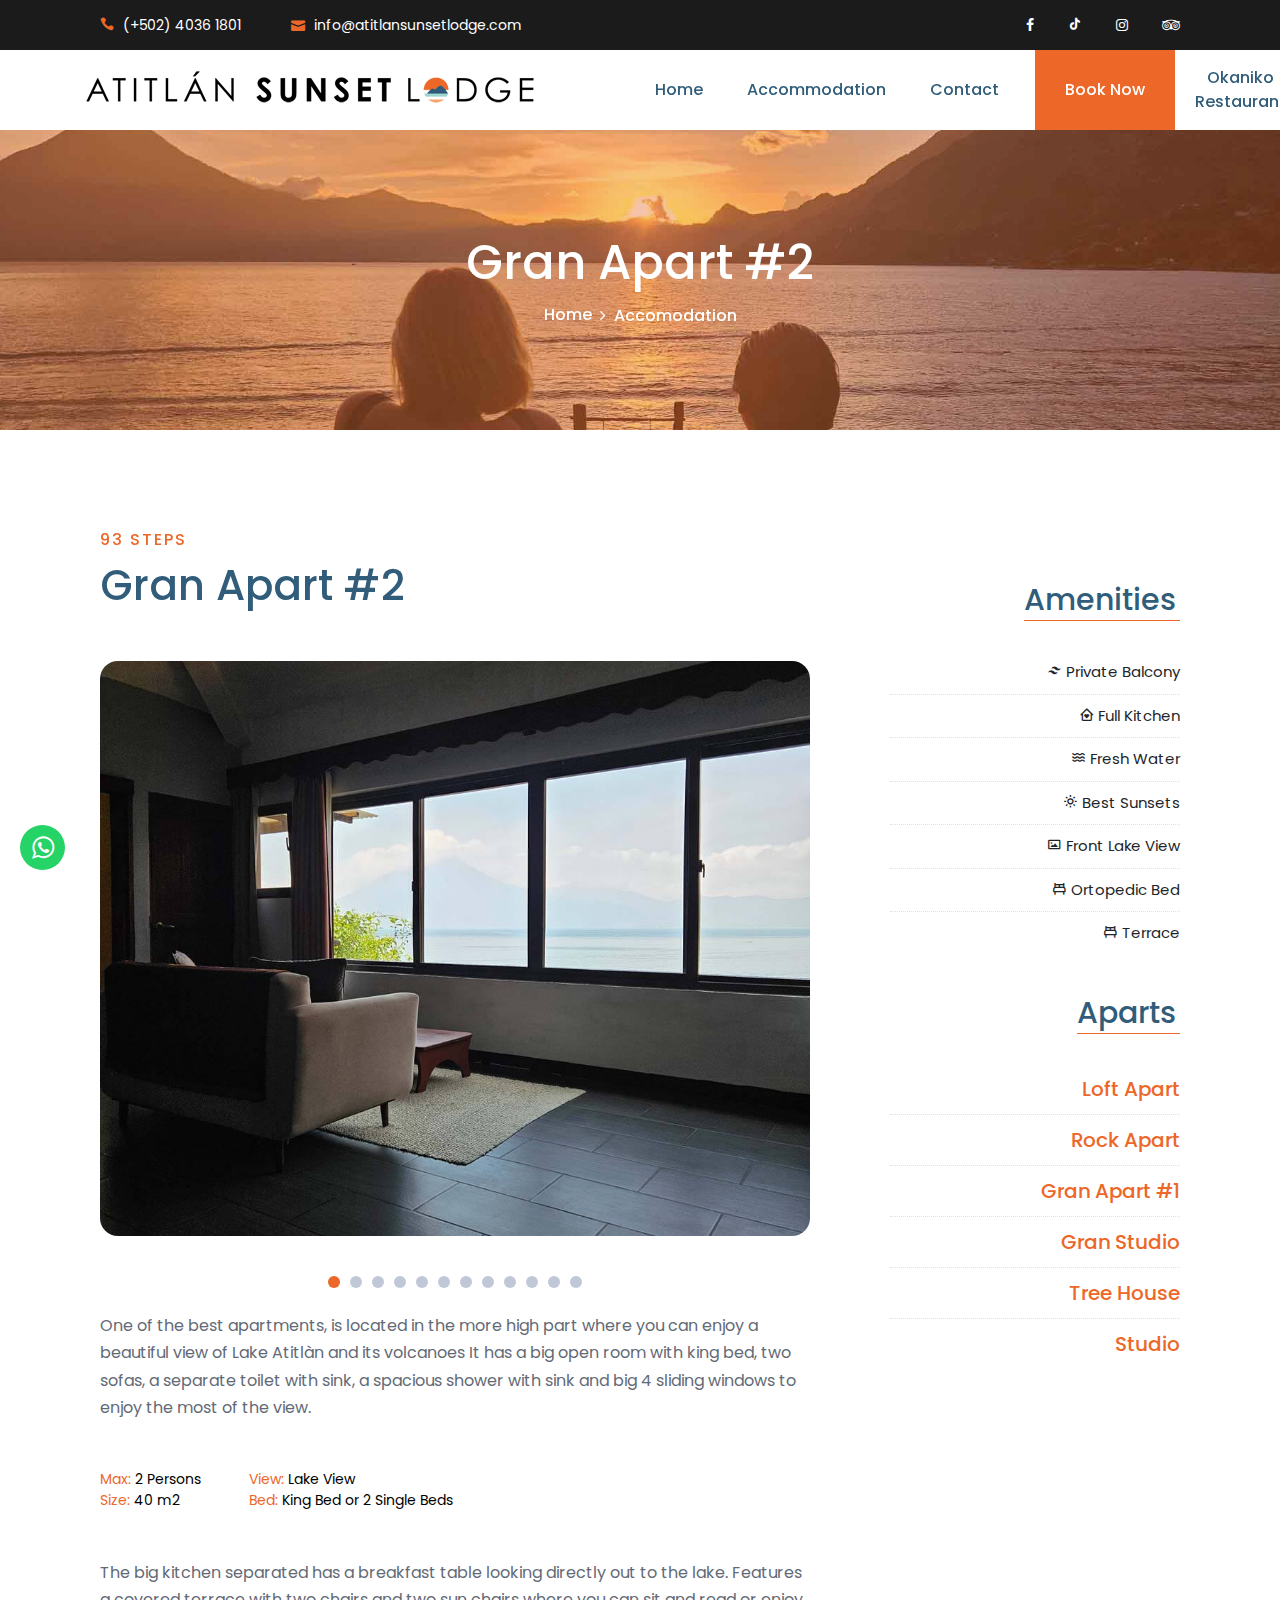
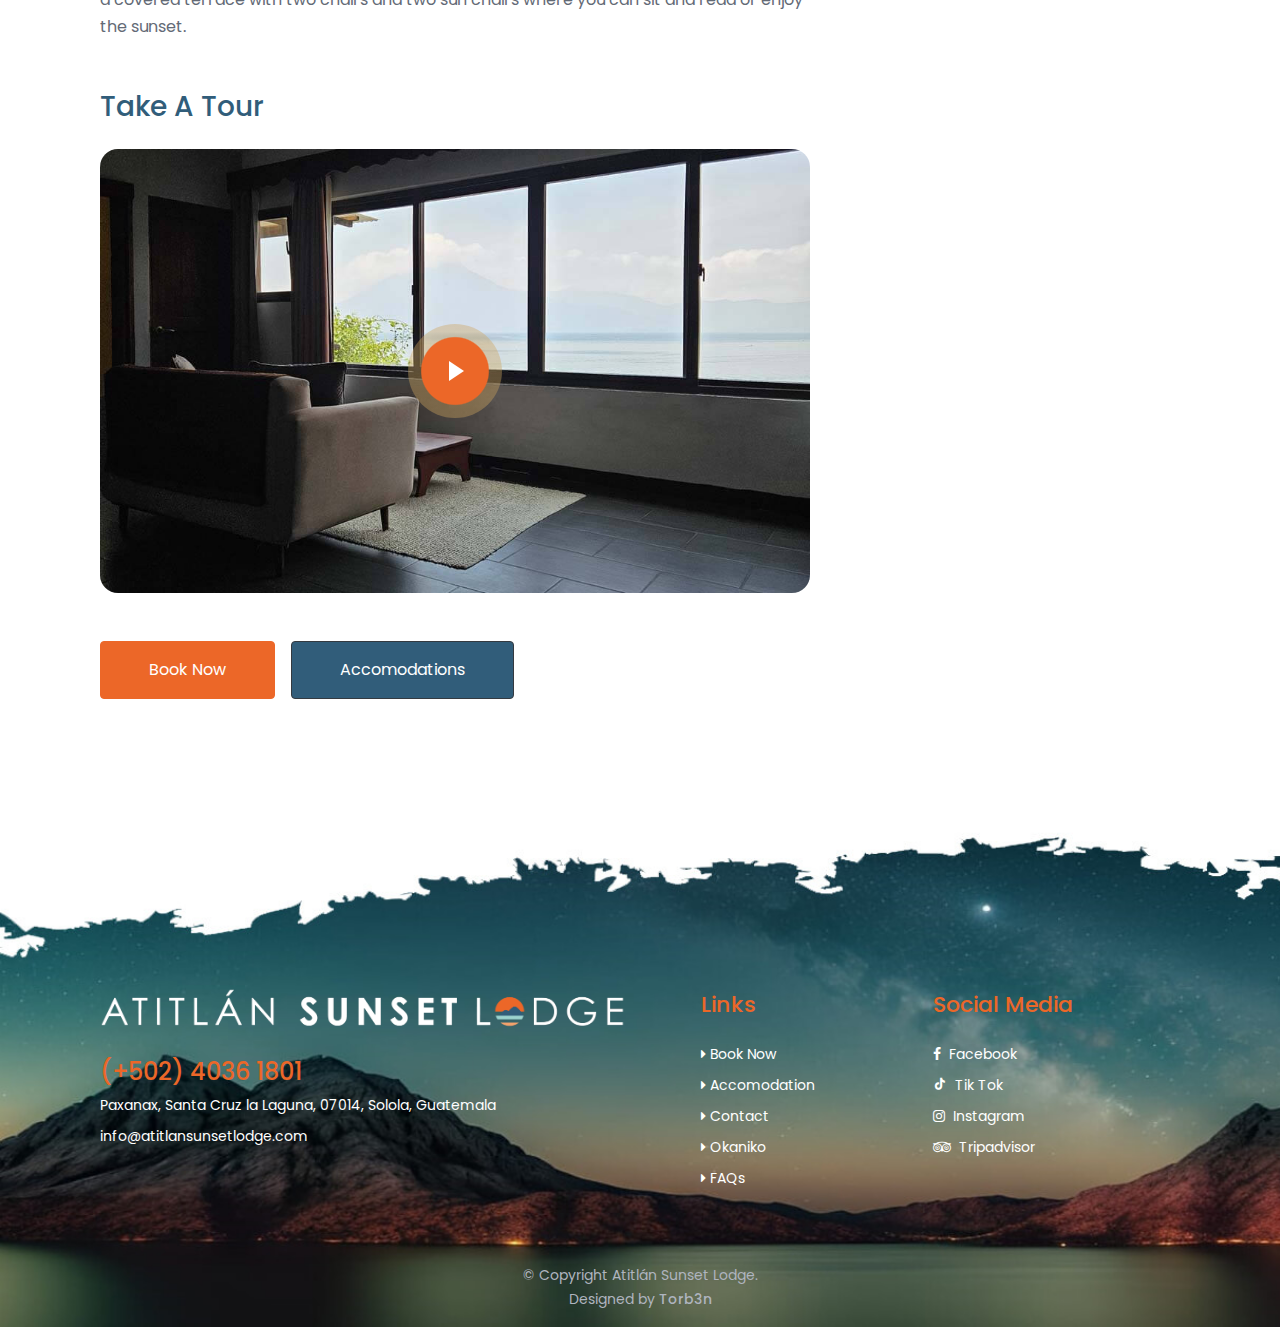
<file: apart2.html>
<!DOCTYPE html>
<html lang="en">

<head>
    <meta charset="UTF-8">
    <meta name="description" content="Discover the best place to stay in Peace Lake Atitlán. Our apartments offer breathtaking views and luxurious amenities. Book now!">
    <meta http-equiv="X-UA-Compatible" content="IE=edge">
    <meta name="viewport" content="width=device-width, initial-scale=1, shrink-to-fit=no">

    <!-- Title -->
    <title>The Best Place To Stay in Peace Lake Atitlán | Luxury Apartments</title>

    <!-- Favicon -->
    <link rel="icon" href="./img/core-img/favicon.png">

    <!-- Stylesheet -->
    <link rel="stylesheet" href="style.css">
    <link href="css/boxicons/css/boxicons.css" rel="stylesheet">
</head>

<body>
    <!-- Preloader -->
    <div id="preloader">
        <div class="loader"></div>
    </div>
    <!-- /Preloader -->

    <!-- Header Area Start -->
    <header class="header-area">
        

        <!-- Top Header Area Start -->
        <div class="top-header-area">
            <div class="container">
                <div class="row">

                    <div class="col-6">
                        <div class="top-header-content">
                            <a href="#"><i class="icon_phone"></i> <span>(+502) 4036 1801</span></a>
                            <a href="#"><i class="icon_mail"></i> <span>info@atitlansunsetlodge.com</span></a>
                        </div>
                    </div>

                    <div class="col-6">
                        <div class="top-header-content">
                            <!-- Top Social Area -->
                            <div class="top-social-area ml-auto">
                                <a href="https://www.facebook.com/AtitlanSunsetLodge/"><i class="fa fa-facebook" aria-hidden="true"></i></a>
                                <a href="https://www.tiktok.com/@atitlansunsetlodge"><i class="bx bxl-tiktok" aria-hidden="true"></i></a>
                                <a href="https://www.instagram.com/atitlansunsetlodge/"><i class="fa fa-instagram" aria-hidden="true"></i></a>
                                <a href="https://www.tripadvisor.com/Hotel_Review-g313832-d17740746-Reviews-Atitlan_Sunset_Lodge-Santa_Cruz_La_Laguna_Lake_Atitlan_Solola_Department_Western_High.html"><i class="fa fa-tripadvisor" aria-hidden="true"></i></a>
                            </div>
                        </div>
                    </div>

                </div>
            </div>
        </div>
        <!-- Top Header Area End -->

        <!-- Main Header Start -->
        <div class="main-header-area">
            <div class="classy-nav-container breakpoint-off">
                <div class="container">
                    <!-- Classy Menu -->
                    <nav class="classy-navbar justify-content-between" id="sunsetNav">

                        <!-- Logo -->
                        <a class="nav-brand pb-2" href="index.html"><img src="./img/core-img/logo.png" alt="Atitlan Sunset Lodge"></a>

                        <!-- Navbar Toggler -->
                        <div class="classy-navbar-toggler">
                            <span class="navbarToggler"><span></span><span></span><span></span></span>
                        </div>
                        
                        <!-- Menu -->
                        <div class="classy-menu">
                            <!-- Aquí agregamos la imagen -->
                            <img src="./img/core-img/logo.png" class="menu-image" alt="Menu Image">
                        
                            <!-- Menu Close Button -->
                            <div class="classycloseIcon">
                                <div class="cross-wrap"><span class="top"></span><span class="bottom"></span></div>
                            </div>
                            <!-- Nav Start -->
                            <div class="classynav">
                                <ul id="nav">
                                    <li><a href="./index.html">Home</a></li>
                                    <li><a href="./accomodation.html">Accommodation</a></li>
                                    <li><a href="./contact.html">Contact</a></li>
                                </ul>
                                <div class="book-now-btn ml-lg-3" style="display: flex; justify-content: center; align-items: center; height: 100%;">
                                    <a href="https://hotels.cloudbeds.com/reservation/YocaVm">Book Now</a>
                                </div>
                                                               
                                <ul id="nav">
                                    <li class="resto"><a href="https://okanikorestaurant.com" style="line-height: 1.5;">Okaniko <br>Restaurant</a></li>
                                </ul>
                                
                            </div>
                            <!-- Nav End -->
                        </div>
                        
                        <!-- Book Now -->
                        
                    </nav>
                </div>
            </div>
        </div>
    </header>
    <!-- Header Area End -->

    <!-- Breadcrumb Area Start -->
    <div class="breadcrumb-area bg-img bg-overlay jarallax" style="background-image: url(img/bg-img/hero1.jpg);">
        <div class="container h-100">
            <div class="row h-100 align-items-center">
                <div class="col-12">
                    <div class="breadcrumb-content text-center">
                        <h2 class="page-title">Gran Apart #2</h2>
                        <nav aria-label="breadcrumb">
                            <ol class="breadcrumb justify-content-center">
                                <li class="breadcrumb-item"><a href="index.html">Home</a></li>
                                <li class="breadcrumb-item active"><a href="accomodation.html">Accomodation</a></li>
                            </ol>
                        </nav>
                    </div>
                </div>
            </div>
        </div>
    </div>
    <!-- Breadcrumb Area End -->

    <!-- Rooms Area Start -->
    <div class="sunset-rooms-area section-padding-100">
        <div class="container">
            <div class="row align-items-center align-items-lg-start">
                <div class="col-lg-8 col-md-12">
                    <!-- Section Heading -->
                    <div class="section-heading">
                        <h6>93 Steps</h6>
                        <h2>Gran Apart #2</h2>
                    </div>
                    
                    <div class="testimonial-slides owl-carousel">
                        <div class="single-testimonial-slide">
                            <img src="img/accomodation/apart2/0.jpg" alt="Atitlan Sunset Lodge">
                        </div>
                        <div class="single-testimonial-slide">
                            <img src="img/accomodation/apart2/1.jpg" alt="Atitlan Sunset Lodge">
                        </div>
                        <div class="single-testimonial-slide">
                            <img src="img/accomodation/apart2/2.jpg" alt="Atitlan Sunset Lodge">
                        </div>
                        <div class="single-testimonial-slide">
                            <img src="img/accomodation/apart2/3.jpg" alt="Atitlan Sunset Lodge">
                        </div>
                        <div class="single-testimonial-slide">
                            <img src="img/accomodation/apart2/4.jpg" alt="Atitlan Sunset Lodge">
                        </div>
                        <div class="single-testimonial-slide">
                            <img src="img/accomodation/apart2/5.jpg" alt="Atitlan Sunset Lodge">
                        </div>
                        <div class="single-testimonial-slide">
                            <img src="img/accomodation/apart2/6.jpg" alt="Atitlan Sunset Lodge">
                        </div>
                        <div class="single-testimonial-slide">
                            <img src="img/accomodation/apart2/7.jpg" alt="Atitlan Sunset Lodge">
                        </div>
                        <div class="single-testimonial-slide">
                            <img src="img/accomodation/apart2/8.jpg" alt="Atitlan Sunset Lodge">
                        </div>
                        <div class="single-testimonial-slide">
                            <img src="img/accomodation/apart2/9.jpg" alt="Atitlan Sunset Lodge">
                        </div>
                        <div class="single-testimonial-slide">
                            <img src="img/accomodation/apart2/10.jpg" alt="Atitlan Sunset Lodge">
                        </div>
                        <div class="single-testimonial-slide">
                            <img src="img/accomodation/apart2/11.jpg" alt="Atitlan Sunset Lodge">
                        </div>
                    </div>
                

                    <div class="room-single mt-4 mb-5">
                        <p>One of the best apartments, is located in the more high part where you can enjoy a beautiful view of Lake Atitlàn and its volcanoes
                            It has a big open room with king bed, two sofas, a separate toilet with sink, a spacious shower with sink and big 4 sliding windows to enjoy the most of the view.</p>
                        <div class="d-md-flex mt-5 mb-5">
                            <ul class="list">
                                <li><span>Max:</span> 2 Persons</li>
                                <li><span>Size:</span> 40 m2</li>
                            </ul>
                            <ul class="list ml-md-5">
                                <li><span>View:</span> Lake View</li>
                                <li><span>Bed:</span> King Bed or 2 Single Beds</li>
                            </ul>
                        </div>
                         <p>The big kitchen separated has a  breakfast table looking directly out to the lake. Features a covered terrace with two chairs and  two sun chairs where you can sit and read or enjoy the sunset.</p>
                    </div>

                    <div class="room-single mb-5 mt-4">
                        <h3 class="mb-4">Take A Tour</h3>
                        <div style="position: relative; display: inline-block;">
                            <img src="img/rooms/apart2.jpg" alt="Image placeholder" class="img-fluid" style="border-radius: 18px;">
                            <a href="https://youtube.com/shorts/73J-svSxzkc" class="popup-youtube play-btn" style="position: absolute; left: 50%; transform: translate(-50%, -50%);"></a>
                        </div>
                    </div>
                    <div class="button-apart">
                        <a href="https://hotels.cloudbeds.com/reservation/YocaVm" class="btn btn-primary py-md-3 px-md-5 me-3 p-3" data-bs-toggle="modal"
                            data-bs-target="#video3Modal">Book Now</a>
                        <a href="accomodation.html" class="btn btn-dark py-md-3 px-md-5 p-3 ml-3" data-bs-toggle="modal"
                            data-bs-target="#video3Modal">Accomodations</a>
                    </div>                    
                </div>
            
                <div class="col-lg-4 col-md-12 mt-50">
                    <div class="sidebar-box">                    
                        <div class="categories pb-5">
                            <h3 class="line-button2">Amenities</h3>
                            <ul>
                                <li><i class='bx bxl-tailwind-css'></i> Private Balcony</li>
                                <li><i class='bx bx-home-heart'></i> Full Kitchen</li>
                                <li><i class='bx bx-water'></i> Fresh Water</li>
                                <li><i class='bx bx-sun'></i> Best Sunsets</li>
                                <li><i class='bx bx-image'></i> Front Lake View</li>
                                <li><i class='bx bx-bed'></i> Ortopedic Bed</li>
                                <li><i class='bx bx-bed'></i> Terrace</li>
                            </ul>
                        </div>
                        <div class="categories">
                          <h3 class="line-button2">Aparts</h3>
                          <li><a href="loft.html">Loft Apart</a></li>
                          <li><a href="rock.html">Rock Apart</a></li>
                          <li><a href="apart1.html">Gran Apart #1</a></li>                          
                          <li><a href="gdstudio.html">Gran Studio</a></li>
                          <li><a href="treehouse.html">Tree House</a></li>
                          <li><a href="studio.html">Studio</a></li>
                        </div>
                    </div>
                </div>
            </div>
        </div>
    </div>
    <!-- Rooms Area End -->

    <!-- Footer Area Start -->
    <footer class="footer-area" style="background-image: url(img/bg-img/foot3.jpg);">
        <!-- Main Footer Area -->
        <div class="main-footer-area">
            <div class="container">
                <div class="row align-items-baseline justify-content-between">
                    <!-- Single Footer Widget Area -->
                    <div class="col-12 col-sm-6 col-lg-6">
                        <div class="single-footer-widget mb-30">
                            <!-- Footer Logo -->
                            <a href="index.html" class="footer-logo"><img src="img/core-img/logo2.png" alt="Atitlan Sunset Lodge"></a>

                            <h4>(+502) 4036 1801</h4>
                            <span>Paxanax, Santa Cruz la Laguna, 07014, Solola, Guatemala</span>                            
                            <span>info@atitlansunsetlodge.com</span>
                        </div>
                    </div>

                    <!-- Single Footer Widget Area -->
                    <div class="col-6 col-sm-4 col-lg-2">
                        <div class="single-footer-widget mb-20">
                            <!-- Widget Title -->
                            <h5 class="widget-title">Links</h5>

                            <!-- Footer Nav -->
                            <ul class="footer-nav">
                                <li><a href="https://hotels.cloudbeds.com/reservation/YocaVm"><i class="fa fa-caret-right" aria-hidden="true"></i> Book Now</a></li>
                                <li><a href="accomodation.html"><i class="fa fa-caret-right" aria-hidden="true"></i> Accomodation</a></li>
                                <li><a href="contact.html"><i class="fa fa-caret-right" aria-hidden="true"></i> Contact</a></li>
                                <li><a href="https://okanikorestaurant.com"><i class="fa fa-caret-right" aria-hidden="true"></i> Okaniko</a></li>
                                <li><a href="faq.html"><i class="fa fa-caret-right" aria-hidden="true"></i> FAQs</a></li>
                            </ul>
                        </div>
                    </div>
                    
                    <!-- Single Footer Widget Area -->
                    <div class="col-6 col-sm-8 col-lg-3">
                        <div class="single-footer-widget mb-20">
                            <!-- Widget Title -->
                            <h5 class="widget-title">Social Media</h5>

                            <!-- Footer Nav -->
                            <ul class="footer-nav">
                                <li><a href="https://www.facebook.com/AtitlanSunsetLodge/"><i class="fa fa-facebook" aria-hidden="true"></i>&nbsp; Facebook</a></li>
                                <li><a href="https://www.tiktok.com/@atitlansunsetlodge"><i class="bx bxl-tiktok" aria-hidden="true"></i>&nbsp; Tik Tok</a></li>
                                <li><a href="https://www.instagram.com/atitlansunsetlodge/"><i class="fa fa-instagram" aria-hidden="true"></i>&nbsp; Instagram</a></li>
                                <li><a href="https://www.tripadvisor.com/Hotel_Review-g313832-d17740746-Reviews-Atitlan_Sunset_Lodge-Santa_Cruz_La_Laguna_Lake_Atitlan_Solola_Department_Western_High.html"><i class="fa fa-tripadvisor" aria-hidden="true"></i>&nbsp; Tripadvisor</a></li>
                            </ul>
                        </div>
                    </div>
                </div>
            </div>
        </div>

        <!-- Copywrite Area -->
        <div class="container">
            <div class="copywrite-content">
                <div class="row align-items-center">
                    <div class="col-12 col-md-12">
                        <!-- Copywrite Text -->
                        <div class="copywrite-text">
                            <p>
                            © Copyright Atitlán Sunset Lodge.<br>Designed by <a href="https://www.linkedin.com/in/marcos-berton/" target="_blank">Torb3n</a>
                            </p>
                        </div>
                    </div>
                </div>
            </div>
        </div>
    </footer>
    <!-- Footer Area End -->

    <!-- **** All JS Files ***** -->
    <!-- jQuery 2.2.4 -->
    <script src="js/jquery.min.js"></script>
    <!-- Popper -->
    <script src="js/popper.min.js"></script>
    <!-- Bootstrap -->
    <script src="js/bootstrap.min.js"></script>
    <!-- All Plugins -->
    <script src="js/sunset.bundle.js"></script>
    <!-- Active -->
    <script src="js/default-assets/active.js"></script>
    
    

    <a href="https://wa.me/50240361801" class="whatsapp-button" target="_blank"><i class="fa fa-whatsapp"></i></a>

</body>

</html>
</file>
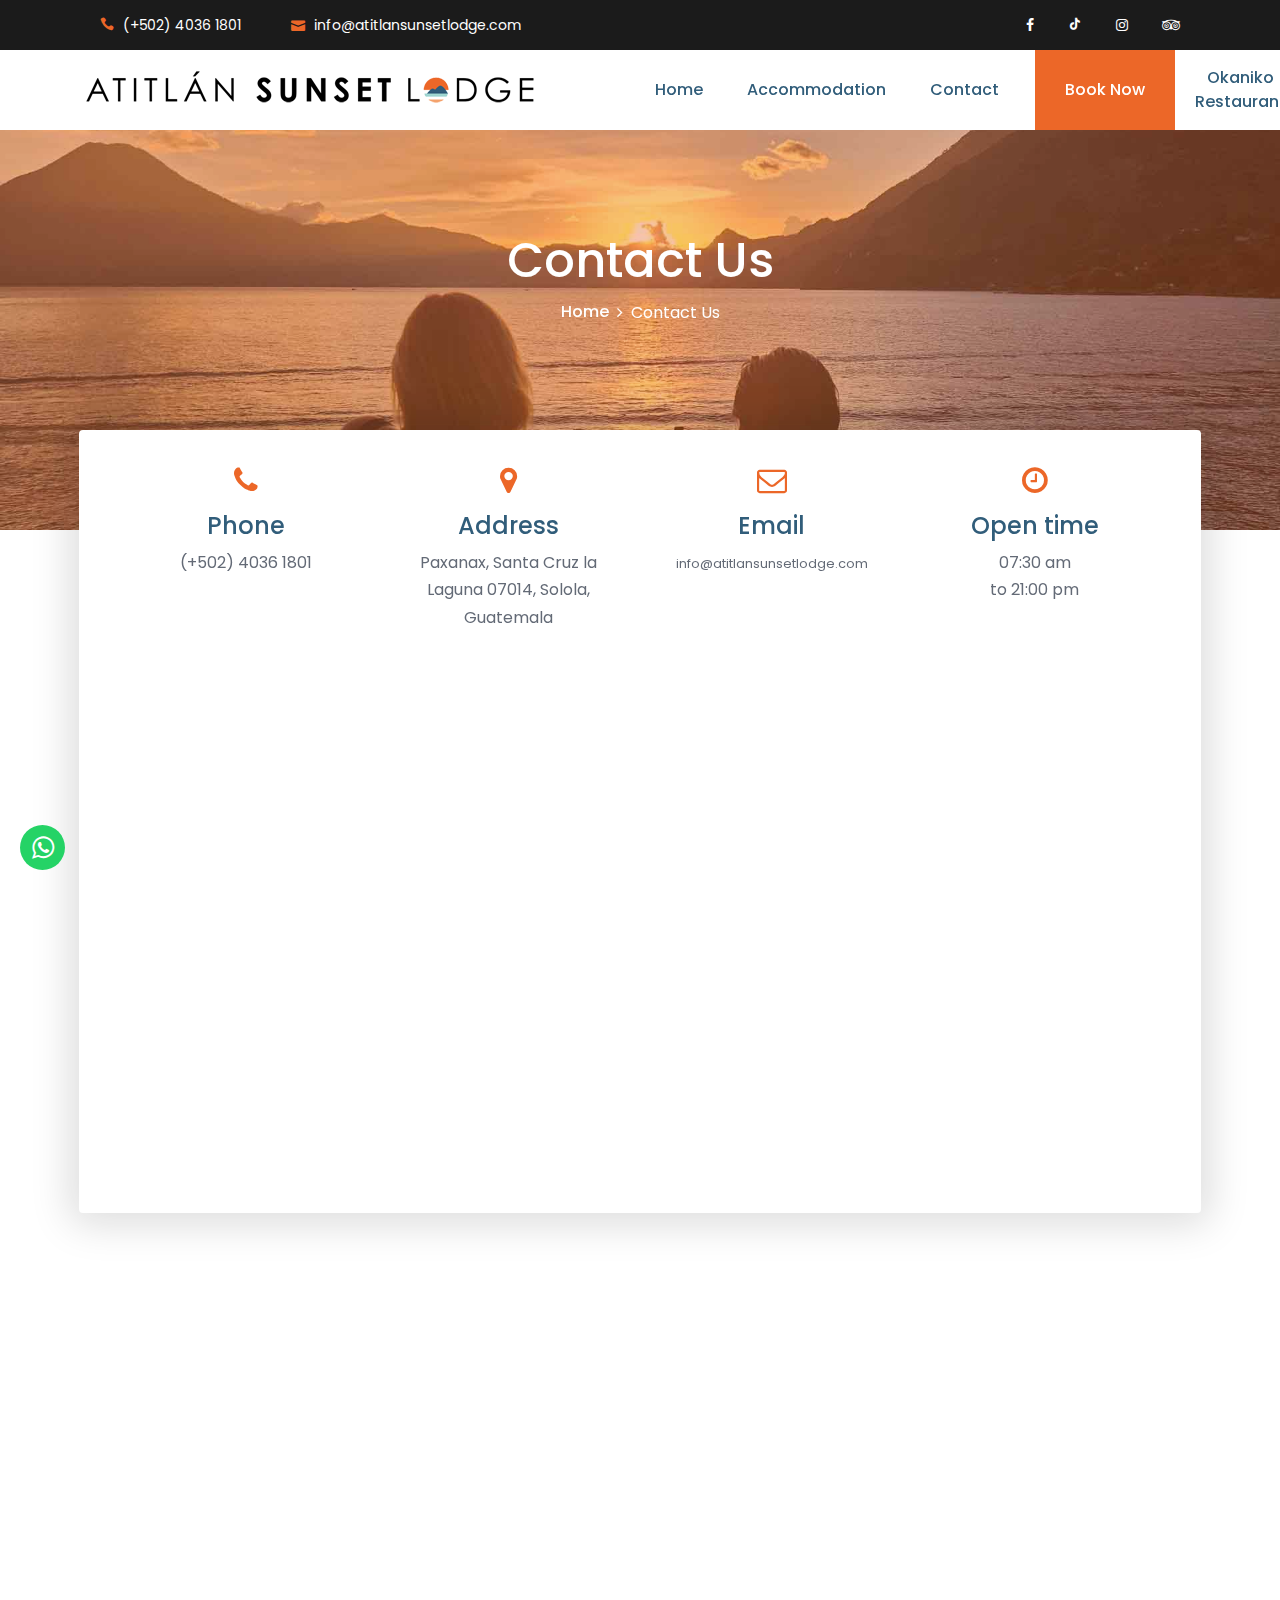
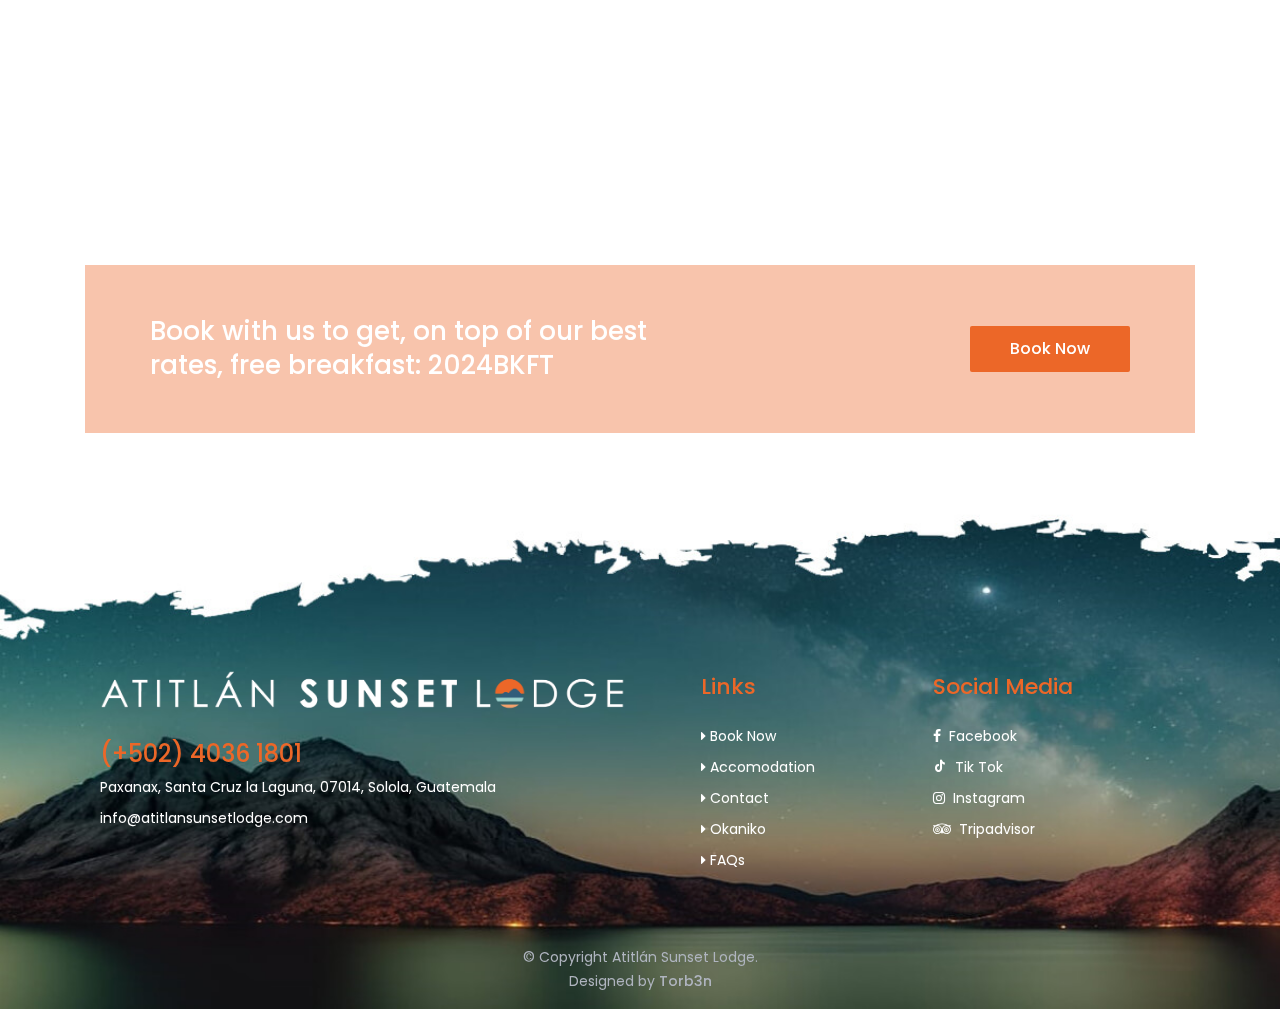
<file: contact.html>
<!DOCTYPE html>
<html lang="en">

<head>
    <meta charset="UTF-8">
    <meta name="description" content="Discover the best place to stay in Peace Lake Atitlán. Our apartments offer breathtaking views and luxurious amenities. Book now!">
    <meta http-equiv="X-UA-Compatible" content="IE=edge">
    <meta name="viewport" content="width=device-width, initial-scale=1, shrink-to-fit=no">

    <!-- Title -->
    <title>The Best Place To Stay in Peace Lake Atitlán | Luxury Apartments</title>

    <!-- Favicon -->
    <link rel="icon" href="./img/core-img/favicon.png">

    <!-- Stylesheet -->
    <link rel="stylesheet" href="style.css">
    <link href="css/boxicons/css/boxicons.css" rel="stylesheet">
</head>

<body>
    <!-- Preloader -->
    <div id="preloader">
        <div class="loader"></div>
    </div>
    <!-- /Preloader -->

    <!-- Header Area Start -->
    <header class="header-area">
        

        <!-- Top Header Area Start -->
        <div class="top-header-area">
            <div class="container">
                <div class="row">

                    <div class="col-6">
                        <div class="top-header-content">
                            <a href="#"><i class="icon_phone"></i> <span>(+502) 4036 1801</span></a>
                            <a href="#"><i class="icon_mail"></i> <span>info@atitlansunsetlodge.com</span></a>
                        </div>
                    </div>

                    <div class="col-6">
                        <div class="top-header-content">
                            <!-- Top Social Area -->
                            <div class="top-social-area ml-auto">
                                <a href="https://www.facebook.com/AtitlanSunsetLodge/"><i class="fa fa-facebook" aria-hidden="true"></i></a>
                                <a href="https://www.tiktok.com/@atitlansunsetlodge"><i class="bx bxl-tiktok" aria-hidden="true"></i></a>
                                <a href="https://www.instagram.com/atitlansunsetlodge/"><i class="fa fa-instagram" aria-hidden="true"></i></a>
                                <a href="https://www.tripadvisor.com/Hotel_Review-g313832-d17740746-Reviews-Atitlan_Sunset_Lodge-Santa_Cruz_La_Laguna_Lake_Atitlan_Solola_Department_Western_High.html"><i class="fa fa-tripadvisor" aria-hidden="true"></i></a>
                            </div>
                        </div>
                    </div>

                </div>
            </div>
        </div>
        <!-- Top Header Area End -->

        <!-- Main Header Start -->
        <div class="main-header-area">
            <div class="classy-nav-container breakpoint-off">
                <div class="container">
                    <!-- Classy Menu -->
                    <nav class="classy-navbar justify-content-between" id="sunsetNav">

                        <!-- Logo -->
                        <a class="nav-brand pb-2" href="index.html"><img src="./img/core-img/logo.png" alt="Atitlan Sunset Lodge"></a>

                        <!-- Navbar Toggler -->
                        <div class="classy-navbar-toggler">
                            <span class="navbarToggler"><span></span><span></span><span></span></span>
                        </div>
                        
                        <!-- Menu -->
                        <div class="classy-menu">
                            <!-- Aquí agregamos la imagen -->
                            <img src="./img/core-img/logo.png" class="menu-image" alt="Menu Image">
                        
                            <!-- Menu Close Button -->
                            <div class="classycloseIcon">
                                <div class="cross-wrap"><span class="top"></span><span class="bottom"></span></div>
                            </div>
                            <!-- Nav Start -->
                            <div class="classynav">
                                <ul id="nav">
                                    <li><a href="./index.html">Home</a></li>
                                    <li><a href="./accomodation.html">Accommodation</a></li>
                                    <li><a href="./contact.html">Contact</a></li>
                                </ul>
                                <div class="book-now-btn ml-lg-3" style="display: flex; justify-content: center; align-items: center; height: 100%;">
                                    <a href="https://hotels.cloudbeds.com/reservation/YocaVm">Book Now</a>
                                </div>
                                                               
                                <ul id="nav">
                                    <li class="resto"><a href="https://okanikorestaurant.com" style="line-height: 1.5;">Okaniko <br>Restaurant</a></li>
                                </ul>
                                
                            </div>
                            <!-- Nav End -->
                        </div>
                        
                        <!-- Book Now -->
                        
                    </nav>
                </div>
            </div>
        </div>
    </header>
    <!-- Header Area End -->

    <!-- Breadcrumb Area Start -->
    <div class="breadcrumb-area contact-breadcrumb bg-img bg-overlay jarallax" style="background-image: url(img/bg-img/hero1.jpg);">
        <div class="container">
            <div class="row">
                <div class="col-12">
                    <div class="breadcrumb-content text-center mt-100">
                        <h2 class="page-title">Contact Us</h2>
                        <nav aria-label="breadcrumb">
                            <ol class="breadcrumb justify-content-center">
                                <li class="breadcrumb-item"><a href="index.html">Home</a></li>
                                <li class="breadcrumb-item active" aria-current="page">Contact Us</li>
                            </ol>
                        </nav>
                    </div>
                </div>
            </div>
        </div>
    </div>
    <!-- Breadcrumb Area End -->

    <!-- Google Maps & Contact Info Area Start -->
    <section class="google-maps-contact-info">
        <div class="container-fluid">
            <div class="google-maps-contact-content">
                <div class="row">
                    <!-- Single Contact Info -->
                    <div class="col-6 col-lg-3">
                        <div class="single-contact-info">
                            <i class="fa fa-phone" aria-hidden="true"></i>
                            <h4>Phone</h4>
                            <p>(+502) 4036 1801</p>
                        </div>
                    </div>
                    <!-- Single Contact Info -->
                    <div class="col-6 col-lg-3">
                        <div class="single-contact-info">
                            <i class="fa fa-map-marker" aria-hidden="true"></i>
                            <h4>Address</h4>
                            <p>Paxanax, Santa Cruz la Laguna
                                07014, Solola, Guatemala</p>
                        </div>
                    </div>
                    <!-- Single Contact Info -->
                    <div class="col-6 col-lg-3">
                        <div class="single-contact-info">
                            <i class="fa fa-envelope-o" aria-hidden="true"></i>
                            <h4>Email</h4>
                            <p><small>info@atitlansunsetlodge.com</small></p>
                        </div>
                    </div>
                    <!-- Single Contact Info -->
                    <div class="col-6 col-lg-3">
                        <div class="single-contact-info">
                            <i class="fa fa-clock-o" aria-hidden="true"></i>
                            <h4>Open time</h4>
                            <p>07:30 am <br>to 21:00 pm</p>
                        </div>
                    </div>                    
                </div>

                <!-- Google Maps -->
                <div class="google-maps">
                    <iframe src="https://www.google.com/maps/embed?pb=!1m14!1m8!1m3!1d51912.8551853191!2d-91.20135696348123!3d14.743882172283502!3m2!1i1024!2i768!4f13.1!3m3!1m2!1s0x85894b5c899aba4b%3A0x992ec750ab369de8!2sAtitlan%20Sunset%20Lodge!5e0!3m2!1ses-419!2sgt!4v1711565629514!5m2!1ses-419!2sgt" width="800" height="600" style="border:0;" allowfullscreen="" loading="lazy" referrerpolicy="no-referrer-when-downgrade"></iframe>
                </div>
            </div>
        </div>
    </section>
    <!-- Google Maps & Contact Info Area End -->

    <!-- Contact Form Area Start -->
    <div class="sunset-contact-form-area section-padding-100">
        <div class="container">
            <div class="row">
                <div class="col-12">
                    <!-- Section Heading -->
                    <div class="section-heading text-center wow fadeInUp" data-wow-delay="100ms">
                        <h6>Contact Us</h6>
                        <h2>Leave Message</h2>
                    </div>
                </div>
            </div>

            <div class="row">
                <div class="col-12">
                    <!-- Form -->
                    <div class="sunset-contact-form">                        
                        <div class="row">
                            <div class="col-12 col-lg-6 wow fadeInUp" data-wow-delay="100ms">
                                <input id="name" type="text" name="message-name" class="form-control mb-30" placeholder="Your Name">
                            </div>
                            <div class="col-12 col-lg-6 wow fadeInUp" data-wow-delay="100ms">
                                <input id="email" type="email" name="message-email" class="form-control mb-30" placeholder="Your Email">
                            </div>
                            <div class="col-12 wow fadeInUp" data-wow-delay="100ms">
                                <textarea id="message" name="message" class="form-control mb-30" placeholder="Your Message"></textarea>
                            </div>
                            <div class="col-12 text-center wow fadeInUp" data-wow-delay="100ms">
                                <button id="whatsappLink" type="submit" class="btn sunset-btn mt-15">Send Message</button>
                            </div>                                
                        </div>                       
                    </div>
                </div>
            </div>            
        </div>
    </div>
    <!-- Contact Form Area End -->

    <!-- Call To Action Area Start -->
    <section class="sunset-cta-area pb-5   ">
        <div class="container">
            <div class="cta-content bg-img bg-overlay jarallax" style="background-image: url(img/bg-img/video-bg5.jpg);">
                <div class="row align-items-center">
                    <div class="col-12 col-md-7">
                        <div class="cta-text mb-50">
                            <h2>Book with us to get, on top of our best rates, free breakfast: 2024BKFT</h2>
                        </div>
                    </div>
                    <div class="promo col-12 col-md-5">
                        <a href="https://hotels.cloudbeds.com/reservation/YocaVm" class="btn sunset-btn mb-50">Book Now</a>
                    </div>                                       
                </div>
            </div>
        </div>
    </section>
    <!-- Call To Action Area End -->

   

    <!-- Footer Area Start -->
    <footer class="footer-area" style="background-image: url(img/bg-img/foot3.jpg);">
        <!-- Main Footer Area -->
        <div class="main-footer-area">
            <div class="container">
                <div class="row align-items-baseline justify-content-between">
                    <!-- Single Footer Widget Area -->
                    <div class="col-12 col-sm-6 col-lg-6">
                        <div class="single-footer-widget mb-30">
                            <!-- Footer Logo -->
                            <a href="index.html" class="footer-logo"><img src="img/core-img/logo2.png" alt="Atitlan Sunset Lodge"></a>

                            <h4>(+502) 4036 1801</h4>
                            <span>Paxanax, Santa Cruz la Laguna, 07014, Solola, Guatemala</span>                            
                            <span>info@atitlansunsetlodge.com</span>
                        </div>
                    </div>

                    <!-- Single Footer Widget Area -->
                    <div class="col-6 col-sm-4 col-lg-2">
                        <div class="single-footer-widget mb-20">
                            <!-- Widget Title -->
                            <h5 class="widget-title">Links</h5>

                            <!-- Footer Nav -->
                            <ul class="footer-nav">
                                <li><a href="https://hotels.cloudbeds.com/reservation/YocaVm"><i class="fa fa-caret-right" aria-hidden="true"></i> Book Now</a></li>
                                <li><a href="accomodation.html"><i class="fa fa-caret-right" aria-hidden="true"></i> Accomodation</a></li>
                                <li><a href="contact.html"><i class="fa fa-caret-right" aria-hidden="true"></i> Contact</a></li>
                                <li><a href="https://okanikorestaurant.com"><i class="fa fa-caret-right" aria-hidden="true"></i> Okaniko</a></li>
                                <li><a href="faq.html"><i class="fa fa-caret-right" aria-hidden="true"></i> FAQs</a></li>
                            </ul>
                        </div>
                    </div>
                    
                    <!-- Single Footer Widget Area -->
                    <div class="col-6 col-sm-8 col-lg-3">
                        <div class="single-footer-widget mb-20">
                            <!-- Widget Title -->
                            <h5 class="widget-title">Social Media</h5>

                            <!-- Footer Nav -->
                            <ul class="footer-nav">
                                <li><a href="https://www.facebook.com/AtitlanSunsetLodge/"><i class="fa fa-facebook" aria-hidden="true"></i>&nbsp; Facebook</a></li>
                                <li><a href="https://www.tiktok.com/@atitlansunsetlodge"><i class="bx bxl-tiktok" aria-hidden="true"></i>&nbsp; Tik Tok</a></li>
                                <li><a href="https://www.instagram.com/atitlansunsetlodge/"><i class="fa fa-instagram" aria-hidden="true"></i>&nbsp; Instagram</a></li>
                                <li><a href="https://www.tripadvisor.com/Hotel_Review-g313832-d17740746-Reviews-Atitlan_Sunset_Lodge-Santa_Cruz_La_Laguna_Lake_Atitlan_Solola_Department_Western_High.html"><i class="fa fa-tripadvisor" aria-hidden="true"></i>&nbsp; Tripadvisor</a></li>
                            </ul>
                        </div>
                    </div>
                </div>
            </div>
        </div>

        <!-- Copywrite Area -->
        <div class="container">
            <div class="copywrite-content">
                <div class="row align-items-center">
                    <div class="col-12 col-md-12">
                        <!-- Copywrite Text -->
                        <div class="copywrite-text">
                            <p>
                            © Copyright Atitlán Sunset Lodge.<br>Designed by <a href="https://www.linkedin.com/in/marcos-berton/" target="_blank">Torb3n</a>
                            </p>
                        </div>
                    </div>
                </div>
            </div>
        </div>
    </footer>
    <!-- Footer Area End -->
    
    <!-- **** All JS Files ***** -->
    <!-- jQuery 2.2.4 -->
    <script src="js/jquery.min.js"></script>
    <!-- Popper -->
    <script src="js/popper.min.js"></script>
    <!-- Bootstrap -->
    <script src="js/bootstrap.min.js"></script>
    <!-- All Plugins -->
    <script src="js/sunset.bundle.js"></script>
    <!-- Active -->
    <script src="js/default-assets/active.js"></script>

    <a href="https://wa.me/50240361801" class="whatsapp-button" target="_blank"><i class="fa fa-whatsapp"></i></a>
    

</body>

</html>
</file>
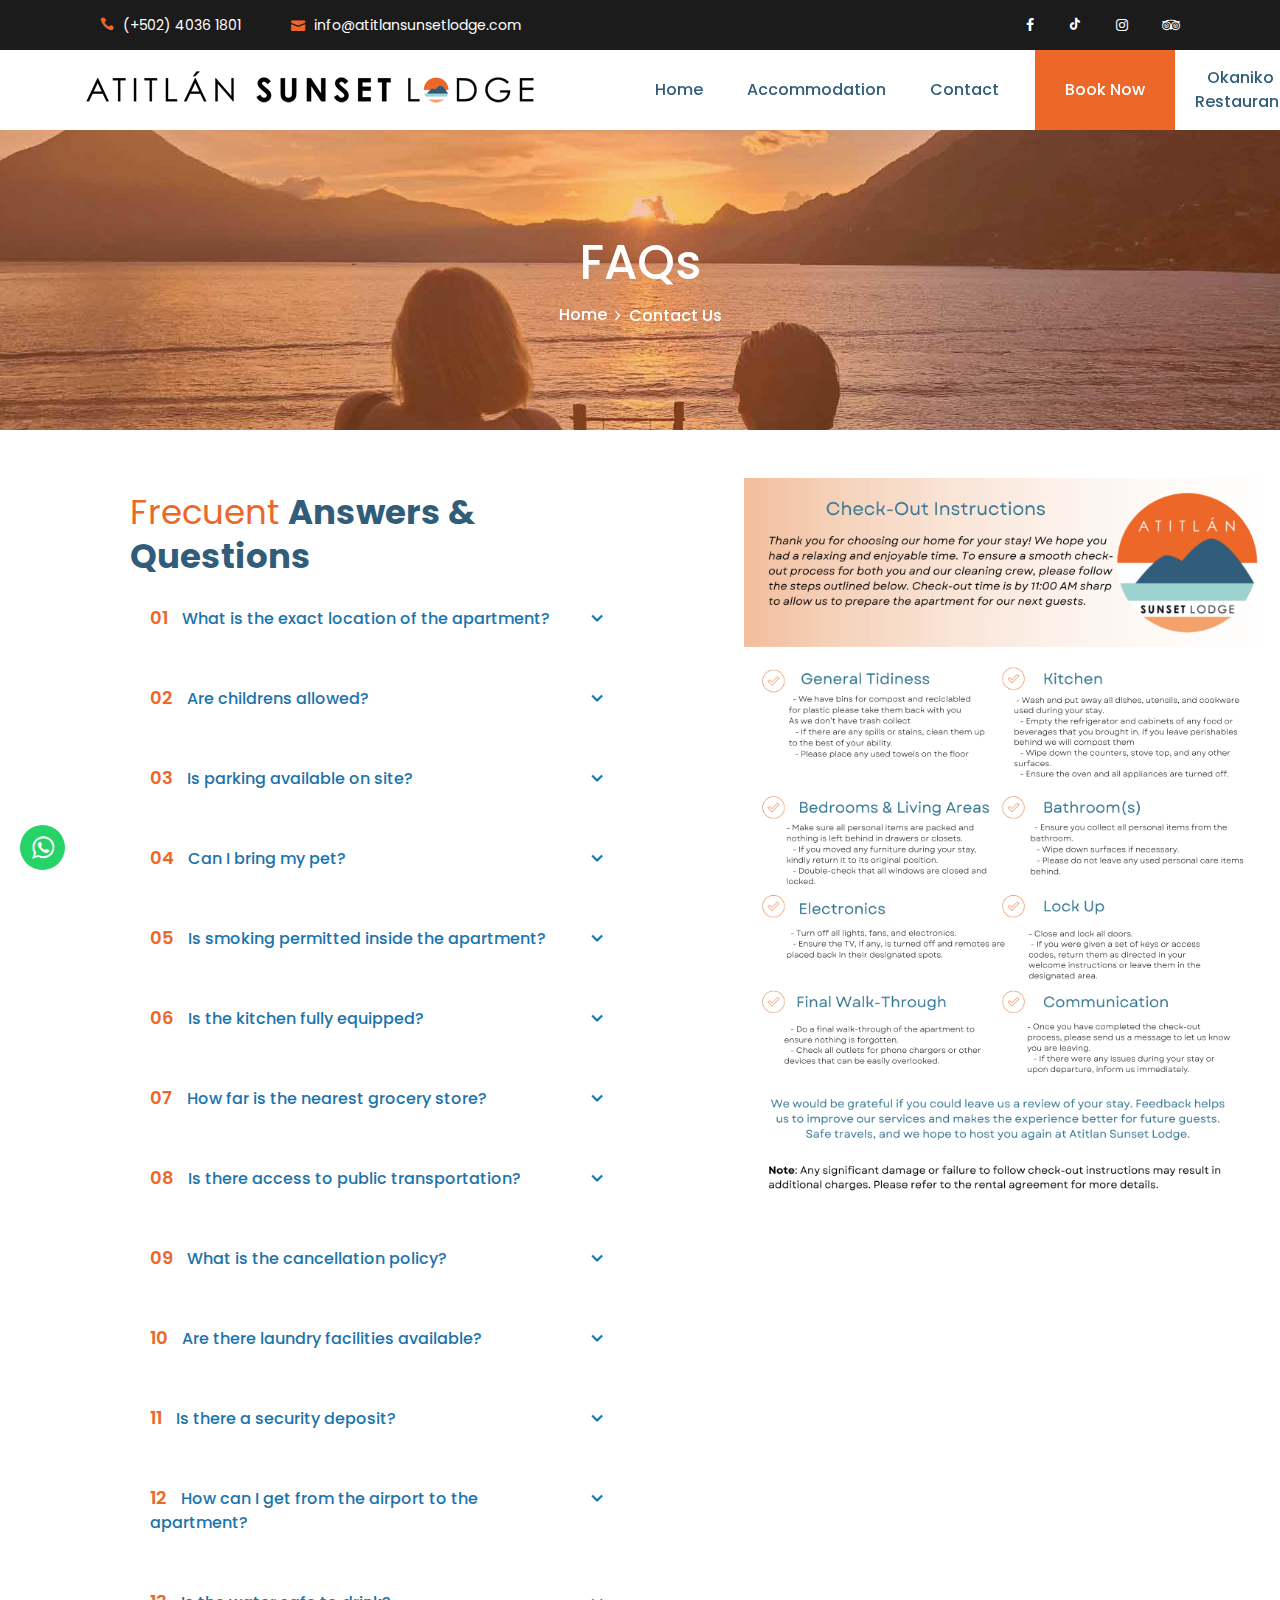
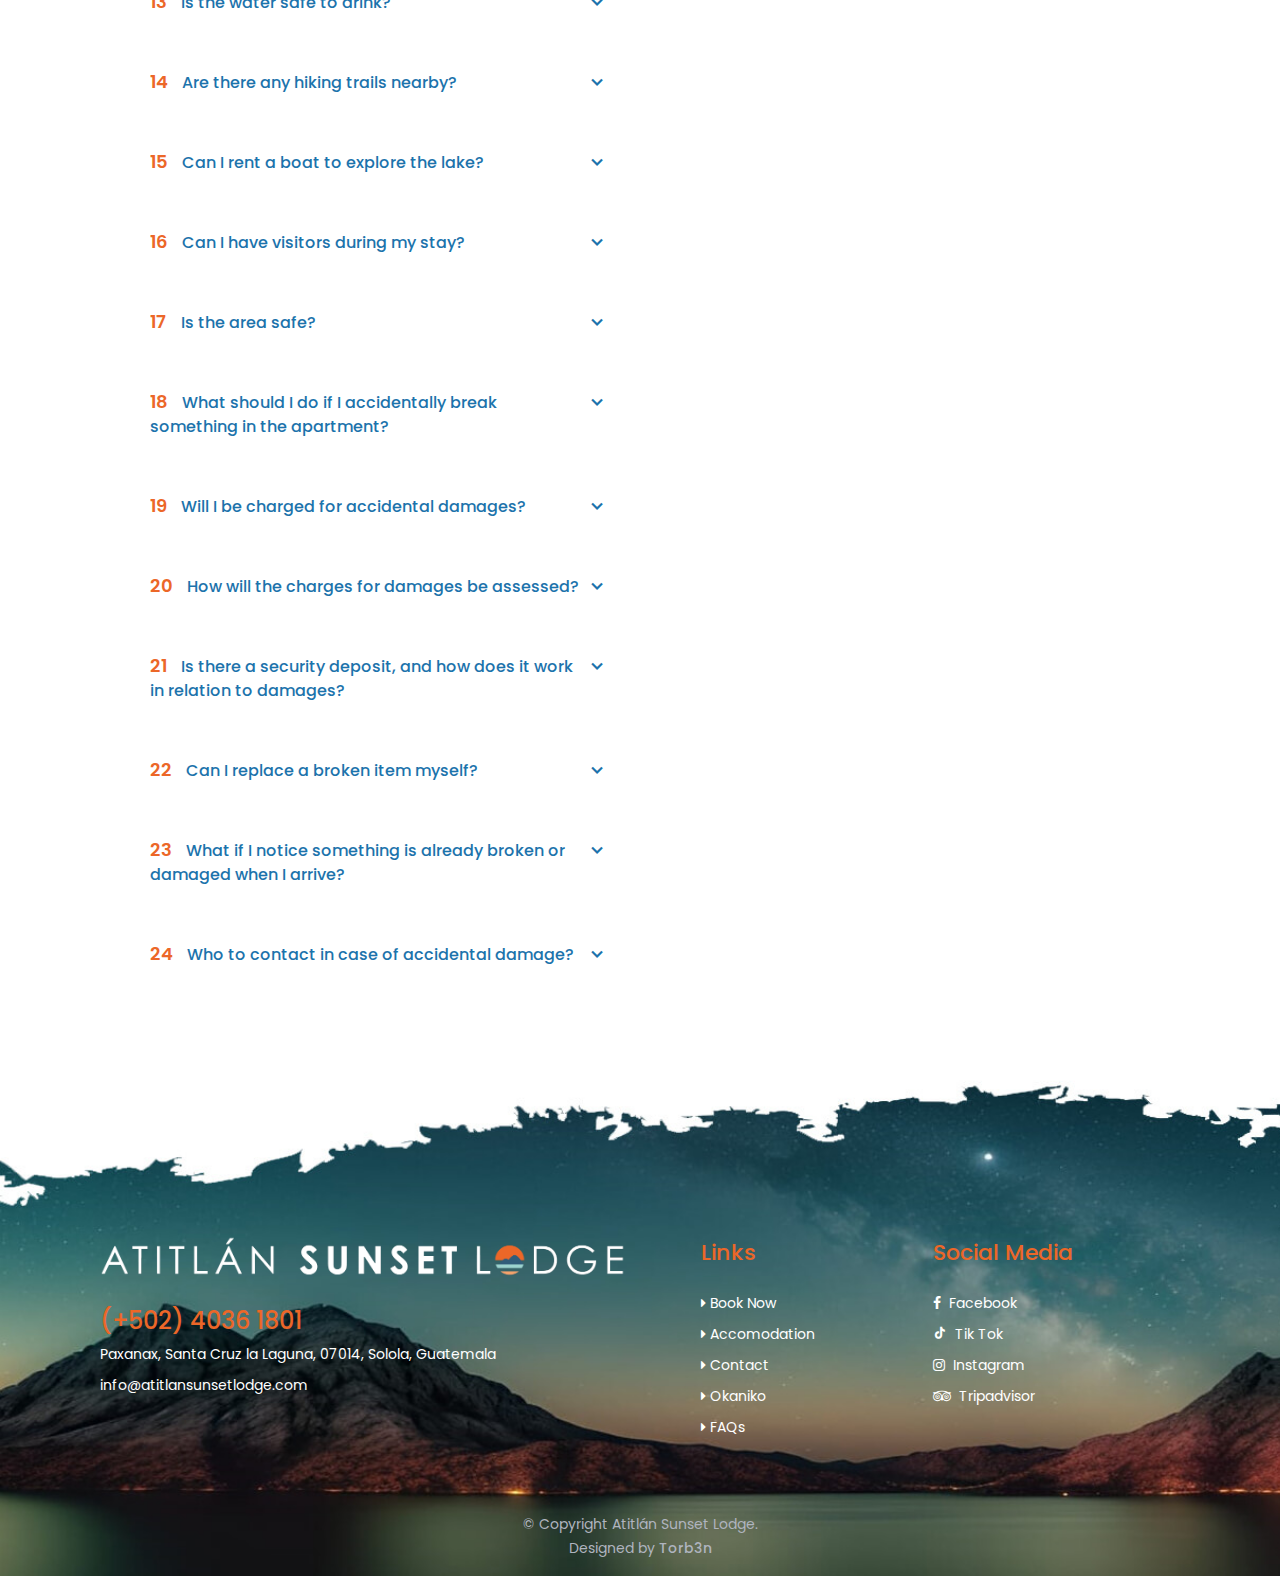
<file: faq.html>
<!DOCTYPE html>
<html lang="en">

<head>
    <meta charset="UTF-8">
    <meta name="description" content="Discover the best place to stay in Peace Lake Atitlán. Our apartments offer breathtaking views and luxurious amenities. Book now!">
    <meta http-equiv="X-UA-Compatible" content="IE=edge">
    <meta name="viewport" content="width=device-width, initial-scale=1, shrink-to-fit=no">

    <!-- Title -->
    <title>The Best Place To Stay in Peace Lake Atitlán | Luxury Apartments</title>

    <!-- Favicon -->
    <link rel="icon" href="./img/core-img/favicon.png">

    <!-- Stylesheet -->
    <link rel="stylesheet" href="style.css">
    <link href="css/boxicons/css/boxicons.css" rel="stylesheet">
</head>

<body>
    <!-- Preloader -->
    <div id="preloader">
        <div class="loader"></div>
    </div>
    <!-- /Preloader -->

    <!-- Header Area Start -->
    <header class="header-area">
        

        <!-- Top Header Area Start -->
        <div class="top-header-area">
            <div class="container">
                <div class="row">

                    <div class="col-6">
                        <div class="top-header-content">
                            <a href="#"><i class="icon_phone"></i> <span>(+502) 4036 1801</span></a>
                            <a href="#"><i class="icon_mail"></i> <span>info@atitlansunsetlodge.com</span></a>
                        </div>
                    </div>

                    <div class="col-6">
                        <div class="top-header-content">
                            <!-- Top Social Area -->
                            <div class="top-social-area ml-auto">
                                <a href="https://www.facebook.com/AtitlanSunsetLodge/"><i class="fa fa-facebook" aria-hidden="true"></i></a>
                                <a href="https://www.tiktok.com/@atitlansunsetlodge"><i class="bx bxl-tiktok" aria-hidden="true"></i></a>
                                <a href="https://www.instagram.com/atitlansunsetlodge/"><i class="fa fa-instagram" aria-hidden="true"></i></a>
                                <a href="https://www.tripadvisor.com/Hotel_Review-g313832-d17740746-Reviews-Atitlan_Sunset_Lodge-Santa_Cruz_La_Laguna_Lake_Atitlan_Solola_Department_Western_High.html"><i class="fa fa-tripadvisor" aria-hidden="true"></i></a>
                            </div>
                        </div>
                    </div>

                </div>
            </div>
        </div>
        <!-- Top Header Area End -->

        <!-- Main Header Start -->
        <div class="main-header-area">
            <div class="classy-nav-container breakpoint-off">
                <div class="container">
                    <!-- Classy Menu -->
                    <nav class="classy-navbar justify-content-between" id="sunsetNav">

                        <!-- Logo -->
                        <a class="nav-brand pb-2" href="index.html"><img src="./img/core-img/logo.png" alt="Atitlan Sunset Lodge"></a>

                        <!-- Navbar Toggler -->
                        <div class="classy-navbar-toggler">
                            <span class="navbarToggler"><span></span><span></span><span></span></span>
                        </div>
                        
                        <!-- Menu -->
                        <div class="classy-menu">
                            <!-- Aquí agregamos la imagen -->
                            <img src="./img/core-img/logo.png" class="menu-image" alt="Menu Image">
                        
                            <!-- Menu Close Button -->
                            <div class="classycloseIcon">
                                <div class="cross-wrap"><span class="top"></span><span class="bottom"></span></div>
                            </div>
                            <!-- Nav Start -->
                            <div class="classynav">
                                <ul id="nav">
                                    <li><a href="./index.html">Home</a></li>
                                    <li><a href="./accomodation.html">Accommodation</a></li>
                                    <li><a href="./contact.html">Contact</a></li>
                                </ul>
                                <div class="book-now-btn ml-lg-3" style="display: flex; justify-content: center; align-items: center; height: 100%;">
                                    <a href="https://hotels.cloudbeds.com/reservation/YocaVm">Book Now</a>
                                </div>
                                                               
                                <ul id="nav">
                                    <li class="resto"><a href="https://okanikorestaurant.com" style="line-height: 1.5;">Okaniko <br>Restaurant</a></li>
                                </ul>
                                
                            </div>
                            <!-- Nav End -->
                        </div>
                        
                        <!-- Book Now -->
                        
                    </nav>
                </div>
            </div>
        </div>
    </header>
    <!-- Header Area End -->

    <!-- Breadcrumb Area Start -->
    <div class="breadcrumb-area bg-img bg-overlay jarallax" style="background-image: url(img/bg-img/hero1.jpg);">
        <div class="container h-100">
            <div class="row h-100 align-items-center">
                <div class="col-12">
                    <div class="breadcrumb-content text-center">
                        <h2 class="page-title">FAQs</h2>
                        <nav aria-label="breadcrumb">
                            <ol class="breadcrumb justify-content-center">
                                <li class="breadcrumb-item"><a href="index.html">Home</a></li>
                                <li class="breadcrumb-item active"><a href="contact.html">Contact Us</a></li>
                            </ol>
                        </nav>
                    </div>
                </div>
            </div>
        </div>
    </div>
    <!-- Breadcrumb Area End -->

  
          <!-- ======= Faqs Section ======= -->
    <section id="why-us" class="why-us section-bg">
        <div class="container-fluid" data-aos="fade-up">
  
            <div class="row">
  
                <div class="col-lg-7 d-flex flex-column justify-content-center align-items-stretch order-lg-1">
    
                    <div class="content">
                        <h3><span>Frecuent </span><strong>Answers & Questions</strong></h3>
                                 <!-- <p>
                        Lorem ipsum dolor sit amet, consectetur adipiscing elit, sed do eiusmod tempor incididunt ut labore et dolore magna aliqua. Duis aute irure dolor in reprehenderit
                        </p>-->
                    </div>
        
                    <div class="accordion-list">
                        <ul>
                        <li>
                            <a data-bs-toggle="collapse" class="collapsed" data-bs-target="#accordion-list-1"><span>01</span> What is the exact location of the apartment? <i class="bx bx-chevron-down icon-show"></i><i class="bx bx-chevron-up icon-close"></i></a>
                            <div id="accordion-list-1" class="collapse" data-bs-parent=".accordion-list">
                            <p>
                                The apartment is situated on the northern shore of Lake Atitlan, in the town of Panajachel.
                            </p>
                            </div>
                        </li>
        
                        <li>
                            <a data-bs-toggle="collapse" data-bs-target="#accordion-list-2" class="collapsed"><span>02</span> Are childrens allowed? <i class="bx bx-chevron-down icon-show"></i><i class="bx bx-chevron-up icon-close"></i></a>
                            <div id="accordion-list-2" class="collapse" data-bs-parent=".accordion-list">
                            <p>
                                No, it's just for adults.
                            </p>
                            </div>
                        </li>
        
                        <li>
                            <a data-bs-toggle="collapse" data-bs-target="#accordion-list-3" class="collapsed"><span>03</span> Is parking available on site? <i class="bx bx-chevron-down icon-show"></i><i class="bx bx-chevron-up icon-close"></i></a>
                            <div id="accordion-list-3" class="collapse" data-bs-parent=".accordion-list">
                            <p>
                                Eleifend mi in nulla posuere sollicitudin aliquam ultrices sagittis orci. Faucibus pulvinar elementum integer enim. Sem nulla pharetra diam sit amet nisl suscipit. Rutrum tellus pellentesque eu tincidunt. Lectus urna duis convallis convallis tellus. Urna molestie at elementum eu facilisis sed odio morbi quis
                            </p>
                            </div>
                        </li>
                        
                        <li>
                            <a data-bs-toggle="collapse" data-bs-target="#accordion-list-4" class="collapsed"><span>04</span> Can I bring my pet? <i class="bx bx-chevron-down icon-show"></i><i class="bx bx-chevron-up icon-close"></i></a>
                            <div id="accordion-list-4" class="collapse" data-bs-parent=".accordion-list">
                            <p>
                                Smoking is strictly prohibited inside the apartment.
                            </p>
                            </div>
                        </li>
                        
                        <li>
                            <a data-bs-toggle="collapse" data-bs-target="#accordion-list-5" class="collapsed"><span>05</span> Is smoking permitted inside the apartment? <i class="bx bx-chevron-down icon-show"></i><i class="bx bx-chevron-up icon-close"></i></a>
                            <div id="accordion-list-5" class="collapse" data-bs-parent=".accordion-list">
                            <p>
                                Smoking is strictly prohibited inside the apartment.
                            </p>
                            </div>
                        </li>
                        
                        <li>
                            <a data-bs-toggle="collapse" data-bs-target="#accordion-list-6" class="collapsed"><span>06</span> Is the kitchen fully equipped? <i class="bx bx-chevron-down icon-show"></i><i class="bx bx-chevron-up icon-close"></i></a>
                            <div id="accordion-list-6" class="collapse" data-bs-parent=".accordion-list">
                            <p>
                                Yes, the kitchen comes fully equipped with all necessary appliances and utensils.
                            </p>
                            </div>
                        </li>
                        
                        <li>
                            <a data-bs-toggle="collapse" data-bs-target="#accordion-list-7" class="collapsed"><span>07</span> How far is the nearest grocery store? <i class="bx bx-chevron-down icon-show"></i><i class="bx bx-chevron-up icon-close"></i></a>
                            <div id="accordion-list-7" class="collapse" data-bs-parent=".accordion-list">
                            <p>
                                The nearest grocery store is just a 20-minute walk from the apartment.
                            </p>
                            </div>
                        </li>
                        
                        <li>
                            <a data-bs-toggle="collapse" data-bs-target="#accordion-list-8" class="collapsed"><span>08</span> Is there access to public transportation? <i class="bx bx-chevron-down icon-show"></i><i class="bx bx-chevron-up icon-close"></i></a>
                            <div id="accordion-list-8" class="collapse" data-bs-parent=".accordion-list">
                            <p>
                                Yes, there are local tuk-tuks and buses available for transportation around Lake Atitlan.
                            </p>
                            </div>
                        </li>
                        
                        <li>
                            <a data-bs-toggle="collapse" data-bs-target="#accordion-list-9" class="collapsed"><span>09</span> What is the cancellation policy? <i class="bx bx-chevron-down icon-show"></i><i class="bx bx-chevron-up icon-close"></i></a>
                            <div id="accordion-list-9" class="collapse" data-bs-parent=".accordion-list">
                            <p>
                                Full refund for cancellations made within 48 hours of booking, if the check-in date is at least 14 days away.
                            </p>
                            </div>
                        </li>

                        <li>
                            <a data-bs-toggle="collapse" data-bs-target="#accordion-list-10" class="collapsed"><span>10</span> Are there laundry facilities available? <i class="bx bx-chevron-down icon-show"></i><i class="bx bx-chevron-up icon-close"></i></a>
                            <div id="accordion-list-10" class="collapse" data-bs-parent=".accordion-list">
                            <p>
                                Yes, for Q45 we can washer and dryer.
                            </p>
                            </div>
                        </li>
                        
                        <li>
                            <a data-bs-toggle="collapse" data-bs-target="#accordion-list-11" class="collapsed"><span>11</span> Is there a security deposit? <i class="bx bx-chevron-down icon-show"></i><i class="bx bx-chevron-up icon-close"></i></a>
                            <div id="accordion-list-11" class="collapse" data-bs-parent=".accordion-list">
                            <p>
                                Yes, a refundable security deposit of $200 is required at check-in.
                            </p>
                            </div>
                        </li>
        
                        <li>
                            <a data-bs-toggle="collapse" data-bs-target="#accordion-list-12" class="collapsed"><span>12</span> How can I get from the airport to the apartment? <i class="bx bx-chevron-down icon-show"></i><i class="bx bx-chevron-up icon-close"></i></a>
                            <div id="accordion-list-12" class="collapse" data-bs-parent=".accordion-list">
                            <p>
                                Airport transfers can be arranged upon request for an additional fee.
                            </p>
                            </div>
                        </li>
        
                        <li>
                            <a data-bs-toggle="collapse" data-bs-target="#accordion-list-13" class="collapsed"><span>13</span> Is the water safe to drink? <i class="bx bx-chevron-down icon-show"></i><i class="bx bx-chevron-up icon-close"></i></a>
                            <div id="accordion-list-13" class="collapse" data-bs-parent=".accordion-list">
                            <p>
                                It's recommended to drink bottled or purified water, which is readily available in the area.
                            </p>
                            </div>
                        </li>
                        
                        <li>
                            <a data-bs-toggle="collapse" data-bs-target="#accordion-list-14" class="collapsed"><span>14</span> Are there any hiking trails nearby? <i class="bx bx-chevron-down icon-show"></i><i class="bx bx-chevron-up icon-close"></i></a>
                            <div id="accordion-list-14" class="collapse" data-bs-parent=".accordion-list">
                            <p>
                                Yes, there are numerous hiking trails offering beautiful views of the lake and its surroundings.
                            </p>
                            </div>
                        </li>
                        
                        <li>
                            <a data-bs-toggle="collapse" data-bs-target="#accordion-list-15" class="collapsed"><span>15</span> Can I rent a boat to explore the lake? <i class="bx bx-chevron-down icon-show"></i><i class="bx bx-chevron-up icon-close"></i></a>
                            <div id="accordion-list-15" class="collapse" data-bs-parent=".accordion-list">
                            <p>
                                Yes, boat rentals and guided tours are available to explore Lake Atitlan.
                            </p>
                            </div>
                        </li>
                        
                        <li>
                            <a data-bs-toggle="collapse" data-bs-target="#accordion-list-16" class="collapsed"><span>16</span> Can I have visitors during my stay? <i class="bx bx-chevron-down icon-show"></i><i class="bx bx-chevron-up icon-close"></i></a>
                            <div id="accordion-list-16" class="collapse" data-bs-parent=".accordion-list">
                            <p>
                                Yes, visitors are allowed but overnight stays by non-paying guests are restricted.
                            </p>
                            </div>
                        </li>
                        
                        <li>
                            <a data-bs-toggle="collapse" data-bs-target="#accordion-list-17" class="collapsed"><span>17</span> Is the area safe? <i class="bx bx-chevron-down icon-show"></i><i class="bx bx-chevron-up icon-close"></i></a>
                            <div id="accordion-list-17" class="collapse" data-bs-parent=".accordion-list">
                            <p>
                                Yes, the area is generally safe, but as with any travel destination, it's wise to take standard safety precautions.
                            </p>
                            </div>
                        </li>
                        
                        <li>
                            <a data-bs-toggle="collapse" data-bs-target="#accordion-list-18" class="collapsed"><span>18</span> What should I do if I accidentally break something in the apartment? <i class="bx bx-chevron-down icon-show"></i><i class="bx bx-chevron-up icon-close"></i></a>
                            <div id="accordion-list-18" class="collapse" data-bs-parent=".accordion-list">
                            <p>
                                If you accidentally break something, please inform us as soon as possible. We understand that accidents happen and appreciate your honesty in letting us know so we can address it promptly.
                            </p>
                            </div>
                        </li>
                        
                        <li>
                            <a data-bs-toggle="collapse" data-bs-target="#accordion-list-19" class="collapsed"><span>19</span> Will I be charged for accidental damages? <i class="bx bx-chevron-down icon-show"></i><i class="bx bx-chevron-up icon-close"></i></a>
                            <div id="accordion-list-19" class="collapse" data-bs-parent=".accordion-list">
                            <p>
                                Minor accidental damages are usually covered at no extra charge as part of the normal wear and tear of a rental property. However, significant damages or loss of items may incur charges. We assess each situation on a case-by-case basis, considering the nature and extent of the damage.
                            </p>
                            </div>
                        </li>

                        <li>
                            <a data-bs-toggle="collapse" data-bs-target="#accordion-list-20" class="collapsed"><span>20</span> How will the charges for damages be assessed? <i class="bx bx-chevron-down icon-show"></i><i class="bx bx-chevron-up icon-close"></i></a>
                            <div id="accordion-list-20" class="collapse" data-bs-parent=".accordion-list">
                            <p>
                                Charges for damages, if applicable, are assessed based on the cost of replacement or repair of the damaged item. We strive for fairness and transparency in this process and can provide receipts or quotes upon request.
                            </p>
                            </div>
                        </li>

                        <li>
                            <a data-bs-toggle="collapse" data-bs-target="#accordion-list-21" class="collapsed"><span>21</span> Is there a security deposit, and how does it work in relation to damages? <i class="bx bx-chevron-down icon-show"></i><i class="bx bx-chevron-up icon-close"></i></a>
                            <div id="accordion-list-21" class="collapse" data-bs-parent=".accordion-list">
                            <p>
                                Yes, we require a security deposit at the time of booking. The deposit is fully refundable at the end of your stay, provided there are no damages beyond normal wear and tear. In the event of damages, the cost for repair or replacement may be deducted from your deposit, with any balance refunded to you.
                            </p>
                            </div>
                        </li>
        
                        <li>
                            <a data-bs-toggle="collapse" data-bs-target="#accordion-list-22" class="collapsed"><span>22</span> Can I replace a broken item myself? <i class="bx bx-chevron-down icon-show"></i><i class="bx bx-chevron-up icon-close"></i></a>
                            <div id="accordion-list-22" class="collapse" data-bs-parent=".accordion-list">
                            <p>
                                If you prefer to replace a broken item yourself, please contact us first to discuss. Replacement items should match the quality and condition of the original item. We can provide specifics about the item to ensure consistency.
                            </p>
                            </div>
                        </li>
        
                        <li>
                            <a data-bs-toggle="collapse" data-bs-target="#accordion-list-23" class="collapsed"><span>23</span> What if I notice something is already broken or damaged when I arrive? <i class="bx bx-chevron-down icon-show"></i><i class="bx bx-chevron-up icon-close"></i></a>
                            <div id="accordion-list-23" class="collapse" data-bs-parent=".accordion-list">
                            <p>
                                Please report any damages or issues you notice upon arrival within the first 24 hours of your stay. This helps us ensure that you are not held responsible for pre-existing damages.
                            </p>
                            </div>
                        </li>
                        
                        <li>
                            <a data-bs-toggle="collapse" data-bs-target="#accordion-list-24" class="collapsed"><span>24</span> Who to contact in case of accidental damage? <i class="bx bx-chevron-down icon-show"></i><i class="bx bx-chevron-up icon-close"></i></a>
                            <div id="accordion-list-24" class="collapse" data-bs-parent=".accordion-list">
                            <p>
                                In the event of any damage, please contact [Your Name/Management Contact Information] directly. We're here to help and provide assistance whenever necessary.
                            </p>
                            </div>
                        </li>
                        
                        </ul>
                    </div>
        
                </div>
  
                <div class="col-lg-5 align-items-stretch order-lg-2 img mt-5" style='background-image: url("img/bg-img/Checkout.png"); background-position: top;' data-aos="zoom-in" data-aos-delay="150">&nbsp;</div>

            </div>
  
        </div>
    </section><!-- End FAQs Section -->

   

    <!-- Footer Area Start -->
    <footer class="footer-area" style="background-image: url(img/bg-img/foot3.jpg);">
        <!-- Main Footer Area -->
        <div class="main-footer-area">
            <div class="container">
                <div class="row align-items-baseline justify-content-between">
                    <!-- Single Footer Widget Area -->
                    <div class="col-12 col-sm-6 col-lg-6">
                        <div class="single-footer-widget mb-30">
                            <!-- Footer Logo -->
                            <a href="index.html" class="footer-logo"><img src="img/core-img/logo2.png" alt="Atitlan Sunset Lodge"></a>

                            <h4>(+502) 4036 1801</h4>
                            <span>Paxanax, Santa Cruz la Laguna, 07014, Solola, Guatemala</span>                            
                            <span>info@atitlansunsetlodge.com</span>
                        </div>
                    </div>

                    <!-- Single Footer Widget Area -->
                    <div class="col-6 col-sm-4 col-lg-2">
                        <div class="single-footer-widget mb-20">
                            <!-- Widget Title -->
                            <h5 class="widget-title">Links</h5>

                            <!-- Footer Nav -->
                            <ul class="footer-nav">
                                <li><a href="https://hotels.cloudbeds.com/reservation/YocaVm"><i class="fa fa-caret-right" aria-hidden="true"></i> Book Now</a></li>
                                <li><a href="accomodation.html"><i class="fa fa-caret-right" aria-hidden="true"></i> Accomodation</a></li>
                                <li><a href="contact.html"><i class="fa fa-caret-right" aria-hidden="true"></i> Contact</a></li>
                                <li><a href="https://okanikorestaurant.com"><i class="fa fa-caret-right" aria-hidden="true"></i> Okaniko</a></li>
                                <li><a href="faq.html"><i class="fa fa-caret-right" aria-hidden="true"></i> FAQs</a></li>
                            </ul>
                        </div>
                    </div>
                    
                    <!-- Single Footer Widget Area -->
                    <div class="col-6 col-sm-8 col-lg-3">
                        <div class="single-footer-widget mb-20">
                            <!-- Widget Title -->
                            <h5 class="widget-title">Social Media</h5>

                            <!-- Footer Nav -->
                            <ul class="footer-nav">
                                <li><a href="https://www.facebook.com/AtitlanSunsetLodge/"><i class="fa fa-facebook" aria-hidden="true"></i>&nbsp; Facebook</a></li>
                                <li><a href="https://www.tiktok.com/@atitlansunsetlodge"><i class="bx bxl-tiktok" aria-hidden="true"></i>&nbsp; Tik Tok</a></li>
                                <li><a href="https://www.instagram.com/atitlansunsetlodge/"><i class="fa fa-instagram" aria-hidden="true"></i>&nbsp; Instagram</a></li>
                                <li><a href="https://www.tripadvisor.com/Hotel_Review-g313832-d17740746-Reviews-Atitlan_Sunset_Lodge-Santa_Cruz_La_Laguna_Lake_Atitlan_Solola_Department_Western_High.html"><i class="fa fa-tripadvisor" aria-hidden="true"></i>&nbsp; Tripadvisor</a></li>
                            </ul>
                        </div>
                    </div>
                </div>
            </div>
        </div>

        <!-- Copywrite Area -->
        <div class="container">
            <div class="copywrite-content">
                <div class="row align-items-center">
                    <div class="col-12 col-md-12">
                        <!-- Copywrite Text -->
                        <div class="copywrite-text">
                            <p>
                            © Copyright Atitlán Sunset Lodge.<br>Designed by <a href="https://www.linkedin.com/in/marcos-berton/" target="_blank">Torb3n</a>
                            </p>
                        </div>
                    </div>
                </div>
            </div>
        </div>
    </footer>
    <!-- Footer Area End -->

    <!-- **** All JS Files ***** -->
    <!-- jQuery 2.2.4 -->
    <script src="css/bootstrap/js/bootstrap.bundle.js"></script>
    <script src="js/jquery.min.js"></script>
    <!-- Popper -->
    <script src="js/popper.min.js"></script>
    <!-- Bootstrap -->
    <script src="js/bootstrap.min.js"></script>
    <!-- All Plugins -->
    <script src="js/sunset.bundle.js"></script>
    <!-- Active -->
    <script src="js/default-assets/active.js"></script>

    <a href="https://wa.me/50240361801" class="whatsapp-button" target="_blank"><i class="fa fa-whatsapp"></i></a>
    

</body>

</html>
</file>
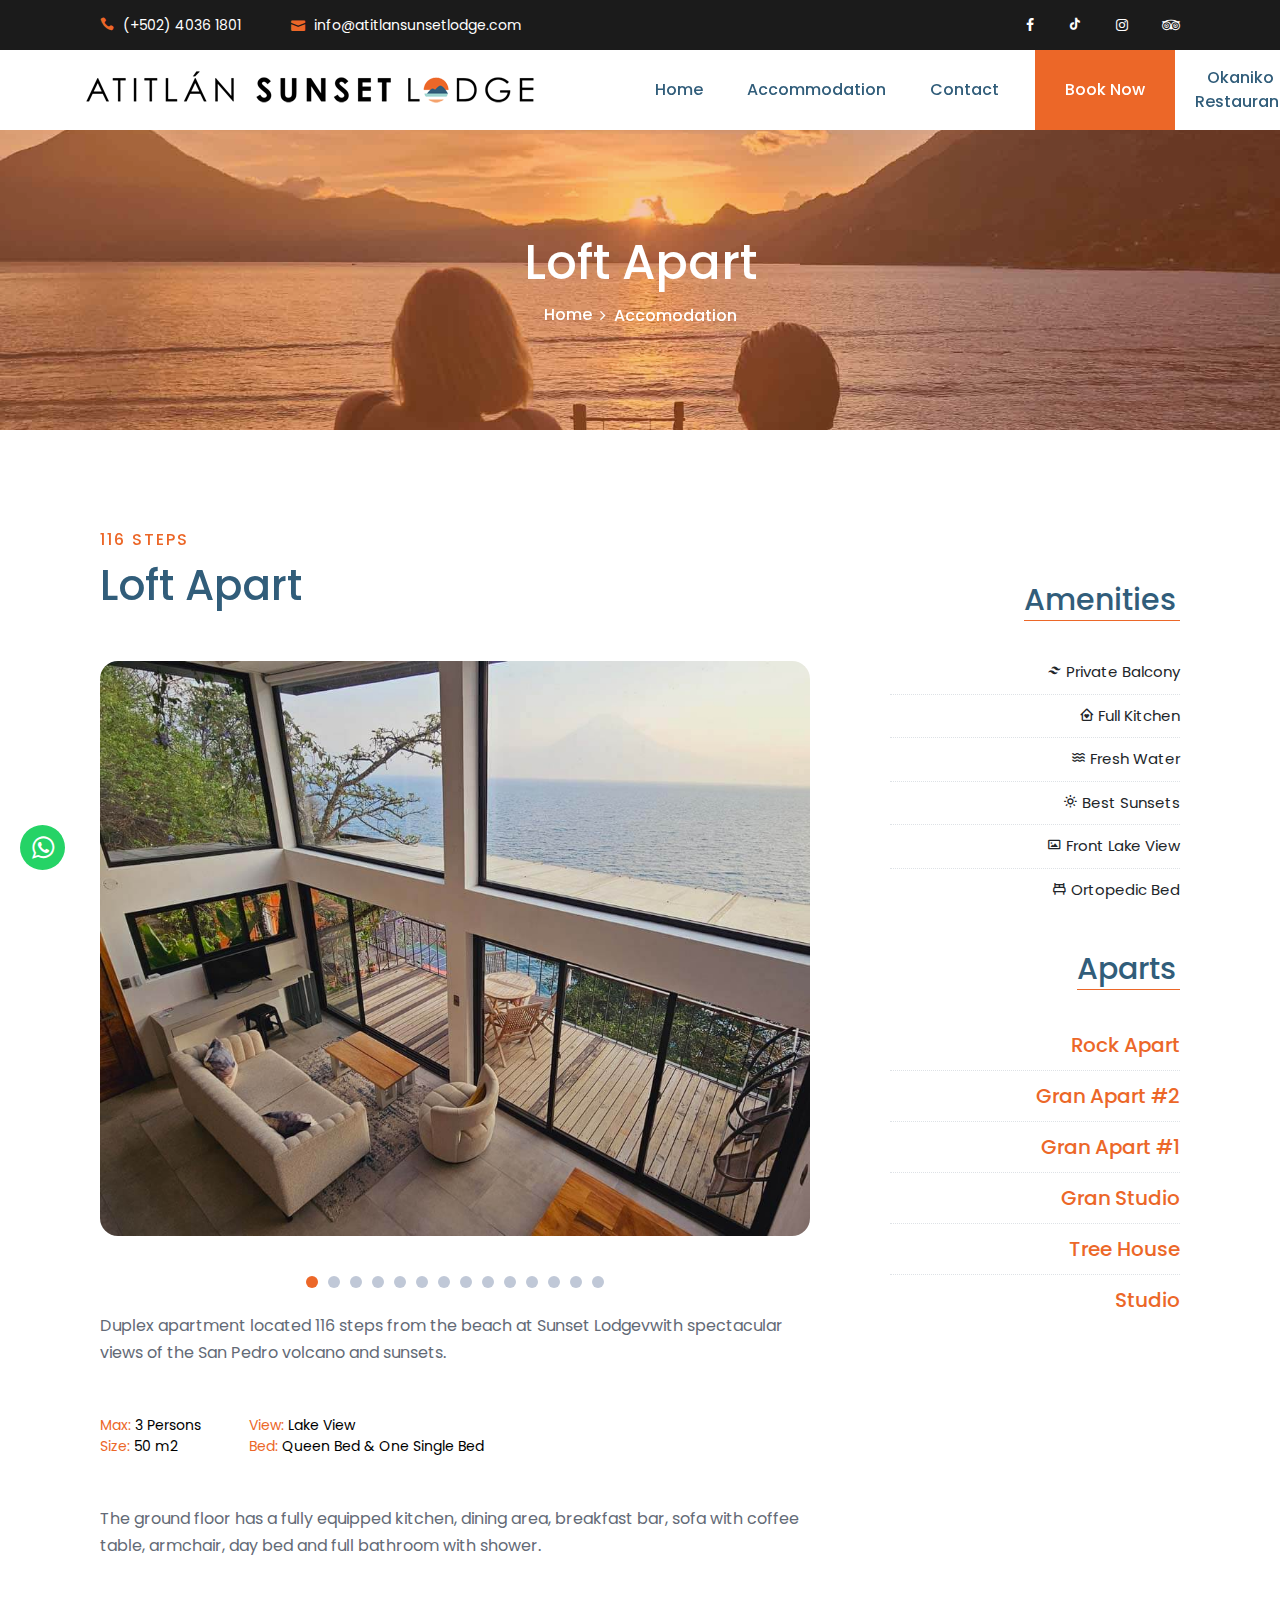
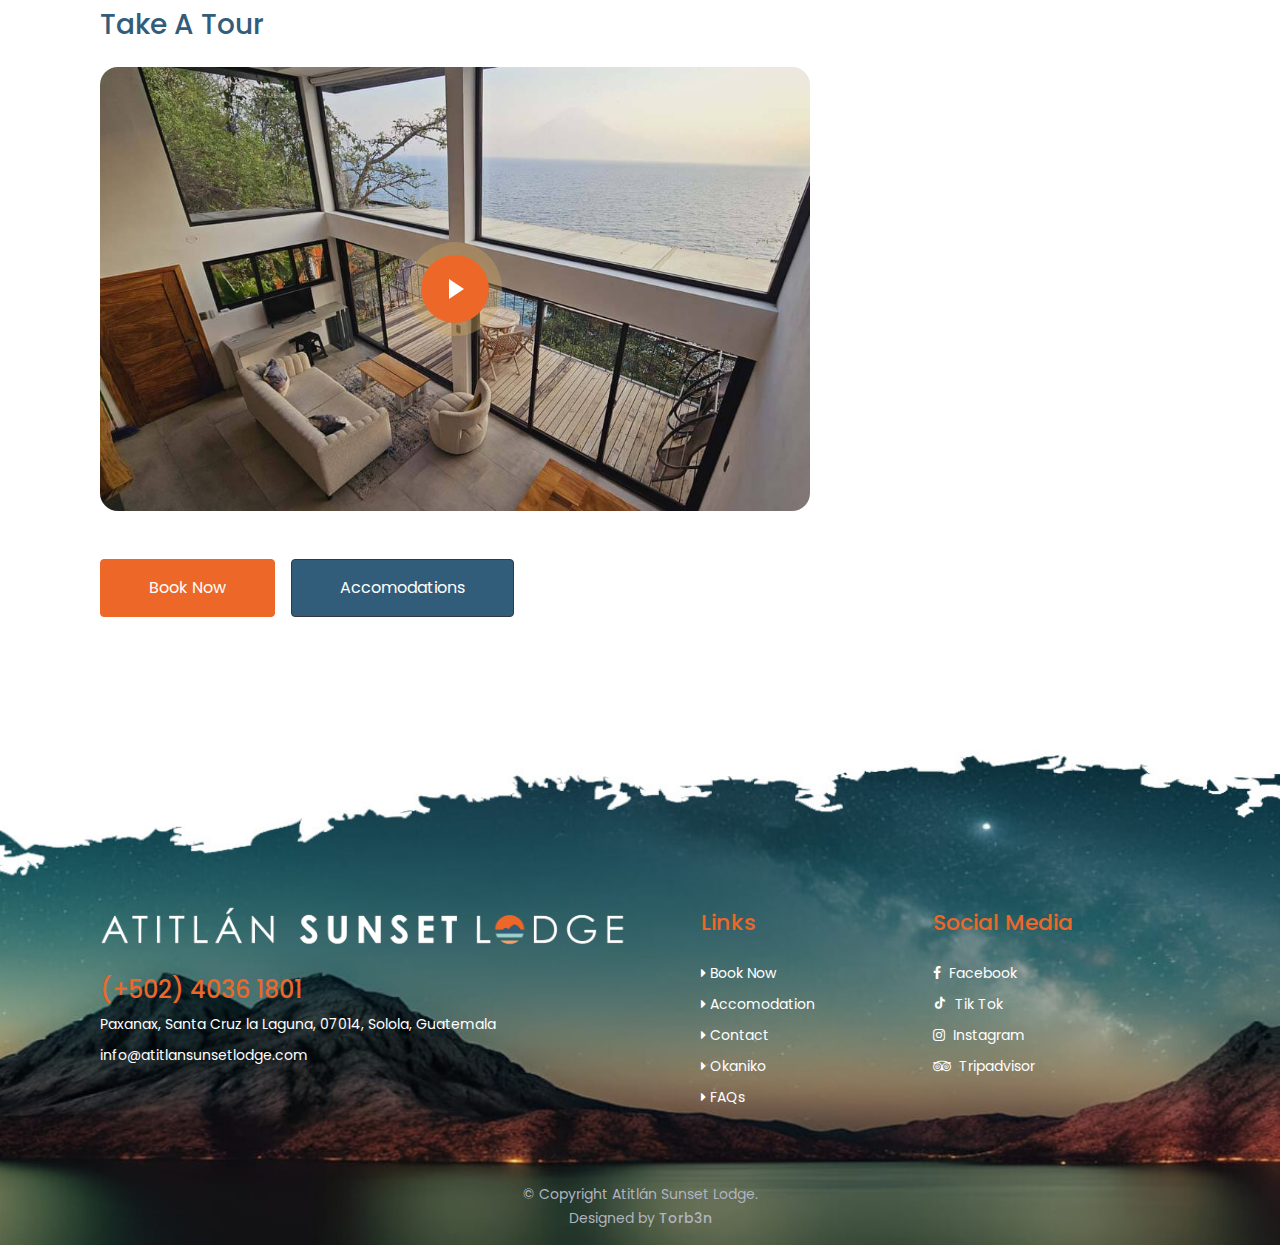
<file: loft.html>
<!DOCTYPE html>
<html lang="en">

<head>
    <meta charset="UTF-8">
    <meta name="description" content="Discover the best place to stay in Peace Lake Atitlán. Our apartments offer breathtaking views and luxurious amenities. Book now!">
    <meta http-equiv="X-UA-Compatible" content="IE=edge">
    <meta name="viewport" content="width=device-width, initial-scale=1, shrink-to-fit=no">

    <!-- Title -->
    <title>The Best Place To Stay in Peace Lake Atitlán | Luxury Apartments</title>

    <!-- Favicon -->
    <link rel="icon" href="./img/core-img/favicon.png">

    <!-- Stylesheet -->
    <link rel="stylesheet" href="style.css">
    <link href="css/boxicons/css/boxicons.css" rel="stylesheet">
</head>

<body>
    <!-- Preloader -->
    <div id="preloader">
        <div class="loader"></div>
    </div>
    <!-- /Preloader -->

    <!-- Header Area Start -->
    <header class="header-area">
        

        <!-- Top Header Area Start -->
        <div class="top-header-area">
            <div class="container">
                <div class="row">

                    <div class="col-6">
                        <div class="top-header-content">
                            <a href="#"><i class="icon_phone"></i> <span>(+502) 4036 1801</span></a>
                            <a href="#"><i class="icon_mail"></i> <span>info@atitlansunsetlodge.com</span></a>
                        </div>
                    </div>

                    <div class="col-6">
                        <div class="top-header-content">
                            <!-- Top Social Area -->
                            <div class="top-social-area ml-auto">
                                <a href="https://www.facebook.com/AtitlanSunsetLodge/"><i class="fa fa-facebook" aria-hidden="true"></i></a>
                                <a href="https://www.tiktok.com/@atitlansunsetlodge"><i class="bx bxl-tiktok" aria-hidden="true"></i></a>
                                <a href="https://www.instagram.com/atitlansunsetlodge/"><i class="fa fa-instagram" aria-hidden="true"></i></a>
                                <a href="https://www.tripadvisor.com/Hotel_Review-g313832-d17740746-Reviews-Atitlan_Sunset_Lodge-Santa_Cruz_La_Laguna_Lake_Atitlan_Solola_Department_Western_High.html"><i class="fa fa-tripadvisor" aria-hidden="true"></i></a>
                            </div>
                        </div>
                    </div>

                </div>
            </div>
        </div>
        <!-- Top Header Area End -->

        <!-- Main Header Start -->
        <div class="main-header-area">
            <div class="classy-nav-container breakpoint-off">
                <div class="container">
                    <!-- Classy Menu -->
                    <nav class="classy-navbar justify-content-between" id="sunsetNav">

                        <!-- Logo -->
                        <a class="nav-brand pb-2" href="index.html"><img src="./img/core-img/logo.png" alt="Atitlan Sunset Lodge"></a>

                        <!-- Navbar Toggler -->
                        <div class="classy-navbar-toggler">
                            <span class="navbarToggler"><span></span><span></span><span></span></span>
                        </div>
                        
                        <!-- Menu -->
                        <div class="classy-menu">
                            <!-- Aquí agregamos la imagen -->
                            <img src="./img/core-img/logo.png" class="menu-image" alt="Menu Image">
                        
                            <!-- Menu Close Button -->
                            <div class="classycloseIcon">
                                <div class="cross-wrap"><span class="top"></span><span class="bottom"></span></div>
                            </div>
                            <!-- Nav Start -->
                            <div class="classynav">
                                <ul id="nav">
                                    <li><a href="./index.html">Home</a></li>
                                    <li><a href="./accomodation.html">Accommodation</a></li>
                                    <li><a href="./contact.html">Contact</a></li>
                                </ul>
                                <div class="book-now-btn ml-lg-3" style="display: flex; justify-content: center; align-items: center; height: 100%;">
                                    <a href="https://hotels.cloudbeds.com/reservation/YocaVm">Book Now</a>
                                </div>
                                                               
                                <ul id="nav">
                                    <li class="resto"><a href="https://okanikorestaurant.com" style="line-height: 1.5;">Okaniko <br>Restaurant</a></li>
                                </ul>
                                
                            </div>
                            <!-- Nav End -->
                        </div>
                        
                        <!-- Book Now -->
                        
                    </nav>
                </div>
            </div>
        </div>
    </header>
    <!-- Header Area End -->

    <!-- Breadcrumb Area Start -->
    <div class="breadcrumb-area bg-img bg-overlay jarallax" style="background-image: url(img/bg-img/hero1.jpg);">
        <div class="container h-100">
            <div class="row h-100 align-items-center">
                <div class="col-12">
                    <div class="breadcrumb-content text-center">
                        <h2 class="page-title">Loft Apart</h2>
                        <nav aria-label="breadcrumb">
                            <ol class="breadcrumb justify-content-center">
                                <li class="breadcrumb-item"><a href="index.html">Home</a></li>
                                <li class="breadcrumb-item active"><a href="accomodation.html">Accomodation</a></li>
                            </ol>
                        </nav>
                    </div>
                </div>
            </div>
        </div>
    </div>
    <!-- Breadcrumb Area End -->

    <!-- Rooms Area Start -->
    <div class="sunset-rooms-area section-padding-100">
        <div class="container">
            <div class="row align-items-center align-items-lg-start">
                <div class="col-lg-8 col-md-12">
                    <!-- Section Heading -->
                    <div class="section-heading">
                        <h6>116 Steps</h6>
                        <h2>Loft Apart</h2>
                    </div>
                    
                    <div class="testimonial-slides owl-carousel">
                        <div class="single-testimonial-slide">
                            <img src="img/accomodation/loft/1.jpg" alt="Atitlan Sunset Lodge">   
                        </div>
                        <div class="single-testimonial-slide">
                            <img src="img/accomodation/loft/2.jpg" alt="Atitlan Sunset Lodge">   
                        </div>
                        <div class="single-testimonial-slide">
                            <img src="img/accomodation/loft/3.jpg" alt="Atitlan Sunset Lodge">   
                        </div>
                        <div class="single-testimonial-slide">
                            <img src="img/accomodation/loft/4.jpg" alt="Atitlan Sunset Lodge">   
                        </div>
                        <div class="single-testimonial-slide">
                            <img src="img/accomodation/loft/5.jpg" alt="Atitlan Sunset Lodge">   
                        </div>
                        <div class="single-testimonial-slide">
                            <img src="img/accomodation/loft/6.jpg" alt="Atitlan Sunset Lodge">   
                        </div>
                        <div class="single-testimonial-slide">
                            <img src="img/accomodation/loft/7.jpg" alt="Atitlan Sunset Lodge">   
                        </div>
                        <div class="single-testimonial-slide">
                            <img src="img/accomodation/loft/8.jpg" alt="Atitlan Sunset Lodge">   
                        </div>
                        <div class="single-testimonial-slide">
                            <img src="img/accomodation/loft/9.jpg" alt="Atitlan Sunset Lodge">   
                        </div>
                        <div class="single-testimonial-slide">
                            <img src="img/accomodation/loft/10.jpg" alt="Atitlan Sunset Lodge">   
                        </div>
                        <div class="single-testimonial-slide">
                            <img src="img/accomodation/loft/11.jpg" alt="Atitlan Sunset Lodge">   
                        </div>
                        <div class="single-testimonial-slide">
                            <img src="img/accomodation/loft/12.jpg" alt="Atitlan Sunset Lodge">   
                        </div>
                        <div class="single-testimonial-slide">
                            <img src="img/accomodation/loft/13.jpg" alt="Atitlan Sunset Lodge">   
                        </div>
                        <div class="single-testimonial-slide">
                            <img src="img/accomodation/loft/14.jpg" alt="Atitlan Sunset Lodge">   
                        </div>
                    </div>
                

                    <div class="room-single mt-4 mb-5">
                        <p>
                            Duplex apartment located 116 steps from the beach at Sunset Lodgevwith spectacular views of the San Pedro volcano and sunsets.
                        </p>
                        <div class="d-md-flex mt-5 mb-5">
                            <ul class="list">
                                <li><span>Max:</span> 3 Persons</li>
                                <li><span>Size:</span> 50 m2</li>
                            </ul>
                            <ul class="list ml-md-5">
                                <li><span>View:</span> Lake View</li>
                                <li><span>Bed:</span> Queen Bed & One Single Bed</li>
                            </ul>
                        </div>
                        <p>
                            The ground floor has a fully equipped kitchen, dining area, breakfast bar, sofa with coffee table, armchair, day bed and full bathroom with shower.
                        </p>
                    </div>

                    <div class="room-single mb-5 mt-4">
                        <h3 class="mb-4">Take A Tour</h3>
                        <div style="position: relative; display: inline-block;">
                            <img src="img/rooms/loft.jpg" alt="Image placeholder" class="img-fluid" style="border-radius: 18px;">
                            <a href="https://youtube.com/shorts/3jSHCd_TLgI" class="popup-youtube play-btn" style="position: absolute; left: 50%; transform: translate(-50%, -50%);"></a>
                        </div>
                    </div>
                    <div class="button-apart">
                        <a href="https://hotels.cloudbeds.com/reservation/YocaVm" class="btn btn-primary py-md-3 px-md-5 me-3 p-3" data-bs-toggle="modal"
                            data-bs-target="#video3Modal">Book Now</a>
                        <a href="accomodation.html" class="btn btn-dark py-md-3 px-md-5 p-3 ml-3" data-bs-toggle="modal"
                            data-bs-target="#video3Modal">Accomodations</a>
                    </div>                    
                </div>
            
                <div class="col-lg-4 col-md-12 mt-50">
                    <div class="sidebar-box">                    
                        <div class="categories pb-5">
                            <h3 class="line-button2">Amenities</h3>
                            <ul>
                                <li><i class='bx bxl-tailwind-css'></i> Private Balcony</li>
                                <li><i class='bx bx-home-heart'></i> Full Kitchen</li>
                                <li><i class='bx bx-water'></i> Fresh Water</li>
                                <li><i class='bx bx-sun'></i> Best Sunsets</li>
                                <li><i class='bx bx-image'></i> Front Lake View</li>
                                <li><i class='bx bx-bed'></i> Ortopedic Bed</li>
                            </ul>
                        </div>
                        <div class="categories">
                          <h3 class="line-button2">Aparts</h3>
                          <li><a href="rock.html">Rock Apart</a></li>
                          <li><a href="apart2.html">Gran Apart #2</a></li>
                          <li><a href="apart1.html">Gran Apart #1</a></li>                          
                          <li><a href="gdstudio.html">Gran Studio</a></li>
                          <li><a href="treehouse.html">Tree House</a></li>
                          <li><a href="studio.html">Studio</a></li>
                        </div>
                    </div>
                </div>
            </div>
        </div>
    </div>
    <!-- Rooms Area End -->

    <!-- Footer Area Start -->
    <footer class="footer-area" style="background-image: url(img/bg-img/foot3.jpg);">
        <!-- Main Footer Area -->
        <div class="main-footer-area">
            <div class="container">
                <div class="row align-items-baseline justify-content-between">
                    <!-- Single Footer Widget Area -->
                    <div class="col-12 col-sm-6 col-lg-6">
                        <div class="single-footer-widget mb-30">
                            <!-- Footer Logo -->
                            <a href="index.html" class="footer-logo"><img src="img/core-img/logo2.png" alt="Atitlan Sunset Lodge"></a>

                            <h4>(+502) 4036 1801</h4>
                            <span>Paxanax, Santa Cruz la Laguna, 07014, Solola, Guatemala</span>                            
                            <span>info@atitlansunsetlodge.com</span>
                        </div>
                    </div>

                    <!-- Single Footer Widget Area -->
                    <div class="col-6 col-sm-4 col-lg-2">
                        <div class="single-footer-widget mb-20">
                            <!-- Widget Title -->
                            <h5 class="widget-title">Links</h5>

                            <!-- Footer Nav -->
                            <ul class="footer-nav">
                                <li><a href="https://hotels.cloudbeds.com/reservation/YocaVm"><i class="fa fa-caret-right" aria-hidden="true"></i> Book Now</a></li>
                                <li><a href="accomodation.html"><i class="fa fa-caret-right" aria-hidden="true"></i> Accomodation</a></li>
                                <li><a href="contact.html"><i class="fa fa-caret-right" aria-hidden="true"></i> Contact</a></li>
                                <li><a href="https://okanikorestaurant.com"><i class="fa fa-caret-right" aria-hidden="true"></i> Okaniko</a></li>
                                <li><a href="faq.html"><i class="fa fa-caret-right" aria-hidden="true"></i> FAQs</a></li>
                            </ul>
                        </div>
                    </div>
                    
                    <!-- Single Footer Widget Area -->
                    <div class="col-6 col-sm-8 col-lg-3">
                        <div class="single-footer-widget mb-20">
                            <!-- Widget Title -->
                            <h5 class="widget-title">Social Media</h5>

                            <!-- Footer Nav -->
                            <ul class="footer-nav">
                                <li><a href="https://www.facebook.com/AtitlanSunsetLodge/"><i class="fa fa-facebook" aria-hidden="true"></i>&nbsp; Facebook</a></li>
                                <li><a href="https://www.tiktok.com/@atitlansunsetlodge"><i class="bx bxl-tiktok" aria-hidden="true"></i>&nbsp; Tik Tok</a></li>
                                <li><a href="https://www.instagram.com/atitlansunsetlodge/"><i class="fa fa-instagram" aria-hidden="true"></i>&nbsp; Instagram</a></li>
                                <li><a href="https://www.tripadvisor.com/Hotel_Review-g313832-d17740746-Reviews-Atitlan_Sunset_Lodge-Santa_Cruz_La_Laguna_Lake_Atitlan_Solola_Department_Western_High.html"><i class="fa fa-tripadvisor" aria-hidden="true"></i>&nbsp; Tripadvisor</a></li>
                            </ul>
                        </div>
                    </div>
                </div>
            </div>
        </div>

        <!-- Copywrite Area -->
        <div class="container">
            <div class="copywrite-content">
                <div class="row align-items-center">
                    <div class="col-12 col-md-12">
                        <!-- Copywrite Text -->
                        <div class="copywrite-text">
                            <p>
                            © Copyright Atitlán Sunset Lodge.<br>Designed by <a href="https://www.linkedin.com/in/marcos-berton/" target="_blank">Torb3n</a>
                            </p>
                        </div>
                    </div>
                </div>
            </div>
        </div>
    </footer>
    <!-- Footer Area End -->

    <!-- **** All JS Files ***** -->
    <!-- jQuery 2.2.4 -->
    <script src="js/jquery.min.js"></script>
    <!-- Popper -->
    <script src="js/popper.min.js"></script>
    <!-- Bootstrap -->
    <script src="js/bootstrap.min.js"></script>
    <!-- All Plugins -->
    <script src="js/sunset.bundle.js"></script>
    <!-- Active -->
    <script src="js/default-assets/active.js"></script>
    
    

    <a href="https://wa.me/50240361801" class="whatsapp-button" target="_blank"><i class="fa fa-whatsapp"></i></a>

</body>

</html>
</file>
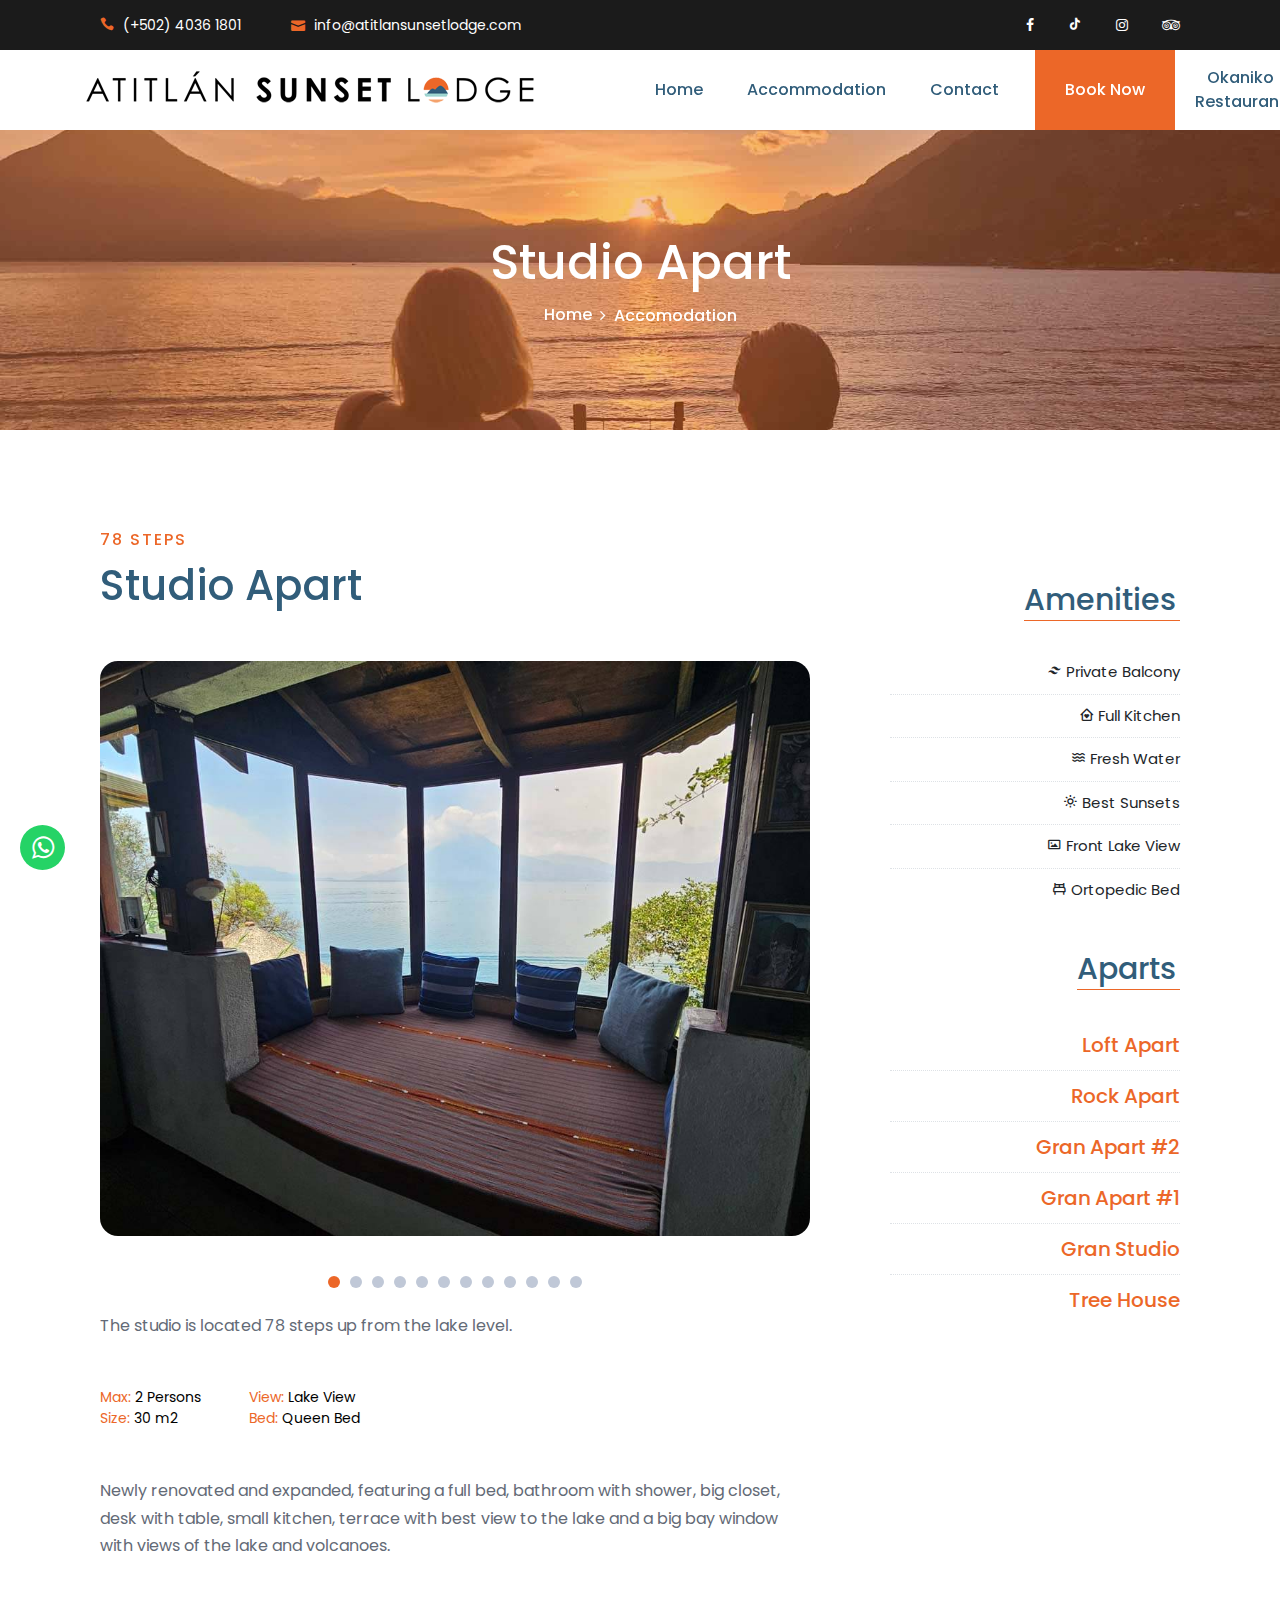
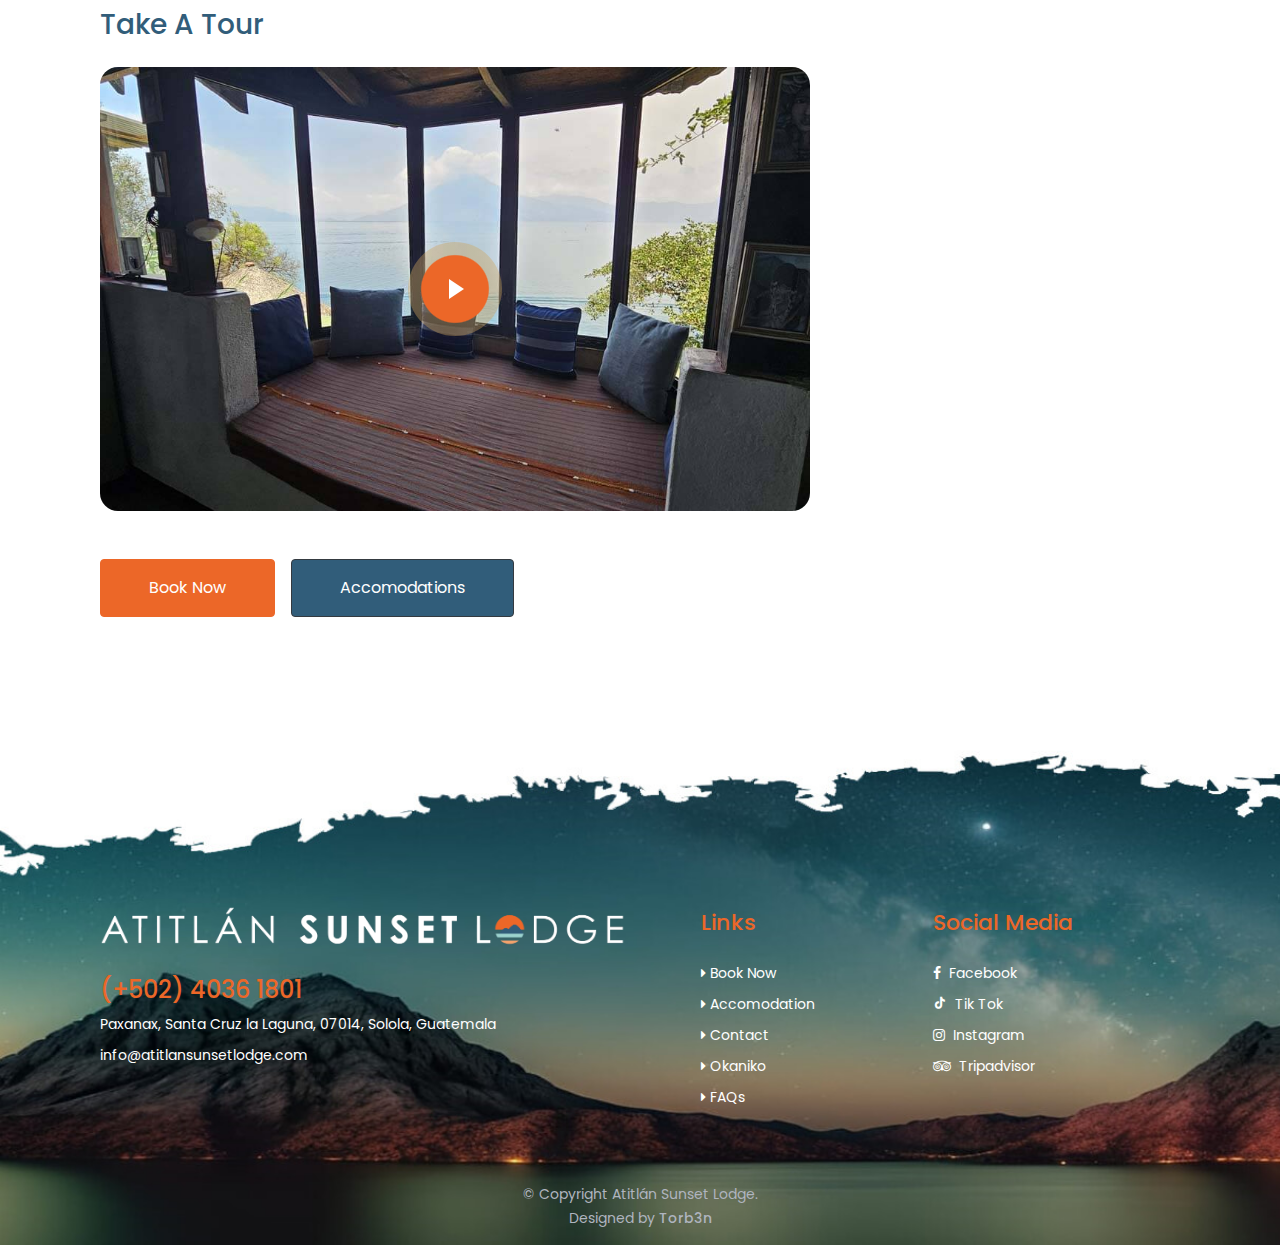
<file: studio.html>
<!DOCTYPE html>
<html lang="en">

<head>
    <meta charset="UTF-8">
    <meta name="description" content="Discover the best place to stay in Peace Lake Atitlán. Our apartments offer breathtaking views and luxurious amenities. Book now!">
    <meta http-equiv="X-UA-Compatible" content="IE=edge">
    <meta name="viewport" content="width=device-width, initial-scale=1, shrink-to-fit=no">

    <!-- Title -->
    <title>The Best Place To Stay in Peace Lake Atitlán | Luxury Apartments</title>

    <!-- Favicon -->
    <link rel="icon" href="./img/core-img/favicon.png">

    <!-- Stylesheet -->
    <link rel="stylesheet" href="style.css">
    <link href="css/boxicons/css/boxicons.css" rel="stylesheet">
</head>

<body>
    <!-- Preloader -->
    <div id="preloader">
        <div class="loader"></div>
    </div>
    <!-- /Preloader -->

    <!-- Header Area Start -->
    <header class="header-area">
        

        <!-- Top Header Area Start -->
        <div class="top-header-area">
            <div class="container">
                <div class="row">

                    <div class="col-6">
                        <div class="top-header-content">
                            <a href="#"><i class="icon_phone"></i> <span>(+502) 4036 1801</span></a>
                            <a href="#"><i class="icon_mail"></i> <span>info@atitlansunsetlodge.com</span></a>
                        </div>
                    </div>

                    <div class="col-6">
                        <div class="top-header-content">
                            <!-- Top Social Area -->
                            <div class="top-social-area ml-auto">
                                <a href="https://www.facebook.com/AtitlanSunsetLodge/"><i class="fa fa-facebook" aria-hidden="true"></i></a>
                                <a href="https://www.tiktok.com/@atitlansunsetlodge"><i class="bx bxl-tiktok" aria-hidden="true"></i></a>
                                <a href="https://www.instagram.com/atitlansunsetlodge/"><i class="fa fa-instagram" aria-hidden="true"></i></a>
                                <a href="https://www.tripadvisor.com/Hotel_Review-g313832-d17740746-Reviews-Atitlan_Sunset_Lodge-Santa_Cruz_La_Laguna_Lake_Atitlan_Solola_Department_Western_High.html"><i class="fa fa-tripadvisor" aria-hidden="true"></i></a>
                            </div>
                        </div>
                    </div>

                </div>
            </div>
        </div>
        <!-- Top Header Area End -->

        <!-- Main Header Start -->
        <div class="main-header-area">
            <div class="classy-nav-container breakpoint-off">
                <div class="container">
                    <!-- Classy Menu -->
                    <nav class="classy-navbar justify-content-between" id="sunsetNav">

                        <!-- Logo -->
                        <a class="nav-brand pb-2" href="index.html"><img src="./img/core-img/logo.png" alt="Atitlan Sunset Lodge"></a>

                        <!-- Navbar Toggler -->
                        <div class="classy-navbar-toggler">
                            <span class="navbarToggler"><span></span><span></span><span></span></span>
                        </div>
                        
                        <!-- Menu -->
                        <div class="classy-menu">
                            <!-- Aquí agregamos la imagen -->
                            <img src="./img/core-img/logo.png" class="menu-image" alt="Menu Image">
                        
                            <!-- Menu Close Button -->
                            <div class="classycloseIcon">
                                <div class="cross-wrap"><span class="top"></span><span class="bottom"></span></div>
                            </div>
                            <!-- Nav Start -->
                            <div class="classynav">
                                <ul id="nav">
                                    <li><a href="./index.html">Home</a></li>
                                    <li><a href="./accomodation.html">Accommodation</a></li>
                                    <li><a href="./contact.html">Contact</a></li>
                                </ul>
                                <div class="book-now-btn ml-lg-3" style="display: flex; justify-content: center; align-items: center; height: 100%;">
                                    <a href="https://hotels.cloudbeds.com/reservation/YocaVm">Book Now</a>
                                </div>
                                                               
                                <ul id="nav">
                                    <li class="resto"><a href="https://okanikorestaurant.com" style="line-height: 1.5;">Okaniko <br>Restaurant</a></li>
                                </ul>
                                
                            </div>
                            <!-- Nav End -->
                        </div>
                        
                        <!-- Book Now -->
                        
                    </nav>
                </div>
            </div>
        </div>
    </header>
    <!-- Header Area End -->

    <!-- Breadcrumb Area Start -->
    <div class="breadcrumb-area bg-img bg-overlay jarallax" style="background-image: url(img/bg-img/hero1.jpg);">
        <div class="container h-100">
            <div class="row h-100 align-items-center">
                <div class="col-12">
                    <div class="breadcrumb-content text-center">
                        <h2 class="page-title">Studio Apart</h2>
                        <nav aria-label="breadcrumb">
                            <ol class="breadcrumb justify-content-center">
                                <li class="breadcrumb-item"><a href="index.html">Home</a></li>
                                <li class="breadcrumb-item active"><a href="accomodation.html">Accomodation</a></li>
                            </ol>
                        </nav>
                    </div>
                </div>
            </div>
        </div>
    </div>
    <!-- Breadcrumb Area End -->

    <!-- Rooms Area Start -->
    <div class="sunset-rooms-area section-padding-100">
        <div class="container">
            <div class="row align-items-center align-items-lg-start">
                <div class="col-lg-8 col-md-12">
                    <!-- Section Heading -->
                    <div class="section-heading">
                        <h6>78 Steps</h6>
                        <h2>Studio Apart</h2>
                    </div>
                    
                    <div class="testimonial-slides owl-carousel">
                        <div class="single-testimonial-slide">
                            <img src="img/accomodation/studio/0.jpg" alt="Atitlan Sunset Lodge">
                        </div>
                        <div class="single-testimonial-slide">
                            <img src="img/accomodation/studio/1.jpg" alt="Atitlan Sunset Lodge">
                        </div>
                        <div class="single-testimonial-slide">
                            <img src="img/accomodation/studio/2.jpg" alt="Atitlan Sunset Lodge">
                        </div>
                        <div class="single-testimonial-slide">
                            <img src="img/accomodation/studio/3.jpg" alt="Atitlan Sunset Lodge">
                        </div>
                        <div class="single-testimonial-slide">
                            <img src="img/accomodation/studio/4.jpg" alt="Atitlan Sunset Lodge">
                        </div>
                        <div class="single-testimonial-slide">
                            <img src="img/accomodation/studio/5.jpg" alt="Atitlan Sunset Lodge">
                        </div>
                        <div class="single-testimonial-slide">
                            <img src="img/accomodation/studio/6.jpg" alt="Atitlan Sunset Lodge">
                        </div>
                        <div class="single-testimonial-slide">
                            <img src="img/accomodation/studio/7.jpg" alt="Atitlan Sunset Lodge">
                        </div>
                        <div class="single-testimonial-slide">
                            <img src="img/accomodation/studio/8.jpg" alt="Atitlan Sunset Lodge">
                        </div>
                        <div class="single-testimonial-slide">
                            <img src="img/accomodation/studio/9.jpg" alt="Atitlan Sunset Lodge">
                        </div>
                        <div class="single-testimonial-slide">
                            <img src="img/accomodation/studio/10.jpg" alt="Atitlan Sunset Lodge">
                        </div>
                        <div class="single-testimonial-slide">
                            <img src="img/accomodation/studio/11.jpg" alt="Atitlan Sunset Lodge">
                        </div>
                        
                    </div>
                

                    <div class="room-single mt-4 mb-5">
                        <p>The studio is located 78 steps up from the lake level.</p>
                        <div class="d-md-flex mt-5 mb-5">
                            <ul class="list">
                                <li><span>Max:</span> 2 Persons</li>
                                <li><span>Size:</span> 30 m2</li>
                            </ul>
                            <ul class="list ml-md-5">
                                <li><span>View:</span> Lake View</li>
                                <li><span>Bed:</span> Queen Bed</li>
                            </ul>
                        </div>
                        <p>Newly renovated and expanded, featuring a full bed, bathroom with shower, big closet, desk with table, small kitchen, terrace with best view to the lake and a big bay window with views of the lake and volcanoes.

                        </p>
                    </div>

                    <div class="room-single mb-5 mt-4">
                        <h3 class="mb-4">Take A Tour</h3>
                        <div style="position: relative; display: inline-block;">
                            <img src="img/rooms/studio.jpg" alt="Image placeholder" class="img-fluid" style="border-radius: 18px;">
                            <a href="https://youtube.com/shorts/UbhPZJKJUIk" class="popup-youtube play-btn" style="position: absolute; left: 50%; transform: translate(-50%, -50%);"></a>
                        </div>
                    </div>
                    
                    <div class="button-apart">
                        <a href="https://hotels.cloudbeds.com/reservation/YocaVm" class="btn btn-primary py-md-3 px-md-5 me-3 p-3" data-bs-toggle="modal"
                            data-bs-target="#video3Modal">Book Now</a>
                        <a href="accomodation.html" class="btn btn-dark py-md-3 px-md-5 p-3 ml-3" data-bs-toggle="modal"
                            data-bs-target="#video3Modal">Accomodations</a>
                    </div>                    
                </div>
            
                <div class="col-lg-4 col-md-12 mt-50">
                    <div class="sidebar-box">                    
                        <div class="categories pb-5">
                            <h3 class="line-button2">Amenities</h3>
                            <ul>
                                <li><i class='bx bxl-tailwind-css'></i> Private Balcony</li>
                                <li><i class='bx bx-home-heart'></i> Full Kitchen</li>
                                <li><i class='bx bx-water'></i> Fresh Water</li>
                                <li><i class='bx bx-sun'></i> Best Sunsets</li>
                                <li><i class='bx bx-image'></i> Front Lake View</li>
                                <li><i class='bx bx-bed'></i> Ortopedic Bed</li>
                            </ul>
                        </div>
                        <div class="categories">
                          <h3 class="line-button2">Aparts</h3>
                          <li><a href="loft.html">Loft Apart</a></li>
                          <li><a href="rock.html">Rock Apart</a></li>
                          <li><a href="apart2.html">Gran Apart #2</a></li>
                          <li><a href="apart1.html">Gran Apart #1</a></li>                          
                          <li><a href="gdstudio.html">Gran Studio</a></li>
                          <li><a href="treehouse.html">Tree House</a></li>
                        </div>
                    </div>
                </div>
            </div>
        </div>
    </div>
    <!-- Rooms Area End -->

    <!-- Footer Area Start -->
    <footer class="footer-area" style="background-image: url(img/bg-img/foot3.jpg);">
        <!-- Main Footer Area -->
        <div class="main-footer-area">
            <div class="container">
                <div class="row align-items-baseline justify-content-between">
                    <!-- Single Footer Widget Area -->
                    <div class="col-12 col-sm-6 col-lg-6">
                        <div class="single-footer-widget mb-30">
                            <!-- Footer Logo -->
                            <a href="index.html" class="footer-logo"><img src="img/core-img/logo2.png" alt="Atitlan Sunset Lodge"></a>

                            <h4>(+502) 4036 1801</h4>
                            <span>Paxanax, Santa Cruz la Laguna, 07014, Solola, Guatemala</span>                            
                            <span>info@atitlansunsetlodge.com</span>
                        </div>
                    </div>

                    <!-- Single Footer Widget Area -->
                    <div class="col-6 col-sm-4 col-lg-2">
                        <div class="single-footer-widget mb-20">
                            <!-- Widget Title -->
                            <h5 class="widget-title">Links</h5>

                            <!-- Footer Nav -->
                            <ul class="footer-nav">
                                <li><a href="https://hotels.cloudbeds.com/reservation/YocaVm"><i class="fa fa-caret-right" aria-hidden="true"></i> Book Now</a></li>
                                <li><a href="accomodation.html"><i class="fa fa-caret-right" aria-hidden="true"></i> Accomodation</a></li>
                                <li><a href="contact.html"><i class="fa fa-caret-right" aria-hidden="true"></i> Contact</a></li>
                                <li><a href="https://okanikorestaurant.com"><i class="fa fa-caret-right" aria-hidden="true"></i> Okaniko</a></li>
                                <li><a href="faq.html"><i class="fa fa-caret-right" aria-hidden="true"></i> FAQs</a></li>
                            </ul>
                        </div>
                    </div>
                    
                    <!-- Single Footer Widget Area -->
                    <div class="col-6 col-sm-8 col-lg-3">
                        <div class="single-footer-widget mb-20">
                            <!-- Widget Title -->
                            <h5 class="widget-title">Social Media</h5>

                            <!-- Footer Nav -->
                            <ul class="footer-nav">
                                <li><a href="https://www.facebook.com/AtitlanSunsetLodge/"><i class="fa fa-facebook" aria-hidden="true"></i>&nbsp; Facebook</a></li>
                                <li><a href="https://www.tiktok.com/@atitlansunsetlodge"><i class="bx bxl-tiktok" aria-hidden="true"></i>&nbsp; Tik Tok</a></li>
                                <li><a href="https://www.instagram.com/atitlansunsetlodge/"><i class="fa fa-instagram" aria-hidden="true"></i>&nbsp; Instagram</a></li>
                                <li><a href="https://www.tripadvisor.com/Hotel_Review-g313832-d17740746-Reviews-Atitlan_Sunset_Lodge-Santa_Cruz_La_Laguna_Lake_Atitlan_Solola_Department_Western_High.html"><i class="fa fa-tripadvisor" aria-hidden="true"></i>&nbsp; Tripadvisor</a></li>
                            </ul>
                        </div>
                    </div>
                </div>
            </div>
        </div>

        <!-- Copywrite Area -->
        <div class="container">
            <div class="copywrite-content">
                <div class="row align-items-center">
                    <div class="col-12 col-md-12">
                        <!-- Copywrite Text -->
                        <div class="copywrite-text">
                            <p>
                            © Copyright Atitlán Sunset Lodge.<br>Designed by <a href="https://www.linkedin.com/in/marcos-berton/" target="_blank">Torb3n</a>
                            </p>
                        </div>
                    </div>
                </div>
            </div>
        </div>
    </footer>
    <!-- Footer Area End -->

    <!-- **** All JS Files ***** -->
    <!-- jQuery 2.2.4 -->
    <script src="js/jquery.min.js"></script>
    <!-- Popper -->
    <script src="js/popper.min.js"></script>
    <!-- Bootstrap -->
    <script src="js/bootstrap.min.js"></script>
    <!-- All Plugins -->
    <script src="js/sunset.bundle.js"></script>
    <!-- Active -->
    <script src="js/default-assets/active.js"></script>
    
    

    <a href="https://wa.me/50240361801" class="whatsapp-button" target="_blank"><i class="fa fa-whatsapp"></i></a>

</body>

</html>
</file>
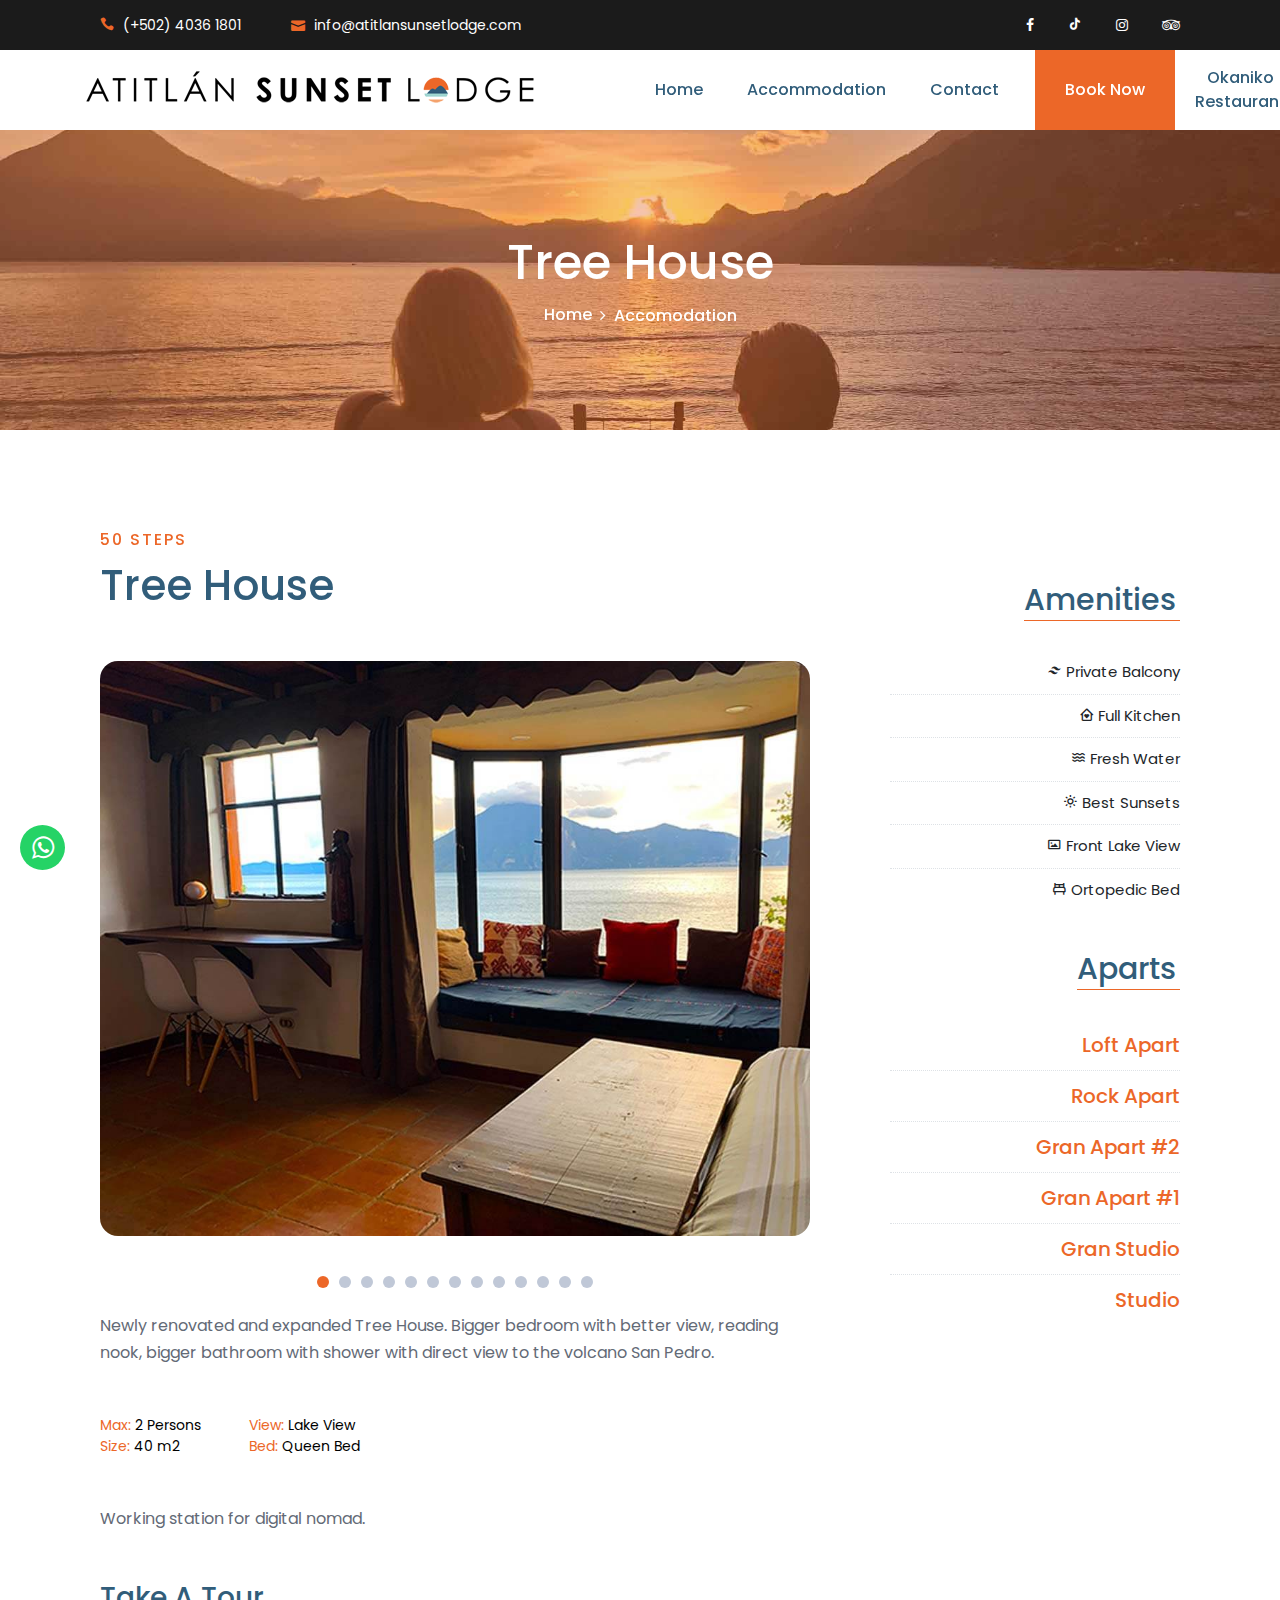
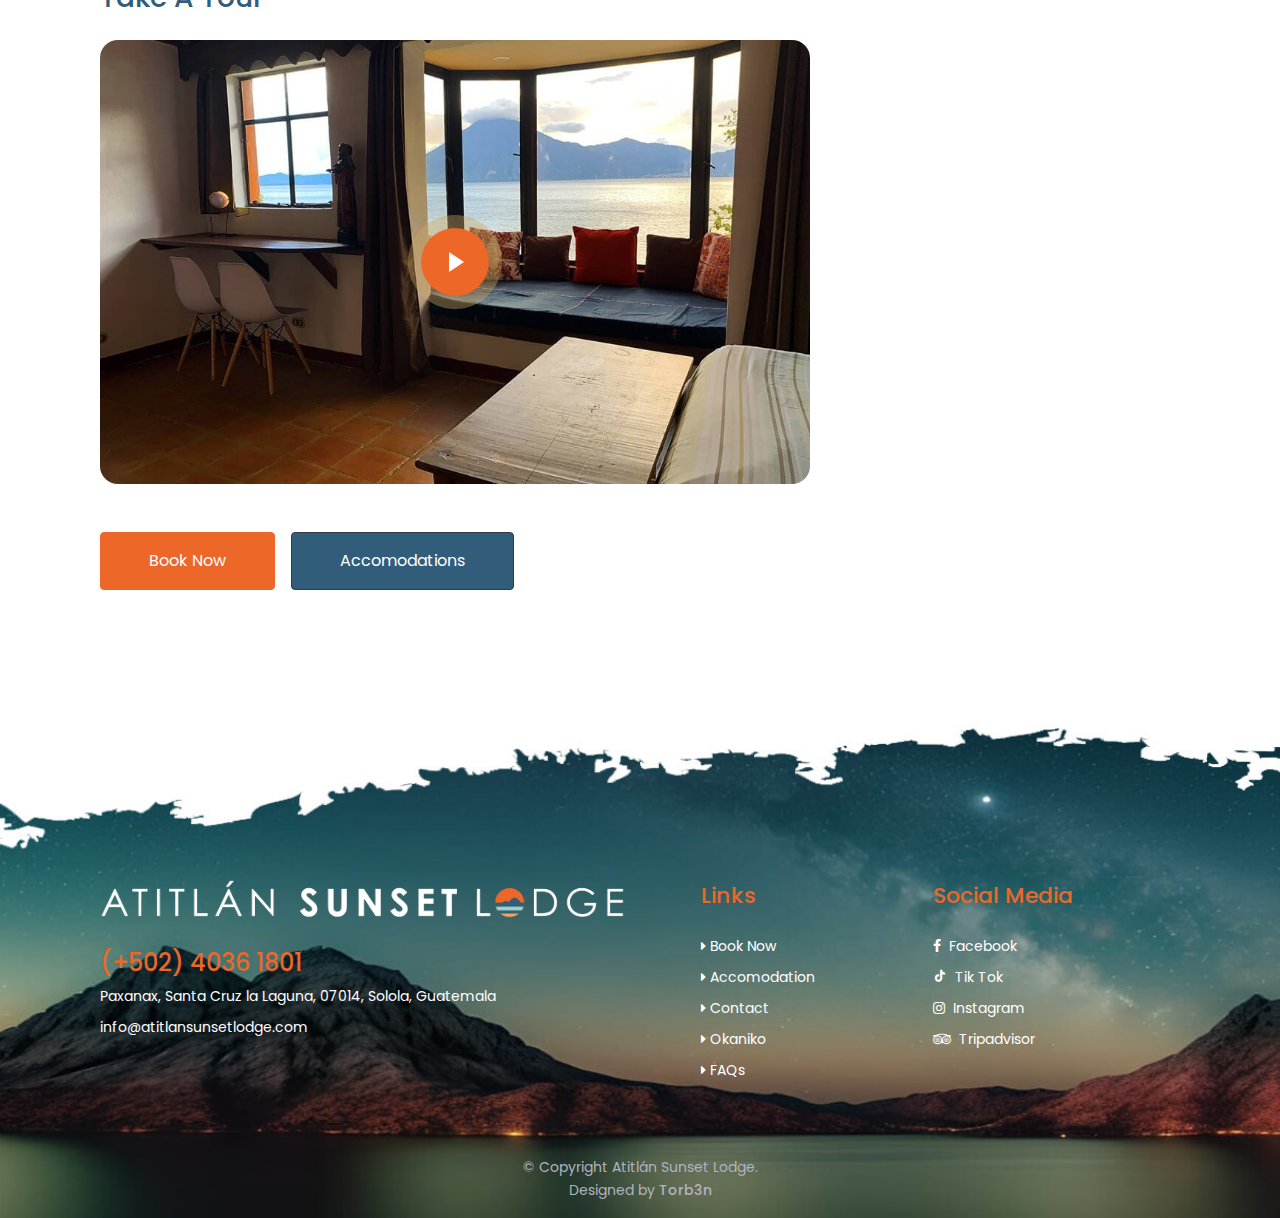
<file: treehouse.html>
<!DOCTYPE html>
<html lang="en">

<head>
    <meta charset="UTF-8">
    <meta name="description" content="Discover the best place to stay in Peace Lake Atitlán. Our apartments offer breathtaking views and luxurious amenities. Book now!">
    <meta http-equiv="X-UA-Compatible" content="IE=edge">
    <meta name="viewport" content="width=device-width, initial-scale=1, shrink-to-fit=no">

    <!-- Title -->
    <title>The Best Place To Stay in Peace Lake Atitlán | Luxury Apartments</title>

    <!-- Favicon -->
    <link rel="icon" href="./img/core-img/favicon.png">

    <!-- Stylesheet -->
    <link rel="stylesheet" href="style.css">
    <link href="css/boxicons/css/boxicons.css" rel="stylesheet">
</head>

<body>
    <!-- Preloader -->
    <div id="preloader">
        <div class="loader"></div>
    </div>
    <!-- /Preloader -->

    <!-- Header Area Start -->
    <header class="header-area">
        

        <!-- Top Header Area Start -->
        <div class="top-header-area">
            <div class="container">
                <div class="row">

                    <div class="col-6">
                        <div class="top-header-content">
                            <a href="#"><i class="icon_phone"></i> <span>(+502) 4036 1801</span></a>
                            <a href="#"><i class="icon_mail"></i> <span>info@atitlansunsetlodge.com</span></a>
                        </div>
                    </div>

                    <div class="col-6">
                        <div class="top-header-content">
                            <!-- Top Social Area -->
                            <div class="top-social-area ml-auto">
                                <a href="https://www.facebook.com/AtitlanSunsetLodge/"><i class="fa fa-facebook" aria-hidden="true"></i></a>
                                <a href="https://www.tiktok.com/@atitlansunsetlodge"><i class="bx bxl-tiktok" aria-hidden="true"></i></a>
                                <a href="https://www.instagram.com/atitlansunsetlodge/"><i class="fa fa-instagram" aria-hidden="true"></i></a>
                                <a href="https://www.tripadvisor.com/Hotel_Review-g313832-d17740746-Reviews-Atitlan_Sunset_Lodge-Santa_Cruz_La_Laguna_Lake_Atitlan_Solola_Department_Western_High.html"><i class="fa fa-tripadvisor" aria-hidden="true"></i></a>
                            </div>
                        </div>
                    </div>

                </div>
            </div>
        </div>
        <!-- Top Header Area End -->

        <!-- Main Header Start -->
        <div class="main-header-area">
            <div class="classy-nav-container breakpoint-off">
                <div class="container">
                    <!-- Classy Menu -->
                    <nav class="classy-navbar justify-content-between" id="sunsetNav">

                        <!-- Logo -->
                        <a class="nav-brand pb-2" href="index.html"><img src="./img/core-img/logo.png" alt="Atitlan Sunset Lodge"></a>

                        <!-- Navbar Toggler -->
                        <div class="classy-navbar-toggler">
                            <span class="navbarToggler"><span></span><span></span><span></span></span>
                        </div>
                        
                        <!-- Menu -->
                        <div class="classy-menu">
                            <!-- Aquí agregamos la imagen -->
                            <img src="./img/core-img/logo.png" class="menu-image" alt="Menu Image">
                        
                            <!-- Menu Close Button -->
                            <div class="classycloseIcon">
                                <div class="cross-wrap"><span class="top"></span><span class="bottom"></span></div>
                            </div>
                            <!-- Nav Start -->
                            <div class="classynav">
                                <ul id="nav">
                                    <li><a href="./index.html">Home</a></li>
                                    <li><a href="./accomodation.html">Accommodation</a></li>
                                    <li><a href="./contact.html">Contact</a></li>
                                </ul>
                                <div class="book-now-btn ml-lg-3" style="display: flex; justify-content: center; align-items: center; height: 100%;">
                                    <a href="https://hotels.cloudbeds.com/reservation/YocaVm">Book Now</a>
                                </div>
                                                               
                                <ul id="nav">
                                    <li class="resto"><a href="https://okanikorestaurant.com" style="line-height: 1.5;">Okaniko <br>Restaurant</a></li>
                                </ul>
                                
                            </div>
                            <!-- Nav End -->
                        </div>
                        
                        <!-- Book Now -->
                        
                    </nav>
                </div>
            </div>
        </div>
    </header>
    <!-- Header Area End -->

    <!-- Breadcrumb Area Start -->
    <div class="breadcrumb-area bg-img bg-overlay jarallax" style="background-image: url(img/bg-img/hero1.jpg);">
        <div class="container h-100">
            <div class="row h-100 align-items-center">
                <div class="col-12">
                    <div class="breadcrumb-content text-center">
                        <h2 class="page-title">Tree House</h2>
                        <nav aria-label="breadcrumb">
                            <ol class="breadcrumb justify-content-center">
                                <li class="breadcrumb-item"><a href="index.html">Home</a></li>
                                <li class="breadcrumb-item active"><a href="accomodation.html">Accomodation</a></li>
                            </ol>
                        </nav>
                    </div>
                </div>
            </div>
        </div>
    </div>
    <!-- Breadcrumb Area End -->

    <!-- Rooms Area Start -->
    <div class="sunset-rooms-area section-padding-100">
        <div class="container">
            <div class="row align-items-center align-items-lg-start">
                <div class="col-lg-8 col-md-12">
                    <!-- Section Heading -->
                    <div class="section-heading">
                        <h6>50 Steps</h6>
                        <h2>Tree House</h2>
                    </div>
                    
                    <div class="testimonial-slides owl-carousel">
                        <div class="single-testimonial-slide">
                            <img src="img/accomodation/treehouse/0.jpg" alt="Atitlan Sunset Lodge">
                        </div>
                        <div class="single-testimonial-slide">
                            <img src="img/accomodation/treehouse/1.jpg" alt="Atitlan Sunset Lodge">
                        </div>
                        <div class="single-testimonial-slide">
                            <img src="img/accomodation/treehouse/2.jpg" alt="Atitlan Sunset Lodge">
                        </div>
                        <div class="single-testimonial-slide">
                            <img src="img/accomodation/treehouse/3.jpg" alt="Atitlan Sunset Lodge">
                        </div>
                        <div class="single-testimonial-slide">
                            <img src="img/accomodation/treehouse/4.jpg" alt="Atitlan Sunset Lodge">
                        </div>
                        <div class="single-testimonial-slide">
                            <img src="img/accomodation/treehouse/5.jpg" alt="Atitlan Sunset Lodge">
                        </div>
                        <div class="single-testimonial-slide">
                            <img src="img/accomodation/treehouse/6.jpg" alt="Atitlan Sunset Lodge">
                        </div>
                        <div class="single-testimonial-slide">
                            <img src="img/accomodation/treehouse/7.jpg" alt="Atitlan Sunset Lodge">
                        </div>
                        <div class="single-testimonial-slide">
                            <img src="img/accomodation/treehouse/8.jpg" alt="Atitlan Sunset Lodge">
                        </div>
                        <div class="single-testimonial-slide">
                            <img src="img/accomodation/treehouse/9.jpg" alt="Atitlan Sunset Lodge">
                        </div>
                        <div class="single-testimonial-slide">
                            <img src="img/accomodation/treehouse/10.jpg" alt="Atitlan Sunset Lodge">
                        </div>
                        <div class="single-testimonial-slide">
                            <img src="img/accomodation/treehouse/11.jpg" alt="Atitlan Sunset Lodge">
                        </div>
                        <div class="single-testimonial-slide">
                            <img src="img/accomodation/treehouse/12.jpg" alt="Atitlan Sunset Lodge">
                        </div>                        
                    </div>
                

                    <div class="room-single mt-4 mb-5">
                        <p>Newly renovated and expanded Tree House. Bigger bedroom with better view, reading nook, bigger bathroom with shower with direct view to the volcano San Pedro.</p>
                        <div class="d-md-flex mt-5 mb-5">
                            <ul class="list">
                                <li><span>Max:</span> 2 Persons</li>
                                <li><span>Size:</span> 40 m2</li>
                            </ul>
                            <ul class="list ml-md-5">
                                <li><span>View:</span> Lake View</li>
                                <li><span>Bed:</span> Queen Bed</li>
                            </ul>
                        </div>
                        <p>Working station for digital nomad.</p>
                    </div>

                    <div class="room-single mb-5 mt-4">
                        <h3 class="mb-4">Take A Tour</h3>
                        <div style="position: relative; display: inline-block;">
                            <img src="img/rooms/tree.jpg" alt="Image placeholder" class="img-fluid" style="border-radius: 18px;">
                            <a href="https://youtube.com/shorts/CL3mOCVsa-I" class="popup-youtube play-btn" style="position: absolute; left: 50%; transform: translate(-50%, -50%);"></a>
                        </div>
                    </div>
                    <div class="button-apart">
                        <a href="https://hotels.cloudbeds.com/reservation/YocaVm" class="btn btn-primary py-md-3 px-md-5 me-3 p-3" data-bs-toggle="modal"
                            data-bs-target="#video3Modal">Book Now</a>
                        <a href="accomodation.html" class="btn btn-dark py-md-3 px-md-5 p-3 ml-3" data-bs-toggle="modal"
                            data-bs-target="#video3Modal">Accomodations</a>
                    </div>                    
                </div>
            
                <div class="col-lg-4 col-md-12 mt-50">
                    <div class="sidebar-box">                    
                        <div class="categories pb-5">
                            <h3 class="line-button2">Amenities</h3>
                            <ul>
                                <li><i class='bx bxl-tailwind-css'></i> Private Balcony</li>
                                <li><i class='bx bx-home-heart'></i> Full Kitchen</li>
                                <li><i class='bx bx-water'></i> Fresh Water</li>
                                <li><i class='bx bx-sun'></i> Best Sunsets</li>
                                <li><i class='bx bx-image'></i> Front Lake View</li>
                                <li><i class='bx bx-bed'></i> Ortopedic Bed</li>
                            </ul>
                        </div>
                        <div class="categories">
                          <h3 class="line-button2">Aparts</h3>
                          <li><a href="loft.html">Loft Apart</a></li>
                          <li><a href="rock.html">Rock Apart</a></li>
                          <li><a href="apart2.html">Gran Apart #2</a></li>
                          <li><a href="apart1.html">Gran Apart #1</a></li>                          
                          <li><a href="gdstudio.html">Gran Studio</a></li>
                          <li><a href="studio.html">Studio</a></li>
                        </div>
                    </div>
                </div>
            </div>
        </div>
    </div>
    <!-- Rooms Area End -->

    <!-- Footer Area Start -->
    <footer class="footer-area" style="background-image: url(img/bg-img/foot3.jpg);">
        <!-- Main Footer Area -->
        <div class="main-footer-area">
            <div class="container">
                <div class="row align-items-baseline justify-content-between">
                    <!-- Single Footer Widget Area -->
                    <div class="col-12 col-sm-6 col-lg-6">
                        <div class="single-footer-widget mb-30">
                            <!-- Footer Logo -->
                            <a href="index.html" class="footer-logo"><img src="img/core-img/logo2.png" alt="Atitlan Sunset Lodge"></a>

                            <h4>(+502) 4036 1801</h4>
                            <span>Paxanax, Santa Cruz la Laguna, 07014, Solola, Guatemala</span>                            
                            <span>info@atitlansunsetlodge.com</span>
                        </div>
                    </div>

                    <!-- Single Footer Widget Area -->
                    <div class="col-6 col-sm-4 col-lg-2">
                        <div class="single-footer-widget mb-20">
                            <!-- Widget Title -->
                            <h5 class="widget-title">Links</h5>

                            <!-- Footer Nav -->
                            <ul class="footer-nav">
                                <li><a href="https://hotels.cloudbeds.com/reservation/YocaVm"><i class="fa fa-caret-right" aria-hidden="true"></i> Book Now</a></li>
                                <li><a href="accomodation.html"><i class="fa fa-caret-right" aria-hidden="true"></i> Accomodation</a></li>
                                <li><a href="contact.html"><i class="fa fa-caret-right" aria-hidden="true"></i> Contact</a></li>
                                <li><a href="https://okanikorestaurant.com"><i class="fa fa-caret-right" aria-hidden="true"></i> Okaniko</a></li>
                                <li><a href="faq.html"><i class="fa fa-caret-right" aria-hidden="true"></i> FAQs</a></li>
                            </ul>
                        </div>
                    </div>
                    
                    <!-- Single Footer Widget Area -->
                    <div class="col-6 col-sm-8 col-lg-3">
                        <div class="single-footer-widget mb-20">
                            <!-- Widget Title -->
                            <h5 class="widget-title">Social Media</h5>

                            <!-- Footer Nav -->
                            <ul class="footer-nav">
                                <li><a href="https://www.facebook.com/AtitlanSunsetLodge/"><i class="fa fa-facebook" aria-hidden="true"></i>&nbsp; Facebook</a></li>
                                <li><a href="https://www.tiktok.com/@atitlansunsetlodge"><i class="bx bxl-tiktok" aria-hidden="true"></i>&nbsp; Tik Tok</a></li>
                                <li><a href="https://www.instagram.com/atitlansunsetlodge/"><i class="fa fa-instagram" aria-hidden="true"></i>&nbsp; Instagram</a></li>
                                <li><a href="https://www.tripadvisor.com/Hotel_Review-g313832-d17740746-Reviews-Atitlan_Sunset_Lodge-Santa_Cruz_La_Laguna_Lake_Atitlan_Solola_Department_Western_High.html"><i class="fa fa-tripadvisor" aria-hidden="true"></i>&nbsp; Tripadvisor</a></li>
                            </ul>
                        </div>
                    </div>
                </div>
            </div>
        </div>

        <!-- Copywrite Area -->
        <div class="container">
            <div class="copywrite-content">
                <div class="row align-items-center">
                    <div class="col-12 col-md-12">
                        <!-- Copywrite Text -->
                        <div class="copywrite-text">
                            <p>
                            © Copyright Atitlán Sunset Lodge.<br>Designed by <a href="https://www.linkedin.com/in/marcos-berton/" target="_blank">Torb3n</a>
                            </p>
                        </div>
                    </div>
                </div>
            </div>
        </div>
    </footer>
    <!-- Footer Area End -->

    <!-- **** All JS Files ***** -->
    <!-- jQuery 2.2.4 -->
    <script src="js/jquery.min.js"></script>
    <!-- Popper -->
    <script src="js/popper.min.js"></script>
    <!-- Bootstrap -->
    <script src="js/bootstrap.min.js"></script>
    <!-- All Plugins -->
    <script src="js/sunset.bundle.js"></script>
    <!-- Active -->
    <script src="js/default-assets/active.js"></script>
    
    

    <a href="https://wa.me/50240361801" class="whatsapp-button" target="_blank"><i class="fa fa-whatsapp"></i></a>

</body>

</html>
</file>
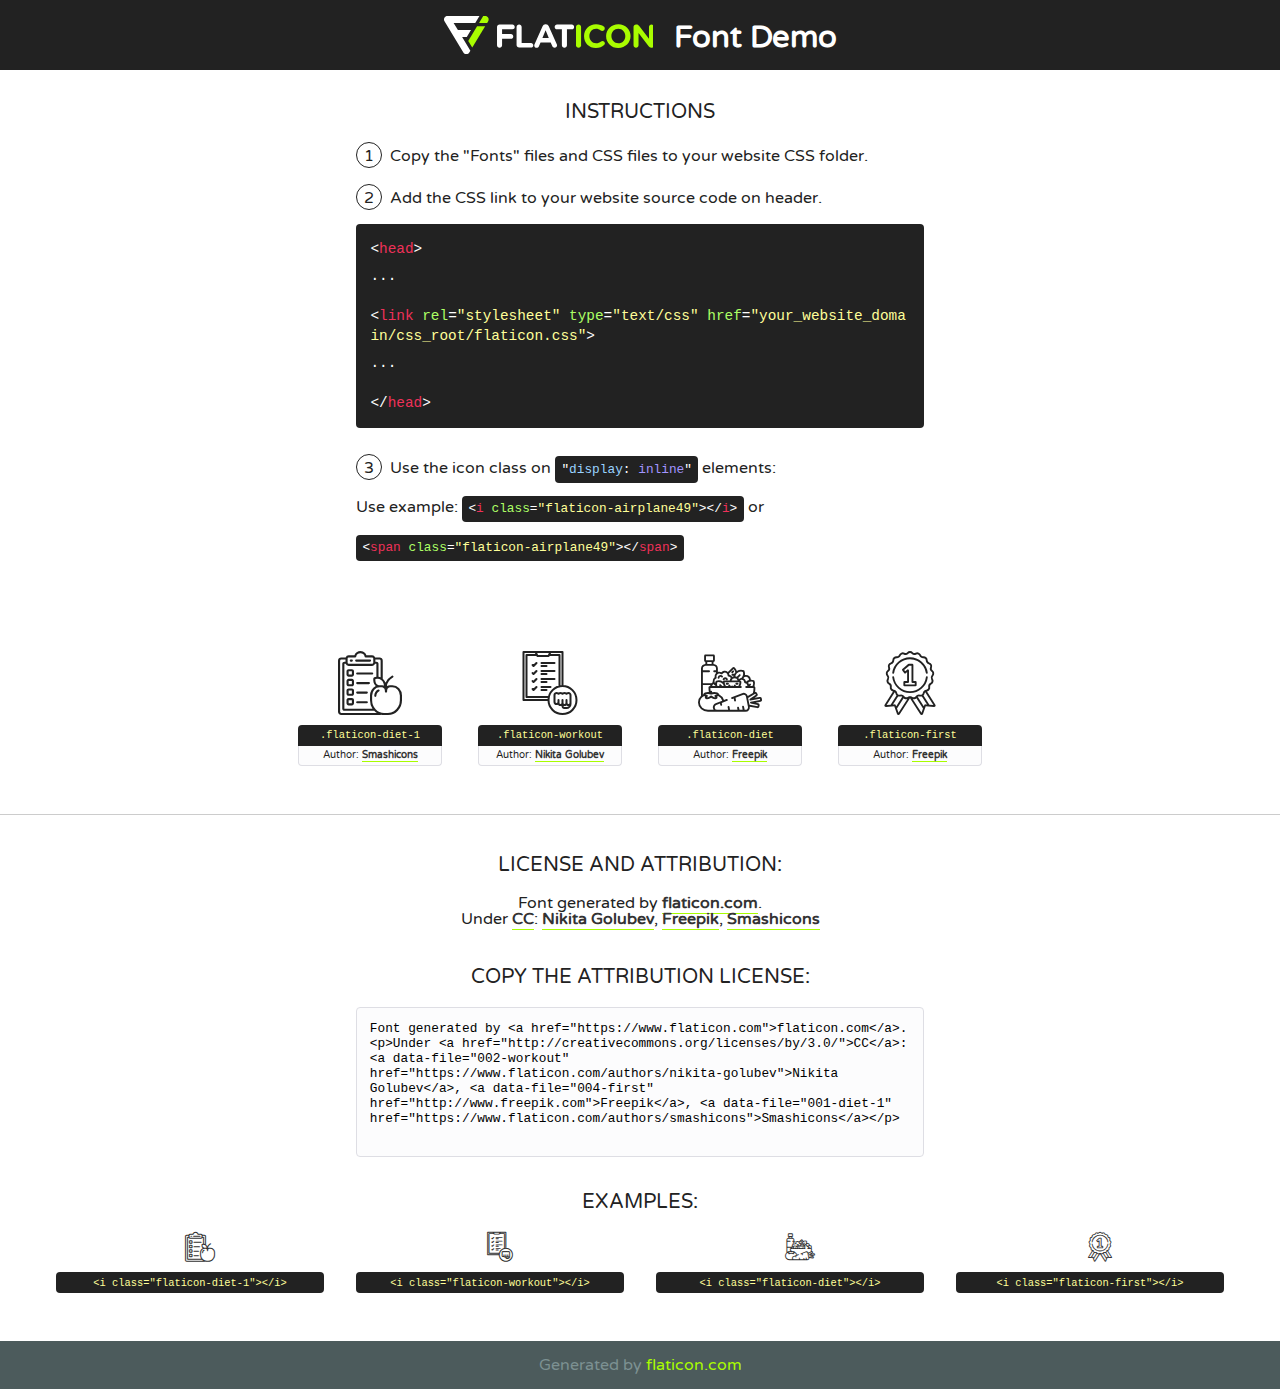
<file: fonts/flaticon/font/flaticon.html>
<!DOCTYPE html>
<!--
  Flaticon icon font: Flaticon
  Creation date: 16/02/2020 23:13
-->
<html>
<!DOCTYPE html>
<html>

<head>
    <title>Flaticon WebFont</title>
    <link href="http://fonts.googleapis.com/css?family=Varela+Round" rel="stylesheet" type="text/css" />
    <link rel="stylesheet" type="text/css" href="flaticon.css">
    <meta charset="UTF-8">
    <style>
    html, body, div, span, applet, object, iframe,
    h1, h2, h3, h4, h5, h6, p, blockquote, pre,
    a, abbr, acronym, address, big, cite, code,
    del, dfn, em, img, ins, kbd, q, s, samp,
    small, strike, strong, sub, sup, tt, var,
    b, u, i, center,
    dl, dt, dd, ol, ul, li,
    fieldset, form, label, legend,
    table, caption, tbody, tfoot, thead, tr, th, td,
    article, aside, canvas, details, embed, 
    figure, figcaption, footer, header, hgroup, 
    menu, nav, output, ruby, section, summary,
    time, mark, audio, video {
        margin: 0;
        padding: 0;
        border: 0;
        font-size: 100%;
        font: inherit;
        vertical-align: baseline;
    }
    /* HTML5 display-role reset for older browsers */
    article, aside, details, figcaption, figure, 
    footer, header, hgroup, menu, nav, section {
        display: block;
    }
    body {
        line-height: 1;
    }
    ol, ul {
        list-style: none;
    }
    blockquote, q {
        quotes: none;
    }
    blockquote:before, blockquote:after,
    q:before, q:after {
        content: '';
        content: none;
    }
    table {
        border-collapse: collapse;
        border-spacing: 0;
    }
    body {
        font-family: 'Varela Round', Helvetica, Arial, sans-serif;
        font-size: 16px;
        color: #222;
    }
    a {
        color: #333;
        border-bottom: 1px solid #a9fd00;
        font-weight: bold;
        text-decoration: none;
    }
    * {
        -moz-box-sizing: border-box;
        -webkit-box-sizing: border-box;
        box-sizing: border-box;
        margin: 0;
        padding: 0;
    }
    [class^="flaticon-"]:before, [class*=" flaticon-"]:before, [class^="flaticon-"]:after, [class*=" flaticon-"]:after {
        font-family: Flaticon;
        font-size: 30px;
        font-style: normal;
        margin-left: 20px;
        color: #333;
    }
    .wrapper {
        max-width: 600px;
        margin: auto;
        padding: 0 1em;
    }
    .title {
        font-size: 1.25em;
        text-align: center;
        margin-bottom: 1em;
        text-transform: uppercase;
    }
    header {
        text-align: center;
        background-color: #222;
        color: #fff;
        padding: 1em;
    }
    header .logo {
        width: 210px;
        height: 38px;
        display: inline-block;
        vertical-align: middle;
        margin-right: 1em;
        border: none;
    }
    header strong {
        font-size: 1.95em;
        font-weight: bold;
        vertical-align: middle;
        margin-top: 5px;
        display: inline-block;
    }
    .demo {
        margin: 2em auto;
        line-height: 1.25em;
    }
    .demo ul li {
        margin-bottom: 1em;
    }
    .demo ul li .num {
        color: #222;
        border-radius: 20px;
        display: inline-block;
        width: 26px;
        padding: 3px;
        height: 26px;
        text-align: center;
        margin-right: 0.5em;
        border: 1px solid #222;
    }
    .demo ul li code {
        background-color: #222;
        border-radius: 4px;
        padding: 0.25em 0.5em;
        display: inline-block;
        color: #fff;
        font-family: Consolas,Monaco,Lucida Console,Liberation Mono,DejaVu Sans Mono,Bitstream Vera Sans Mono,Courier New, monospace;
        font-weight: lighter;
        margin-top: 1em;
        font-size: 0.8em;
        word-break: break-all;
    }
    .demo ul li code.big {
        padding: 1em;
        font-size: 0.9em;
    }
    .demo ul li code .red {
        color: #EF3159;
    }
    .demo ul li code .green {
        color: #ACFF65;
    }
    .demo ul li code .yellow {
        color: #FFFF99;
    }
    .demo ul li code .blue {
        color: #99D3FF;
    }
    .demo ul li code .purple {
        color: #A295FF;
    }
    .demo ul li code .dots {
        margin-top: 0.5em;
        display: block;
    }
    #glyphs {
        border-bottom: 1px solid #ccc;
        padding: 2em 0;
        text-align: center;
    }
    .glyph {
        display: inline-block;
        width: 9em;
        margin: 1em;
        text-align: center;
        vertical-align: top;
        background: #FFF;
    }
    .glyph .glyph-icon {
        padding: 10px;
        display: block;
        font-family:"Flaticon";
        font-size: 64px;
        line-height: 1;
    }
    .glyph .glyph-icon:before {
        font-size: 64px;
        color: #222;
        margin-left: 0;
    }
    .class-name {
        font-size: 0.65em;
        background-color: #222;
        color: #fff;
        border-radius: 4px 4px 0 0;
        padding: 0.5em;
        color: #FFFF99;
        font-family: Consolas,Monaco,Lucida Console,Liberation Mono,DejaVu Sans Mono,Bitstream Vera Sans Mono,Courier New, monospace;
    }
    .author-name {
        font-size: 0.6em;
        background-color: #fcfcfd;
        border: 1px solid #DEDEE4;
        border-top: 0;
        border-radius: 0 0 4px 4px;
        padding: 0.5em;
    }
    .class-name:last-child {
        font-size: 10px;
        color:#888;
    }
    .class-name:last-child a {
        font-size: 10px;
        color:#555;
    }
    .class-name:last-child a:hover {
        color:#a9fd00;
    }
    .glyph > input {
        display: block;
        width: 100px;
        margin: 5px auto;
        text-align: center;
        font-size: 12px;
        cursor: text;
    }
    .glyph > input.icon-input {
        font-family:"Flaticon";
        font-size: 16px;
        margin-bottom: 10px;
    }
    .attribution .title {
        margin-top: 2em;
    }
    .attribution textarea {
        background-color: #fcfcfd;
        padding: 1em;
        border: none;
        box-shadow: none;
        border: 1px solid #DEDEE4;
        border-radius: 4px;
        resize: none;
        width: 100%;
        height: 150px;
        font-size: 0.8em;
        font-family: Consolas,Monaco,Lucida Console,Liberation Mono,DejaVu Sans Mono,Bitstream Vera Sans Mono,Courier New, monospace;
        -webkit-appearance: none;
    }
    .iconsuse {
        margin: 2em auto;
        text-align: center;
        max-width: 1200px;
    }
    .iconsuse:after {
        content: '';
        display: table;
        clear: both;
    }
    .iconsuse .image {
        float: left;
        width: 25%;
        padding: 0 1em;
    }
    .iconsuse .image p {
        margin-bottom: 1em;
    }
    .iconsuse .image span {
        display: block;
        font-size: 0.65em;
        background-color: #222;
        color: #fff;
        border-radius: 4px;
        padding: 0.5em;
        color: #FFFF99;
        margin-top: 1em;
        font-family: Consolas,Monaco,Lucida Console,Liberation Mono,DejaVu Sans Mono,Bitstream Vera Sans Mono,Courier New, monospace;
    }
    #footer {
        text-align: center;
        background-color: #4C5B5C;
        color: #7c9192;
        padding: 1em;
    }
    #footer a {
        border: none;
        color: #a9fd00;
        font-weight: normal;
    }
    @media (max-width: 960px) {
        .iconsuse .image {
            width: 50%;
        }
    }
    @media (max-width: 560px) {
        .iconsuse .image {
            width: 100%;
        }
    }
    </style>
</head>

<body class="characters-off">

    <header>
        <a href="https://www.flaticon.com" target="_blank" class="logo">
            <svg version="1.1" xmlns="http://www.w3.org/2000/svg" xmlns:xlink="http://www.w3.org/1999/xlink" xmlns:a="http://ns.adobe.com/AdobeSVGViewerExtensions/3.0/" viewBox="0 0 560.875 102.036" enable-background="new 0 0 560.875 102.036" xml:space="preserve">
                <defs>
                </defs>
                <g>
                    <g class="letters">
                        <path fill="#ffffff" d="M141.596,29.675c0-3.777,2.985-6.767,6.764-6.767h34.438c3.426,0,6.15,2.728,6.15,6.15
                        c0,3.43-2.724,6.149-6.15,6.149h-27.674v13.091h23.719c3.429,0,6.151,2.724,6.151,6.15c0,3.43-2.723,6.149-6.151,6.149h-23.719
                        v17.574c0,3.773-2.986,6.761-6.764,6.761c-3.779,0-6.764-2.989-6.764-6.761V29.675z"></path>
                        <path fill="#ffffff" d="M193.844,29.149c0-3.781,2.985-6.767,6.764-6.767c3.776,0,6.763,2.985,6.763,6.767v42.957h25.039
                        c3.426,0,6.149,2.726,6.149,6.153c0,3.425-2.723,6.15-6.149,6.15h-31.802c-3.779,0-6.764-2.986-6.764-6.768V29.149z"></path>
                        <path fill="#ffffff" d="M241.891,75.71l21.438-48.407c1.492-3.341,4.215-5.357,7.906-5.357h0.792
                        c3.686,0,6.323,2.017,7.815,5.357l21.439,48.407c0.436,0.967,0.701,1.845,0.701,2.723c0,3.602-2.809,6.501-6.414,6.501
                        c-3.161,0-5.269-1.845-6.499-4.655l-4.132-9.661h-27.059l-4.301,10.102c-1.144,2.631-3.426,4.214-6.237,4.214
                        c-3.517,0-6.24-2.81-6.24-6.325C241.1,77.64,241.451,76.677,241.891,75.71z M279.932,58.666l-8.521-20.297l-8.526,20.297H279.932
                        z"></path>
                        <path fill="#ffffff" d="M314.864,35.387H301.86c-3.429,0-6.239-2.813-6.239-6.238c0-3.429,2.811-6.24,6.239-6.24h39.533
                        c3.426,0,6.237,2.811,6.237,6.24c0,3.425-2.811,6.238-6.237,6.238h-13.001v42.785c0,3.773-2.99,6.761-6.764,6.761
                        c-3.779,0-6.764-2.989-6.764-6.761V35.387z"></path>
                        <path fill="#A9FD00" d="M352.615,29.149c0-3.781,2.985-6.767,6.767-6.767c3.774,0,6.761,2.985,6.761,6.767v49.024
                        c0,3.773-2.987,6.761-6.761,6.761c-3.781,0-6.767-2.989-6.767-6.761V29.149z"></path>
                        <path fill="#A9FD00" d="M374.132,53.836v-0.179c0-17.481,13.178-31.801,32.065-31.801c9.22,0,15.459,2.458,20.557,6.238
                        c1.402,1.054,2.637,2.985,2.637,5.357c0,3.692-2.985,6.59-6.681,6.59c-1.845,0-3.071-0.702-4.044-1.319
                        c-3.776-2.813-7.729-4.393-12.562-4.393c-10.364,0-17.831,8.611-17.831,19.154v0.173c0,10.542,7.291,19.329,17.831,19.329
                        c5.715,0,9.492-1.756,13.359-4.834c1.049-0.874,2.458-1.491,4.039-1.491c3.429,0,6.325,2.813,6.325,6.236
                        c0,2.106-1.056,3.78-2.282,4.834c-5.539,4.834-12.036,7.733-21.878,7.733C387.572,85.464,374.132,71.493,374.132,53.836z"></path>
                        <path fill="#A9FD00" d="M433.009,53.836v-0.179c0-17.481,13.79-31.801,32.766-31.801c18.981,0,32.592,14.143,32.592,31.628v0.173
                        c0,17.483-13.785,31.807-32.769,31.807C446.625,85.464,433.009,71.32,433.009,53.836z M484.224,53.836v-0.179
                        c0-10.539-7.725-19.326-18.626-19.326c-10.893,0-18.449,8.611-18.449,19.154v0.173c0,10.542,7.73,19.329,18.626,19.329
                        C476.676,72.986,484.224,64.378,484.224,53.836z"></path>
                        <path fill="#A9FD00" d="M506.233,29.321c0-3.774,2.99-6.763,6.767-6.763h1.401c3.252,0,5.183,1.583,7.029,3.953l26.093,34.265
                        V29.059c0-3.692,2.99-6.677,6.681-6.677c3.683,0,6.671,2.985,6.671,6.677v48.934c0,3.78-2.987,6.765-6.764,6.765h-0.436
                        c-3.257,0-5.188-1.581-7.034-3.953l-27.056-35.492v32.944c0,3.687-2.985,6.676-6.678,6.676c-3.683,0-6.673-2.989-6.673-6.676
                        V29.321z"></path>
                    </g>
                    <g class="insignia">
                        <path fill="#ffffff" d="M48.372,56.137h12.517l11.156-18.537H37.186L25.688,18.539h57.825L94.668,0H9.271
                        C5.925,0,2.842,1.801,1.198,4.716c-1.644,2.907-1.593,6.482,0.134,9.343l50.38,83.501c1.678,2.781,4.689,4.476,7.938,4.476
                        c3.246,0,6.257-1.695,7.935-4.476l2.898-4.804L48.372,56.137z"></path>
                        <g class="i">
                            <path fill="#A9FD00" d="M93.575,18.539h0.031v0.004l21.652,0.004l2.705-4.488c1.727-2.861,1.778-6.436,0.133-9.343
                            C116.454,1.801,113.371,0,110.026,0h-5.294L93.575,18.539z"></path>
                            <polygon fill="#A9FD00" points="88.291,27.356 64.725,66.486 75.519,84.404 109.942,27.356"></polygon>
                        </g>
                    </g>
                </g>
            </svg>
        </a>
        <strong>Font Demo</strong>
    </header>


    <section class="demo wrapper">

        <p class="title">Instructions</p>

        <ul>
            <li>
                <span class="num">1</span>Copy the "Fonts" files and CSS files to your website CSS folder.
            </li>
            <li>
                <span class="num">2</span>Add the CSS link to your website source code on header.
                <code class="big">
                    &lt;<span class="red">head</span>&gt;
                    <br/><span class="dots">...</span>
                    <br/>&lt;<span class="red">link</span> <span class="green">rel</span>=<span class="yellow">"stylesheet"</span> <span class="green">type</span>=<span class="yellow">"text/css"</span> <span class="green">href</span>=<span class="yellow">"your_website_domain/css_root/flaticon.css"</span>&gt;
                    <br/><span class="dots">...</span>
                    <br/>&lt;/<span class="red">head</span>&gt;
                </code>
            </li>

            <li>
                <p>
                    <span class="num">3</span>Use the icon class on <code>"<span class="blue">display</span>:<span class="purple"> inline</span>"</code> elements:
                    <br />
                    Use example: <code>&lt;<span class="red">i</span> <span class="green">class</span>=<span class="yellow">&quot;flaticon-airplane49&quot;</span>&gt;&lt;/<span class="red">i</span>&gt;</code> or <code>&lt;<span class="red">span</span> <span class="green">class</span>=<span class="yellow">&quot;flaticon-airplane49&quot;</span>&gt;&lt;/<span class="red">span</span>&gt;</code>
            </li>
        </ul>

    </section>




   <section id="glyphs">          
    
      
        <div class="glyph"><div class="glyph-icon flaticon-diet-1"></div>
            <div class="class-name">.flaticon-diet-1</div>
            <div class="author-name">Author: <a data-file="001-diet-1" href="https://www.flaticon.com/authors/smashicons">Smashicons</a> </div> 
        </div>        
        
        <div class="glyph"><div class="glyph-icon flaticon-workout"></div>
            <div class="class-name">.flaticon-workout</div>
            <div class="author-name">Author: <a data-file="002-workout" href="https://www.flaticon.com/authors/nikita-golubev">Nikita Golubev</a> </div> 
        </div>        
        
        <div class="glyph"><div class="glyph-icon flaticon-diet"></div>
            <div class="class-name">.flaticon-diet</div>
            <div class="author-name">Author: <a data-file="003-diet" href="http://www.freepik.com">Freepik</a> </div> 
        </div>        
        
        <div class="glyph"><div class="glyph-icon flaticon-first"></div>
            <div class="class-name">.flaticon-first</div>
            <div class="author-name">Author: <a data-file="004-first" href="http://www.freepik.com">Freepik</a> </div> 
        </div>        
        

    </section>



    <section class="attribution wrapper"   style="text-align:center;">

      <div class="title">License and attribution:</div><div class="attrDiv">Font generated by <a href="https://www.flaticon.com">flaticon.com</a>. <div><p>Under <a href="http://creativecommons.org/licenses/by/3.0/">CC</a>: <a data-file="002-workout" href="https://www.flaticon.com/authors/nikita-golubev">Nikita Golubev</a>, <a data-file="004-first" href="http://www.freepik.com">Freepik</a>, <a data-file="001-diet-1" href="https://www.flaticon.com/authors/smashicons">Smashicons</a></p>  </div>
      </div>
      <div class="title">Copy the Attribution License:</div>

    <textarea onclick="this.focus();this.select();">Font generated by &lt;a href=&quot;https://www.flaticon.com&quot;&gt;flaticon.com&lt;/a&gt;. <p>Under <a href="http://creativecommons.org/licenses/by/3.0/">CC</a>: <a data-file="002-workout" href="https://www.flaticon.com/authors/nikita-golubev">Nikita Golubev</a>, <a data-file="004-first" href="http://www.freepik.com">Freepik</a>, <a data-file="001-diet-1" href="https://www.flaticon.com/authors/smashicons">Smashicons</a></p>  
     </textarea>

    </section>

    <section class="iconsuse">

          <div class="title">Examples:</div>            
             
            <div class="image">
                <p>
                    <i class="glyph-icon flaticon-diet-1"></i> 
                    <span>&lt;i class=&quot;flaticon-diet-1&quot;&gt;&lt;/i&gt;</span>
                </p>
            </div>
            
            <div class="image">
                <p>
                    <i class="glyph-icon flaticon-workout"></i> 
                    <span>&lt;i class=&quot;flaticon-workout&quot;&gt;&lt;/i&gt;</span>
                </p>
            </div>
            
            <div class="image">
                <p>
                    <i class="glyph-icon flaticon-diet"></i> 
                    <span>&lt;i class=&quot;flaticon-diet&quot;&gt;&lt;/i&gt;</span>
                </p>
            </div>
            
            <div class="image">
                <p>
                    <i class="glyph-icon flaticon-first"></i> 
                    <span>&lt;i class=&quot;flaticon-first&quot;&gt;&lt;/i&gt;</span>
                </p>
            </div>
                       
        </div>
                            
    </section>

<div id="footer">
    <div>Generated by <a href="https://www.flaticon.com">flaticon.com</a>
    </div>
</div>



</body>
</html>
</file>
<file: style.css>
/* ------------------------------------------

[Tables of CSS Content]

+ body

- 01.0 Reboot Area CSS
- 02.0 Spacing Area CSS
- 03.0 Preloader Area CSS
- 04.0 Heading Area CSS
- 05.0 Backtotop Area CSS
- 06.0 Buttons Area CSS
- 07.0 Header Area CSS
- 08.0 Hero Area CSS
- 09.0 Footer Area CSS
- 10.0 Partner Area CSS
- 11.0 Project Area CSS
- 12.0 CTA Area CSS
- 13.0 Testimonial Area CSS
- 14.0 Room Area CSS
- 15.0 About Area CSS
- 16.0 Contact Area CSS
- 17.0 Widget Area CSS
- 18.0 Breadcrumb Area CSS
- 19.0 Blog Area CSS
--------------------------------------------- */
/* Import Fonts & All CSS */
@import url("https://fonts.googleapis.com/css?family=Poppins:100,200,300,400,500,600,700");
@import url(css/bootstrap.min.css);
@import url(css/animate.css);
@import url(css/default-assets/classy-nav.css);
@import url(css/owl.carousel.min.css);
@import url(css/magnific-popup.css);
@import url(css/nice-select.css);
@import url(css/font-awesome.min.css);
@import url(css/style.css);
@import url(css/bootstrap-datepicker.min.css);
@import url(css/jquery-ui.min.css);

/* :: 01.0 Reboot Area CSS */
* {
  margin: 0;
  padding: 0;
}

body {
  font-family: "Poppins", sans-serif;
  font-weight: 400;
  font-size: 16px;
  position: relative;
  z-index: auto;
}

h1,
h2,
h3,
h4,
h5,
h6 {
  font-family: "Poppins", sans-serif;
  color: #315d7a;
  line-height: 1.3;
  font-weight: 500;
}

a,
a:active,
a:focus,
a:hover {
  color: #fff;
  text-decoration: none;
  -webkit-transition-duration: 500ms;
  -o-transition-duration: 500ms;
  transition-duration: 500ms;
  outline: none;
  font-weight: 500;
}

li {
  list-style: none;
}

p {
  line-height: 1.7;
  color: #636a76;
  font-size: 16px;
  font-weight: 400;
}

img {
  max-width: 100%;
  height: auto;
}

ul {
  margin: 0;
  padding: 0;
}

ul li {
  margin: 0;
  padding: 0;
}

.bg-overlay {
  position: relative;
  z-index: 1;
}

.bg-overlay::after {
  position: absolute;
  content: "";
  height: 100%;
  width: 100%;
  top: 0;
  left: 0;
  z-index: -1;
  background-color: rgba(236, 102, 40, 0.384);
}

.bg-img {
  background-position: center center !important;
  background-size: cover !important;
  background-repeat: no-repeat !important;
}

.jarallax {
  position: relative;
  z-index: 0;
}

.jarallax>.jarallax-img {
  position: absolute;
  object-fit: cover;
  font-family: 'object-fit: cover';
  top: 0;
  left: 0;
  width: 100%;
  height: 100%;
  z-index: -1;
}

.mfp-image-holder .mfp-close,
.mfp-iframe-holder .mfp-close {
  color: #ffffff;
  right: 20px;
  text-align: center;
  padding-right: 0;
  width: 100%;
  position: fixed;
  top: 20px;
  width: 30px;
  background: #ec6728;
  height: 30px;
  line-height: 30px;
}

button.mfp-close,
button.mfp-arrow {
  background: #ec6728;
}

.mfp-bottom-bar {
  display: none !important;
}

.mfp-bg {
  background-color: #000000;
}

.bg-transparent {
  background-color: transparent !important;
}

.bg-gray {
  background-color: #e8f1f8 !important;
}

textarea:focus,
input:focus {
  outline: none;
}

.border {
  border-color: #ebebeb;
}

.mfp-arrow-left::after {
  border-right-color: transparent;
}

.mfp-arrow-left::before {
  border-right-color: #ffffff;
}

.mfp-arrow-right::after {
  border-left-color: transparent;
}

.mfp-arrow-right::before {
  border-left-color: #ffffff;
}

/* :: 02.0 Spacing Area CSS */
.mt-15 {
  margin-top: 15px;
}

.mt-30 {
  margin-top: 30px;
}

.mt-40 {
  margin-top: 40px;
}

.mt-50 {
  margin-top: 50px;
}

.mt-70 {
  margin-top: 70px;
}

.mt-80 {
  margin-top: 80px;
}

.mt-100 {
  margin-top: 100px;
}

.mt-150 {
  margin-top: 150px;
}

.mr-15 {
  margin-right: 15px;
}

.mr-30 {
  margin-right: 30px;
}

.mr-50 {
  margin-right: 50px;
}

.mr-100 {
  margin-right: 100px;
}

.mb-15 {
  margin-bottom: 15px;
}

.mb-30 {
  margin-bottom: 30px;
}

.mb-40 {
  margin-bottom: 40px;
}

.mb-50 {
  margin-bottom: 50px;
}

.mb-60 {
  margin-bottom: 60px;
}

.mb-70 {
  margin-bottom: 70px;
}

.mb-80 {
  margin-bottom: 80px;
}

.mb-100 {
  margin-bottom: 100px;
}

.ml-15 {
  margin-left: 15px;
}

.ml-30 {
  margin-left: 30px;
}

.ml-50 {
  margin-left: 50px;
}

.ml-100 {
  margin-left: 100px;
}

.pt-50 {
  padding-top: 50px !important;
}

.section-padding-80 {
  padding-top: 80px;
  padding-bottom: 80px;
}

.section-padding-0-80 {
  padding-top: 0;
  padding-bottom: 80px;
}

.section-padding-80-0 {
  padding-top: 80px;
  padding-bottom: 0;
}

.section-padding-100 {
  padding-top: 100px;
  padding-bottom: 100px;
}

.section-padding-0-100 {
  padding-top: 0;
  padding-bottom: 100px;
}

.section-padding-100-0 {
  padding-top: 100px;
  padding-bottom: 0;
}

/* :: 3.0 Preloader Area CSS */
#preloader {
  position: fixed;
  width: 100%;
  height: 100%;
  z-index: 9999999;
  top: 0;
  left: 0;
  background: linear-gradient(to bottom right, #ec6728, #ccd7e9);
  /* Modificado */
  display: -webkit-box;
  display: -ms-flexbox;
  display: flex;
  -webkit-box-align: center;
  -ms-flex-align: center;
  align-items: center;
  -webkit-box-pack: center;
  -ms-flex-pack: center;
  justify-content: center;
  overflow: hidden;
}

#preloader:before {
  content: "";
  position: absolute;
  top: calc(50% - 40px);
  /* Ajusta la posición vertical según el nuevo tamaño */
  left: calc(50% - 90px);
  /* Ajusta la posición horizontal según el nuevo tamaño */
  width: 200px;
  /* Nuevo ancho del icono */
  height: 20px;
  /* Nuevo alto del icono */
  background-image: url('./img/core-img/logo2.png');
  /* URL de tu icono */
  background-size: contain;
  /* Ajusta el tamaño del icono para que quepa dentro del contenedor */
  background-repeat: no-repeat;
  animation: animate-preloader 3s linear infinite;
  transform-origin: center center;
}

@keyframes animate-preloader {
  0% {
    transform: scale(2.5);
    /* Comienza en el tamaño original */
  }

  50% {
    transform: scale(3.5);
    /* Escala para acercarse */
  }

  100% {
    transform: scale(4.5);
    /* Vuelve al tamaño original */
  }
}

@media (max-width: 768px) {
  @keyframes animate-preloader {
    0% {
      transform: scale(1);
      /* Comienza en el tamaño original */
    }

    50% {
      transform: scale(1.5);
      /* Escala para acercarse */
    }

    100% {
      transform: scale(2);
      /* Vuelve al tamaño original */
    }
  }
}

/* :: 4.0 Heading Area CSS */
.section-heading {
  position: relative;
  z-index: 1;
  margin-bottom: 50px;
}

.section-heading h6 {
  text-transform: uppercase;
  color: #ec6728;
  letter-spacing: 2px;
  display: block;
  margin-bottom: 10px;
}

.section-heading h2 {
  font-size: 42px;
  text-transform: capitalize;
  margin-bottom: 0;
  display: block;
  line-height: 1.2;
}

@media only screen and (min-width: 992px) and (max-width: 1199px) {
  .section-heading h2 {
    font-size: 36px;
  }
}

@media only screen and (min-width: 768px) and (max-width: 991px) {
  .section-heading h2 {
    font-size: 30px;
  }
}

@media only screen and (max-width: 767px) {
  .section-heading h2 {
    font-size: 24px;
  }
}

.section-heading.white h6,
.section-heading.white h2 {
  color: #ffffff;
}

/* :: 5.0 Backtotop Area CSS */
#scrollUp {
  position: fixed;
  right: 40px;
  font-size: 20px;
  line-height: 50px;
  width: 45px;
  height: 45px;
  bottom: 30px;
  background-color: #ec6728;
  color: #ffffff;
  text-align: center;
  -webkit-transition-duration: 500ms;
  -o-transition-duration: 500ms;
  transition-duration: 500ms;
  border-radius: 50%;
  -webkit-box-shadow: 0 2px 40px 8px rgba(15, 15, 15, 0.15);
  box-shadow: 0 2px 40px 8px rgba(15, 15, 15, 0.15);
  z-index: 15962536;
}

@media only screen and (max-width: 767px) {
  #scrollUp {
    right: 20px;
    bottom: 15px;
  }
}

#scrollUp:focus,
#scrollUp:hover {
  background-color: #f4a26c;
  color: #ffffff;
}

/* :: 6.0 Buttons Area CSS */
.btn:focus {
  box-shadow: none;
}

.sunset-btn {
  position: relative;
  z-index: 1;
  min-width: 150px;
  height: 46px;
  line-height: 46px;
  font-size: 16px;
  font-weight: 500;
  display: inline-block;
  padding: 0 40px;
  text-align: center;
  text-transform: capitalize;
  background-color: #ec6728;
  color: #ffffff;
  border: none;
  border-radius: 2px;
  -webkit-transition-duration: 500ms;
  -o-transition-duration: 500ms;
  transition-duration: 500ms;
}

.sunset-btn:focus,
.sunset-btn:hover {
  font-weight: 500;
  -webkit-box-shadow: 0 2px 40px 8px rgba(15, 15, 15, 0.15);
  box-shadow: 0 2px 40px 8px rgba(15, 15, 15, 0.15);
  background-color: #ffffff;
  color: #ec6728;
}

.sunset-btn.btn-2 {
  min-width: 180px;
  height: 50px;
  line-height: 46px;
  border: 2px solid #ec6728;
  background-color: transparent;
  color: #ffffff;
}

.sunset-btn.btn-2:focus,
.sunset-btn.btn-2:hover {
  color: #ffffff;
  background-color: #ec6728;
}

.continue-btn {
  padding: 0;
  line-height: 1;
  color: #afb4bf;
  font-size: 16px;
  text-transform: capitalize;
  text-decoration: underline;
  font-weight: 500;
}

.continue-btn:focus,
.continue-btn:hover {
  text-decoration: underline;
  color: #000000;
}

/* :: 7.0 Header Area CSS */
.header-area {
  position: relative;
  z-index: 100;
  width: 100%;
  -webkit-transition-duration: 500ms;
  -o-transition-duration: 500ms;
  transition-duration: 500ms;
  background-color: #ec6728;
}

.header-area .search-form {
  -webkit-transition-duration: 350ms;
  -o-transition-duration: 350ms;
  transition-duration: 350ms;
  transition-timing-function: ease-in;
  position: relative;
  z-index: 1;
  width: 100%;
  height: 0;
  background-color: #ec6728;
}

.header-area .search-form.search-form-active {
  height: 80px;
  z-index: 99999999;
}

.header-area .search-form form {
  position: relative;
  z-index: 1;
}

.header-area .search-form form input {
  background-color: transparent;
  width: 100%;
  height: 60px;
  border: none;
  font-size: 14px;
  color: #ffffff;
}

.header-area .search-form form button {
  position: absolute;
  width: 60px;
  height: 60px;
  top: 0;
  right: 0;
  z-index: 10;
  border: none;
  background-color: transparent;
  cursor: pointer;
  font-size: 18px;
  color: #ffffff;
  text-align: right;
}

.header-area .search-form form button:focus {
  outline: none;
}

.top-header-area {
  position: relative;
  z-index: 1;
  width: 100%;
  height: 50px;
  background-color: #1b1b1b;
}

.top-header-area .top-header-content {
  display: -webkit-box;
  display: -ms-flexbox;
  display: flex;
  -webkit-box-align: center;
  -ms-flex-align: center;
  align-items: center;
}

.top-header-area .top-header-content>a {
  color: #ffffff;
  font-size: 14px;
  font-weight: 400;
  line-height: 50px;
  display: inline-block;
  margin-right: 50px;
}

.top-header-area .top-header-content>a:last-child {
  margin-right: 0;
}

.top-header-area .top-header-content>a i {
  padding-right: 5px;
  color: #ec6728;
}

@media only screen and (min-width: 768px) and (max-width: 991px) {
  .top-header-area .top-header-content>a {
    margin-right: 30px;
  }
}

@media only screen and (max-width: 767px) {
  .top-header-area .top-header-content>a {
    margin-right: 15px;
  }
}

@media only screen and (min-width: 768px) and (max-width: 991px) {
  .top-header-area .top-header-content>a span {
    display: none;
  }
}

@media only screen and (max-width: 767px) {
  .top-header-area .top-header-content>a span {
    display: none;
  }
}

.top-header-area .top-header-content>a:hover,
.top-header-area .top-header-content>a:focus {
  color: #afb4bf;
}

.top-header-area .top-header-content .top-social-area a {
  display: inline-block;
  margin-right: 30px;
  color: #ffffff;
  line-height: 50px;
  font-size: 14px;
}

.top-header-area .top-header-content .top-social-area a:last-child {
  margin-right: 0;
}

@media only screen and (max-width: 767px) {
  .top-header-area .top-header-content .top-social-area a {
    margin-right: 15px;
  }
}

.top-header-area .top-header-content .top-social-area a:hover,
.top-header-area .top-header-content .top-social-area a:focus {
  color: #ec6728;
}

.classy-nav-container {
  background-color: transparent;
  padding: 0;
}

.classy-nav-container .classy-navbar {
  -webkit-transition-duration: 500ms;
  -o-transition-duration: 500ms;
  transition-duration: 500ms;
  height: 80px;
  padding: 0;
}

@media only screen and (min-width: 768px) and (max-width: 991px) {
  .classy-nav-container .classy-navbar {
    height: 70px;
  }
}

@media only screen and (max-width: 767px) {
  .classy-nav-container .classy-navbar {
    height: 70px;
  }
}

@media only screen and (max-width: 767px) {
  .classy-nav-container .classy-navbar .nav-brand {
    max-width: 300px;
    margin-right: 15px;
  }
}

.classy-nav-container .classy-navbar .classynav ul li a {
  text-align: center;
  display: block;
  font-size: 16px;
  text-transform: capitalize;
  color: #315d7a;
  font-weight: 500;
  padding: 0 20px;
}

@media only screen and (min-width: 992px) and (max-width: 1199px) {
  .classy-nav-container .classy-navbar .classynav ul li a {
    font-size: 14px;
    padding: 0 10px;
  }
}

@media only screen and (min-width: 768px) and (max-width: 991px) {
  .classy-nav-container .classy-navbar .classynav ul li a {
    font-size: 14px;
    color: #315d7a;
  }

  .classy-nav-container .classy-navbar .classynav ul li a:hover,
  .classy-nav-container .classy-navbar .classynav ul li a:focus {
    color: #ec6728;
  }
}

@media only screen and (max-width: 767px) {
  .classy-nav-container .classy-navbar .classynav ul li a {
    font-size: 14px;
    color: #315d7a;
  }

  .classy-nav-container .classy-navbar .classynav ul li a:hover,
  .classy-nav-container .classy-navbar .classynav ul li a:focus {
    color: #ec6728;
  }
}

.classy-nav-container .classy-navbar .classynav ul li a:focus,
.classy-nav-container .classy-navbar .classynav ul li a:hover {
  color: #ec6728;
  font-weight: 500;
}

.classy-nav-container .classy-navbar .classynav ul li.cn-dropdown-item ul li a,
.classy-nav-container .classy-navbar .classynav ul li.megamenu-item ul li a {
  font-size: 14px;
  text-transform: capitalize;
  height: 42px;
  line-height: 42px;
  padding: 0 30px;
  color: #315d7a;
}

.classy-nav-container .classy-navbar .classynav ul li.cn-dropdown-item ul li a:focus,
.classy-nav-container .classy-navbar .classynav ul li.cn-dropdown-item ul li a:hover,
.classy-nav-container .classy-navbar .classynav ul li.megamenu-item ul li a:focus,
.classy-nav-container .classy-navbar .classynav ul li.megamenu-item ul li a:hover {
  color: #ec6728;
}

.classynav ul li.active a {
  position: relative;
  z-index: 1;
}

.classynav ul li.active a::before {
  width: 80%;
  height: 2px;
  background-color: #ffffff;
  position: absolute;
  bottom: 0;
  left: 10%;
  z-index: 1;
  content: '';
}

@media only screen and (min-width: 768px) and (max-width: 991px) {
  .classynav ul li.active a::before {
    display: none;
  }
}

@media only screen and (max-width: 767px) {
  .classynav ul li.active a::before {
    display: none;
  }
}

.classynav ul li.has-down>a::after,
.classynav ul li.has-down.active>a::after,
.classynav ul li.megamenu-item>a::after {
  color: #315d7a;
}

.breakpoint-off .classynav ul li .dropdown,
.breakpoint-off .classynav ul li .megamenu {
  width: 210px;
  -webkit-box-shadow: 0 2px 40px 8px rgba(15, 15, 15, 0.15);
  box-shadow: 0 2px 40px 8px rgba(15, 15, 15, 0.15);
  border-radius: 6px;
}

.breakpoint-off .classynav ul li .megamenu {
  width: 100%;
}

.classy-navbar-toggler .navbarToggler span {
  background-color: #315d7a;
}

.main-header-area {
  position: relative;
  z-index: 1;
  background-color: #ffffff;
}

.main-header-area .book-now-btn a {
  padding: 0 30px;
  background-color: #ec6728;
  height: 80px;
  line-height: 80px;
  text-align: center;
  color: #ffffff;
  font-size: 16px;
}

.main-header-area .book-now-btn a i {
  padding-left: 5px;
}

@media only screen and (min-width: 768px) and (max-width: 991px) {
  .main-header-area .book-now-btn a {
    height: 50px;
    line-height: 50px;
    border-radius: 30px;
  }
}

@media only screen and (max-width: 767px) {
  .main-header-area .book-now-btn a {
    height: 50px;
    line-height: 50px;
    border-radius: 30px;
    background-color: #f4a26c;
    width: 100%;
    font-size: 14px;
    border-radius: 0;
    border-bottom: 1px solid rgba(255, 255, 255, 0.5);
    color: #fff;
  }
}

.main-header-area .book-now-btn a:hover,
.main-header-area .book-now-btn a:focus {
  background-color: #f4a26c;
  color: #ffffff;
}

.main-header-area .search-btn {
  cursor: pointer;
  -webkit-transition-duration: 500ms;
  -o-transition-duration: 500ms;
  transition-duration: 500ms;
}

@media only screen and (min-width: 768px) and (max-width: 991px) {
  .main-header-area .search-btn {
    padding: 30px 0;
  }
}

@media only screen and (max-width: 767px) {
  .main-header-area .search-btn {
    padding: 30px 0;
  }
}

.main-header-area .search-btn:hover,
.main-header-area .search-btn:focus {
  color: #ec6728;
}

/* :: 8.0 Hero Area CSS */
.welcome-area {
  position: relative;
  z-index: 1;
}

.welcome-slides {
  position: relative;
  z-index: 1;
  overflow: hidden;
}

.welcome-slides .owl-prev,
.welcome-slides .owl-next {
  -webkit-transition-duration: 500ms;
  -o-transition-duration: 500ms;
  transition-duration: 500ms;
  width: 80px;
  height: 80px;
  border-radius: 50%;
  background-color: #ec6728;
  text-indent: -50000em;
  position: absolute;
  top: 50%;
  left: 30px;
  margin-top: -40px;
  z-index: 10;
  background-position: center center !important;
  background-size: cover !important;
  opacity: 0;
  visibility: hidden;
}

@media only screen and (max-width: 767px) {

  .welcome-slides .owl-prev,
  .welcome-slides .owl-next {
    width: 40px;
    left: 20px;
    height: 40px;
  }
}

.welcome-slides .owl-next {
  left: auto;
  right: 30px;
}

@media only screen and (max-width: 767px) {
  .welcome-slides .owl-next {
    right: 20px;
  }
}

.welcome-slides:hover .owl-prev,
.welcome-slides:hover .owl-next,
.welcome-slides:focus .owl-prev,
.welcome-slides:focus .owl-next {
  opacity: 1;
  visibility: visible;
}


.slide-container {
  overflow: hidden;
}

.single-welcome-slide {
  width: 100%;
  /* Asegura que la imagen ocupe todo el ancho del contenedor */
  height: 100%;
  /* Asegura que la imagen ocupe todo el alto del contenedor */
}

@keyframes slide {

  0%,
  100% {
    transform: scale(1);
  }

  50% {
    transform: scale(1.1);
    /* Ajusta el valor para controlar qué tan cerca quieres que se acerque */
  }
}

.single-welcome-slide {
  animation: slide 20s linear infinite;
  transform-origin: center center;
}


.single-welcome-slide {
  position: relative;
  z-index: 2;
  width: 100%;
  height: 770px;
  background-color: #ec6728;
}

@media only screen and (min-width: 992px) and (max-width: 1199px) {
  .single-welcome-slide {
    height: 600px;
  }
}

@media only screen and (min-width: 768px) and (max-width: 991px) {
  .single-welcome-slide {
    height: 600px;
  }
}

@media only screen and (max-width: 767px) {
  .single-welcome-slide {
    height: 700px;
  }
}

.single-welcome-slide .welcome-text {
  position: relative;
  z-index: 1;
}

.single-welcome-slide .welcome-text h6 {
  text-transform: uppercase;
  letter-spacing: 2px;
  color: #ffffff;
  margin-bottom: 30px;
}

.single-welcome-slide .welcome-text h2 {
  font-size: 72px;
  display: block;
  margin-bottom: 30px;
  color: #ffffff;
}

@media only screen and (min-width: 992px) and (max-width: 1199px) {
  .single-welcome-slide .welcome-text h2 {
    font-size: 48px;
  }
}

@media only screen and (min-width: 768px) and (max-width: 991px) {
  .single-welcome-slide .welcome-text h2 {
    font-size: 42px;
  }
}

@media only screen and (max-width: 767px) {
  .single-welcome-slide .welcome-text h2 {
    font-size: 30px;
  }
}

/* :: 9.0 Footer Area CSS */
.footer-area {
  position: relative;
  z-index: 1;
  background-color: #1b1b1b;
  padding-top: 180px;
  background-size: cover !important;
  background-repeat: no-repeat !important;
}


@media only screen and (max-width: 768px) {
  .footer-area  {
    background-position: right; /* Establece la posición del fondo como predeterminada */
  }
}

.single-footer-widget {
  position: relative;
  z-index: 1;
}

.single-footer-widget .widget-title {
  font-size: 22px;
  color: #ec6728;
  margin-bottom: 25px;
  display: block;
  text-transform: capitalize;
}

@media only screen and (min-width: 992px) and (max-width: 1199px) {
  .single-footer-widget .widget-title {
    font-size: 18px;
  }
}

@media only screen and (max-width: 767px) {
  .single-footer-widget .widget-title {
    font-size: 18px;
  }
}

.single-footer-widget .latest-blog-area {
  position: relative;
  z-index: 1;
  margin-bottom: 25px;
}

.single-footer-widget .latest-blog-area:last-child {
  margin-bottom: 0;
}

.single-footer-widget .latest-blog-area .post-title {
  font-size: 16px;
  display: block;
  margin-bottom: 5px;
  color: #ffffff;
  font-weight: 400;
}

.single-footer-widget .latest-blog-area .post-title:focus,
.single-footer-widget .latest-blog-area .post-title:hover {
  color: #ec6728;
}

.single-footer-widget .footer-nav {
  position: relative;
  z-index: 1;
}

.single-footer-widget .footer-nav li a {
  display: block;
  margin-bottom: 10px;
  color: #fff;
  font-size: 14px;
  font-weight: 400;
  text-transform: capitalize;
}

.single-footer-widget .footer-nav li a:focus,
.single-footer-widget .footer-nav li a:hover {
  color: #ec6728;
}

.single-footer-widget .footer-nav li:last-child a {
  margin-bottom: 0;
}

.single-footer-widget .nl-form {
  position: relative;
  z-index: 1;
  margin-top: 30px;
}

.single-footer-widget .nl-form input {
  width: 100%;
  height: 46px;
  background-color: #3e525f;
  border-radius: 30px;
  border: none;
  padding: 0 20px;
  color: #ffffff;
  font-size: 14px;
}

.single-footer-widget .nl-form input:focus {
  box-shadow: none;
}

.single-footer-widget .nl-form button {
  position: absolute;
  width: 40px;
  height: 40px;
  border-radius: 50%;
  border: none;
  top: 3px;
  right: 3px;
  color: #ffffff;
  background-color: #ec6728;
  cursor: pointer;
  -webkit-transition-duration: 500ms;
  -o-transition-duration: 500ms;
  transition-duration: 500ms;
}

.single-footer-widget .nl-form button:focus,
.single-footer-widget .nl-form button:hover {
  background-color: #315d7a;
}

.single-footer-widget .footer-logo {
  display: block;
  margin-bottom: 20px;
}

.single-footer-widget p {
  color: #afb4bf;
}

.single-footer-widget h4 {
  color: #ec6728;
}

.single-footer-widget span {
  color: #fff;
  font-size: 14px;
  display: block;
  margin-bottom: 10px;
}

.single-footer-widget span:last-child {
  margin-bottom: 0;
}

.copywrite-text {
  position: relative;
  z-index: 1;
  text-align: center;
  margin-top: 60px;
}

@media only screen and (max-width: 767px) {
  .copywrite-text {
    margin-bottom: 30px;
    text-align: center;
    margin-top: 0;
  }
}

.copywrite-text p {
  font-size: 14px;
  color: #afb4bf;
  margin-bottom: 0;
}

@media only screen and (max-width: 767px) {
  .copywrite-text p {
    font-size: 12px;
  }
}

.copywrite-text p a {
  color: #afb4bf;
  font-size: 14px;
}

@media only screen and (max-width: 767px) {
  .copywrite-text p a {
    font-size: 12px;
  }
}

.copywrite-text p a:focus,
.copywrite-text p a:hover {
  color: #ec6728;
}

.copywrite-content {
  position: relative;
  z-index: 1;
  padding: 15px 0;
  /*border-top: 1px solid #273d4b;*/
}

.copywrite-content .social-info {
  text-align: right;
}

@media only screen and (max-width: 767px) {
  .copywrite-content .social-info {
    text-align: center;
  }
}

.copywrite-content .social-info a {
  display: inline-block;
  color: #ec6728;
  padding-left: 20px;
}

.copywrite-content .social-info a:focus,
.copywrite-content .social-info a:hover {
  color: #ffffff;
}

/* :: 10.0 Partner Area CSS */
.partner-logo-content {
  position: relative;
  z-index: 1;
  padding-top: 40px;
  padding-bottom: 40px;
}

.partner-logo-content a {
  display: inline-block;
}

.partner-logo-content a img {
  max-height: 50px;
}

@media only screen and (max-width: 767px) {
  .partner-logo-content a img {
    max-height: 30px;
  }
}

/* :: 11.0 Project Area CSS */
.single-project-slide {
  position: relative;
  z-index: 1;
  height: 800px;
  overflow: hidden;
  border-right: 1px solid rgba(255, 255, 255, 0.2);
  border-left: 1px solid rgba(255, 255, 255, 0.2);
}

@media only screen and (max-width: 767px) {
  .single-project-slide {
    height: 650px;
  }
}

@media only screen and (min-width: 992px) and (max-width: 1199px) {
  .single-project-slide {
    height: 700px;
  }
}

@media only screen and (min-width: 768px) and (max-width: 991px) {
  .single-project-slide {
    height: 650px;
  }
}

.single-project-slide .project-content {
  position: absolute;
  width: 100%;
  height: 100px;
  bottom: 0;
  left: 0;
  z-index: 10;
  background-color: rgba(0, 0, 0, 0.3);
  padding: 0 30px;
  display: -webkit-box;
  display: -ms-flexbox;
  display: flex;
  -webkit-box-align: center;
  -ms-flex-align: center;
  align-items: center;
}

.single-project-slide .project-content .text h6 {
  color: #ffffff;
}

.single-project-slide .project-content .text h5 {
  color: #ffffff;
  margin-bottom: 0;
}

.single-project-slide .hover-effects {
  position: absolute;
  width: 100%;
  bottom: 0;
  left: 0;
  background-color: #ec6728;
  z-index: 100;
  -webkit-transform: translateY(100%);
  -ms-transform: translateY(100%);
  transform: translateY(100%);
  opacity: 0;
  visibility: hidden;
  -webkit-transition-duration: 800ms;
  -o-transition-duration: 800ms;
  transition-duration: 800ms;
}

.single-project-slide .hover-effects .text {
  padding: 30px;
}

.single-project-slide .hover-effects .text h6 {
  color: #ffffff;
}

.single-project-slide .hover-effects .text h5 {
  color: #ffffff;
  margin-bottom: 10px;
}

.single-project-slide .hover-effects .text p {
  margin-bottom: 0;
  color: #ffffff;
}

.single-project-slide .hover-effects .project-btn {
  font-size: 16px;
  padding: 0 30px;
  display: block;
  background-color: #1b1b1b;
  border-radius: 0;
  color: #ffffff;
  text-align: left;
  font-weight: 500;
  height: 100px;
  width: 100%;
  line-height: 100px;
}

.single-project-slide.active .hover-effects {
  -webkit-transform: translateY(0%);
  -ms-transform: translateY(0%);
  transform: translateY(0%);
  opacity: 1;
  visibility: visible;
}

/* :: 12.0 CTA CSS */
.sunset-cta-area {
  position: relative;
  z-index: 1;
}

.sunset-cta-area .cta-content {
  padding-top: 50px;
  padding-left: 50px;
  padding-right: 50px;
}

.sunset-cta-area .cta-text h2 {
  color: #ffffff;
  font-size: 26px;
  margin-bottom: 10px;
}

.sunset-cta-area .cta-text h6 {
  margin-bottom: 0;
  color: #ffffff;
}

/* :: 13.0 Testimonial Area CSS */
.sunset-testimonials-area {
  position: relative;
  z-index: 1;
}

.sunset-testimonials-area .testimonial-thumbnail {
  position: relative;
  z-index: 1;
  padding-right: 15px;
}

.sunset-testimonials-area .testimonial-thumbnail img {
  border-radius: 8px;
  width: 100% !important;
}

.single-testimonial-slide h5 {
  color: #636a76;
  font-weight: 400;
  font-size: 18px;
  line-height: 1.8;
}

@media only screen and (min-width: 992px) and (max-width: 1199px) {
  .sunset-testimonials-area .single-testimonial-slide h5 {
    font-size: 16px;
  }
}

@media only screen and (min-width: 768px) and (max-width: 991px) {
  .sunset-testimonials-area .single-testimonial-slide h5 {
    font-size: 16px;
  }
}

@media only screen and (max-width: 767px) {
  .sunset-testimonials-area .single-testimonial-slide h5 {
    font-size: 16px;
  }
}

.sunset-testimonials-area .single-testimonial-slide .rating-title {
  position: relative;
  z-index: 1;
  margin-top: 15px;
}

.sunset-testimonials-area .single-testimonial-slide .rating-title .rating {
  display: block;
  margin-bottom: 10px;
}

.sunset-testimonials-area .single-testimonial-slide .rating-title .rating i {
  color: #f5b917;
  font-size: 14px;
}

.sunset-testimonials-area .single-testimonial-slide .rating-title h6 {
  margin-bottom: 0;
}

.sunset-testimonials-area .single-testimonial-slide .rating-title h6 span {
  color: #ec6728;
  font-size: 14px;
  font-weight: 400;
}

.testimonial-slides .owl-dots {
  display: -webkit-box;
  display: -ms-flexbox;
  display: flex;
  -webkit-box-align: center;
  -ms-flex-align: center;
  align-items: center;
  margin-top: 40px;
  justify-content: center;
}

.testimonial-slides .owl-dots .owl-dot {
  -webkit-box-flex: 0;
  -ms-flex: 0 0 12px;
  flex: 0 0 12px;
  max-width: 12px;
  width: 12px;
  height: 12px;
  background-color: #c0c8d7;
  border-radius: 50%;
  margin: 0 5px;
}

.testimonial-slides .owl-dots .owl-dot.active {
  -webkit-box-flex: 0;
  -ms-flex: 0 0 12px;
  flex: 0 0 12px;
  max-width: 12px;
  width: 12px;
  background-color: #ec6728;
  border-radius: 50%;
}

.single-testimonial-area {
  position: relative;
  z-index: 1;
}

.single-testimonial-area .testimonial-content {
  -webkit-transition-duration: 500ms;
  -o-transition-duration: 500ms;
  transition-duration: 500ms;
  position: relative;
  z-index: 1;
  padding: 40px;
  border-radius: 3px;
  box-shadow: 0 15px 9px 0 rgba(0, 0, 0, 0.08);
  margin-bottom: 40px;
}

@media only screen and (min-width: 992px) and (max-width: 1199px) {
  .single-testimonial-area .testimonial-content {
    padding: 30px;
  }
}

@media only screen and (max-width: 767px) {
  .single-testimonial-area .testimonial-content {
    padding: 30px;
  }
}

.single-testimonial-area .testimonial-content .ratings-icon {
  position: relative;
  z-index: 1;
  margin-bottom: 20px;
}

.single-testimonial-area .testimonial-content .ratings-icon .rating {
  color: #f3b409;
}

.single-testimonial-area .testimonial-content h5 {
  -webkit-transition-duration: 500ms;
  -o-transition-duration: 500ms;
  transition-duration: 500ms;
  margin-bottom: 0;
  color: #707070;
  line-height: 1.5;
  font-weight: 400;
}

@media only screen and (min-width: 992px) and (max-width: 1199px) {
  .single-testimonial-area .testimonial-content h5 {
    font-size: 16px;
  }
}

@media only screen and (min-width: 768px) and (max-width: 991px) {
  .single-testimonial-area .testimonial-content h5 {
    font-size: 16px;
  }
}

@media only screen and (max-width: 767px) {
  .single-testimonial-area .testimonial-content h5 {
    font-size: 16px;
  }
}

/* :: 14.0 Room Area CSS */
.single-room-slide {
  position: relative;
  z-index: 1;
  height: 700px;
  background-color: #1b1b1b;
  -ms-flex-wrap: wrap;
  flex-wrap: wrap;
}

@media only screen and (min-width: 992px) and (max-width: 1199px) {
  .single-room-slide {
    height: 600px;
  }
}

@media only screen and (min-width: 768px) and (max-width: 991px) {
  .single-room-slide {
    height: 600px;
  }
}

@media only screen and (max-width: 767px) {
  .single-room-slide {
    height: 700px;
  }
}

.single-room-slide .room-thumbnail {
  -webkit-box-flex: 0;
  -ms-flex: 0 0 50%;
  flex: 0 0 50%;
  max-width: 50%;
  width: 50%;
}

@media only screen and (max-width: 767px) {
  .single-room-slide .room-thumbnail {
    -webkit-box-flex: 0;
    -ms-flex: 0 0 100%;
    flex: 0 0 100%;
    max-width: 100%;
    width: 100%;
    height: 200px !important;
  }
}

.single-room-slide .room-content {
  background-color: #1b1b1b;
  -webkit-box-flex: 0;
  -ms-flex: 0 0 50%;
  flex: 0 0 50%;
  max-width: 50%;
  width: 50%;
  padding-left: 80px;
}

@media only screen and (min-width: 992px) and (max-width: 1199px) {
  .single-room-slide .room-content {
    padding-left: 50px;
  }
}

@media only screen and (min-width: 768px) and (max-width: 991px) {
  .single-room-slide .room-content {
    padding-left: 30px;
  }
}

@media only screen and (max-width: 767px) {
  .single-room-slide .room-content {
    -webkit-box-flex: 0;
    -ms-flex: 0 0 100%;
    flex: 0 0 100%;
    max-width: 100%;
    width: 100%;
    padding-left: 15px;
    margin-bottom: 50px;
  }
}

.single-room-slide .room-content h2 {
  color: #ffffff;
  font-size: 48px;
  display: block;
  margin-bottom: 15px;
}

@media only screen and (min-width: 992px) and (max-width: 1199px) {
  .single-room-slide .room-content h2 {
    font-size: 36px;
  }
}

@media only screen and (min-width: 768px) and (max-width: 991px) {
  .single-room-slide .room-content h2 {
    font-size: 30px;
  }
}

@media only screen and (max-width: 767px) {
  .single-room-slide .room-content h2 {
    font-size: 24px;
  }
}

.single-room-slide .room-content h3 {
  color: #ec6728;
  font-size: 36px;
  display: block;
  margin-bottom: 25px;
}

@media only screen and (max-width: 767px) {
  .single-room-slide .room-content h3 {
    font-size: 30px;
  }
}

.single-room-slide .room-content h3 span {
  color: #ffffff;
  font-size: 16px;
}

.single-room-slide .room-content .room-feature {
  position: relative;
  z-index: 1;
  margin-bottom: 30px;
}

@media only screen and (max-width: 767px) {
  .single-room-slide .room-content .room-feature {
    margin-bottom: 0;
  }
}

.single-room-slide .room-content .room-feature li {
  color: #ffffff;
  display: block;
  margin-bottom: 15px;
}

.single-room-slide .room-content .room-feature li span {
  min-width: 110px;
  display: inline-block;
}

@media only screen and (min-width: 768px) and (max-width: 991px) {
  .single-room-slide .room-content .room-feature li {
    font-size: 14px;
  }
}

@media only screen and (max-width: 767px) {
  .single-room-slide .room-content .room-feature li {
    font-size: 12px;
    margin-bottom: 5px;
  }
}

.single-room-slide .room-content .room-feature li:last-child {
  margin-bottom: 0;
}

.rooms-slides {
  position: relative;
  z-index: 1;
}

.rooms-slides .owl-prev,
.rooms-slides .owl-next {
  -webkit-transition-duration: 500ms;
  -o-transition-duration: 500ms;
  transition-duration: 500ms;
  width: 130px;
  height: 50px;
  line-height: 50px;
  text-align: center;
  font-size: 16px;
  font-weight: 600;
  position: absolute;
  bottom: 0;
  z-index: 100;
  background-image: none !important;
  background-color: #ffffff !important;
}

.rooms-slides .owl-prev:hover,
.rooms-slides .owl-prev:focus,
.rooms-slides .owl-next:hover,
.rooms-slides .owl-next:focus {
  background-color: #ec6728 !important;
  color: #ffffff;
}

.rooms-slides .owl-prev {
  right: 50%;
}

.rooms-slides .owl-next {
  background-color: #ec6728 !important;
  left: 50%;
  color: #ffffff;
}

.rooms-slides .owl-next:hover,
.rooms-slides .owl-next:focus {
  background-color: #315d7a !important;
  color: #ffffff;
}

.single-room-area {
  position: relative;
  z-index: 1;
}

@media only screen and (max-width: 767px) {
  .single-room-area {
    -ms-flex-wrap: wrap;
    flex-wrap: wrap;
  }
}

.single-room-area .room-thumbnail {
  position: relative;
  z-index: 1;
  -webkit-box-flex: 0;
  -ms-flex: 0 0 50%;
  flex: 0 0 50%;
  max-width: 50%;
  width: 50%;
}

@media only screen and (max-width: 767px) {
  .single-room-area .room-thumbnail {
    -webkit-box-flex: 0;
    -ms-flex: 0 0 100%;
    flex: 0 0 100%;
    max-width: 100%;
    width: 100%;
    margin-bottom: 30px;
  }
}

.single-room-area .room-thumbnail img {
  border-radius: 4px;
}

.single-room-area .room-content {
  position: relative;
  z-index: 1;
  padding-left: 35px;
}

@media only screen and (max-width: 767px) {
  .single-room-area .room-content {
    -webkit-box-flex: 0;
    -ms-flex: 0 0 100%;
    flex: 0 0 100%;
    max-width: 100%;
    width: 100%;
    padding-left: 0;
  }
}

.single-room-area .room-content h2 {
  font-size: 30px;
  display: block;
  margin-bottom: 5px;
}

@media only screen and (min-width: 992px) and (max-width: 1199px) {
  .single-room-area .room-content h2 {
    font-size: 24px;
  }
}

@media only screen and (max-width: 767px) {
  .single-room-area .room-content h2 {
    font-size: 24px;
  }
}

.single-room-area .room-content h4 {
  color: #ec6728;
  margin-bottom: 20px;
}

.single-room-area .room-content h4 span {
  color: #afb4bf;
  font-size: 14px;
}

.single-room-area .room-content .room-feature {
  display: -webkit-box;
  display: -ms-flexbox;
  display: flex;
  -ms-flex-wrap: wrap;
  flex-wrap: wrap;
  position: relative;
  z-index: 1;
  margin-bottom: 20px;
}

.single-room-area .room-content .room-feature h6 {
  -webkit-box-flex: 0;
  -ms-flex: 0 0 50%;
  flex: 0 0 50%;
  max-width: 50%;
  width: 50%;
  font-weight: 400;
  color: #afb4bf;
  margin-bottom: 10px;
}

@media only screen and (min-width: 992px) and (max-width: 1199px) {
  .single-room-area .room-content .room-feature h6 {
    font-size: 14px;
  }
}

.single-room-area .room-content .room-feature h6 span {
  color: #315d7a;
  display: block;
}

.single-room-area .room-content .view-detail-btn {
  padding: 0;
  font-size: 16px;
  color: #ec6728;
  font-weight: 500;
}

.single-room-area .room-content .view-detail-btn:hover,
.single-room-area .room-content .view-detail-btn:focus {
  color: #000000;
}

.hotel-reservation--area {
  position: relative;
  z-index: 1;
}

.hotel-reservation--area label,
.hotel-reservation--area .range-price {
  font-size: 18px;
  display: block;
  margin-bottom: 15px;
}

.hotel-reservation--area .form-control {
  width: 100%;
  height: 50px;
  text-align: left !important;
  font-size: 14px;
  padding: 0 20px;
  border-radius: 0 !important;
}

.hotel-reservation--area .form-control:focus {
  box-shadow: none;
  border-bottom-color: #ec6728;
}

.hotel-reservation--area button {
  border-radius: 30px !important;
}

.datepicker {
  padding: 15px;
  -webkit-box-shadow: 0 2px 40px 8px rgba(15, 15, 15, 0.15);
  box-shadow: 0 2px 40px 8px rgba(15, 15, 15, 0.15);
}

.datepicker.dropdown-menu {
  font-size: 14px;
  color: #636a76;
  font-weight: 400;
}

.hotel-reservation--area .nice-select {
  line-height: 48px;
}

.hotel-reservation--area .nice-select .list {
  width: 100%;
  background-color: #ffffff;
}

.ui-slider .ui-slider-range {
  height: 5px !important;
}

.ui-corner-all,
.ui-corner-bottom,
.ui-corner-right,
.ui-corner-br {
  border-bottom-right-radius: 0;
}

.ui-corner-all,
.ui-corner-bottom,
.ui-corner-left,
.ui-corner-bl {
  border-bottom-left-radius: 0;
}

.ui-corner-all,
.ui-corner-top,
.ui-corner-right,
.ui-corner-tr {
  border-top-right-radius: 0;
}

.ui-corner-all,
.ui-corner-top,
.ui-corner-left,
.ui-corner-tl {
  border-top-left-radius: 0;
}

.ui-widget-header {
  border: 1px solid #e8f1f8;
  background: #ec6728;
}

.ui-widget.ui-widget-content {
  border: 1px solid #e8f1f8;
  background-color: #e8f1f8;
  height: 5px !important;
}

.ui-slider .ui-slider-handle {
  border-radius: 50%;
}

.ui-state-default,
.ui-widget-content .ui-state-default,
.ui-widget-header .ui-state-default,
.ui-button,
html .ui-button.ui-state-disabled:hover,
html .ui-button.ui-state-disabled:active {
  border: 1px solid #ec6728;
  background: #ec6728;
}

.ui-slider-horizontal .ui-slider-handle {
  top: -7px;
}

.room-thumbnail-slides {
  position: relative;
  z-index: 1;
}

.room-thumbnail-slides .carousel-indicators {
  position: relative;
  margin-bottom: 0;
}

.room-thumbnail-slides .carousel-indicators li {
  width: 120px;
  height: 70px;
}

.room-features-area {
  position: relative;
  z-index: 1;
}

.room-features-area h6 {
  -webkit-box-flex: 0;
  -ms-flex: 0 0 25%;
  flex: 0 0 25%;
  max-width: 25%;
  width: 25%;
  padding: 30px 15px;
  border-left: 1px solid #ebebeb;
  border-top: 1px solid #ebebeb;
  border-bottom: 1px solid #ebebeb;
  text-align: center;
  color: #afb4bf;
  line-height: 1.5;
  margin-bottom: 0;
}

@media only screen and (min-width: 992px) and (max-width: 1199px) {
  .room-features-area h6 {
    font-size: 14px;
  }
}

@media only screen and (max-width: 767px) {
  .room-features-area h6 {
    -webkit-box-flex: 0;
    -ms-flex: 0 0 50%;
    flex: 0 0 50%;
    max-width: 50%;
    width: 50%;
    font-size: 13px;
    padding: 20px 10px;
  }
}

.room-features-area h6 span {
  display: block;
  color: #315d7a;
}

.room-features-area h6:last-child {
  border-right: 1px solid #ebebeb;
}

.single-room-details-area {
  position: relative;
  z-index: 1;
}

.single-room-details-area ul {
  position: relative;
  z-index: 1;
  margin-bottom: 15px;
}

.single-room-details-area ul li {
  color: #636a76;
  display: block;
  margin-bottom: 15px;
}

.room-service {
  position: relative;
  z-index: 1;
}

.room-service ul {
  display: -webkit-box;
  display: -ms-flexbox;
  display: flex;
  -ms-flex-wrap: wrap;
  flex-wrap: wrap;
}

.room-service ul li {
  -webkit-box-flex: 0;
  -ms-flex: 0 0 33.333333%;
  flex: 0 0 33.333333%;
  max-width: 33.333333%;
  width: 33.333333%;
  margin-top: 30px;
}

@media only screen and (max-width: 767px) {
  .room-service ul li {
    -webkit-box-flex: 0;
    -ms-flex: 0 0 100%;
    flex: 0 0 100%;
    max-width: 100%;
    width: 100%;
  }
}

.room-service ul li img {
  padding-right: 10px;
}

.room-review-area {
  position: relative;
  z-index: 1;
}

.room-review-area h4 {
  margin-bottom: 30px;
}

.room-review-area .single-room-review-area {
  position: relative;
  z-index: 1;
  margin-bottom: 30px;
}

.room-review-area .single-room-review-area:last-child {
  margin-bottom: 0;
}

.room-review-area .single-room-review-area .reviwer-thumbnail {
  -webkit-box-flex: 0;
  -ms-flex: 0 0 70px;
  flex: 0 0 70px;
  max-width: 70px;
  width: 70px;
  margin-right: 30px;
}

@media only screen and (max-width: 767px) {
  .room-review-area .single-room-review-area .reviwer-thumbnail {
    -webkit-box-flex: 0;
    -ms-flex: 0 0 50px;
    flex: 0 0 50px;
    max-width: 50px;
    width: 50px;
    margin-right: 15px;
  }
}

.room-review-area .single-room-review-area .reviwer-thumbnail img {
  border-radius: 50%;
}

.room-review-area .single-room-review-area .reviwer-content {
  position: relative;
  z-index: 1;
  border-left: 1px solid #ebebeb;
  padding-left: 30px;
}

@media only screen and (max-width: 767px) {
  .room-review-area .single-room-review-area .reviwer-content {
    padding-left: 15px;
  }
}

.room-review-area .single-room-review-area .reviwer-content p {
  margin-bottom: 0;
}

@media only screen and (max-width: 767px) {
  .room-review-area .single-room-review-area .reviwer-content p {
    font-size: 14px;
  }
}

.room-review-area .single-room-review-area .reviwer-content .reviwer-title {
  position: relative;
  z-index: 1;
  margin-bottom: 10px;
}

.room-review-area .single-room-review-area .reviwer-content .reviwer-title span {
  font-size: 14px;
  display: block;
  margin-bottom: 10px;
  color: #afb4bf;
}

@media only screen and (max-width: 767px) {
  .room-review-area .single-room-review-area .reviwer-content .reviwer-title span {
    font-size: 12px;
  }
}

.room-review-area .single-room-review-area .reviwer-content .reviwer-title h6 {
  color: #ec6728;
  margin-bottom: 0;
}

@media only screen and (max-width: 767px) {
  .room-review-area .single-room-review-area .reviwer-content .reviwer-title h6 {
    font-size: 14px;
  }
}

.room-review-area .single-room-review-area .reviwer-content .reviwer-rating i {
  color: #f5b917;
  font-size: 14px;
}

@media only screen and (max-width: 767px) {
  .room-review-area .single-room-review-area .reviwer-content .reviwer-rating i {
    font-size: 12px;
  }
}

/* :: 15.0 About CSS */
.about-content {
  position: relative;
  z-index: 1;
}

.about-us-content {
  position: relative;
  z-index: 1;
}

.about-us-content h5 {
  line-height: 1.8;
  color: #636a76;
  margin-bottom: 30px;
  font-weight: 400;
}

.about-us-content p {
  margin-bottom: 30px;
}

.about-us-content p span {
  color: #ec6728;
}

.about-thumbnail {
  position: relative;
  z-index: 1;
}

.about-thumbnail img {
  border-radius: 6px;
  width: 100%;
}

.about-us-thumbnail {
  position: relative;
  z-index: 1;
}

.about-us-thumbnail .single-thumb {
  position: relative;
  z-index: 1;
  margin: 5px;
  display: block;
  overflow: hidden;
  border-radius: 6px;
}

.about-us-thumbnail .single-thumb img {
  -webkit-transition-duration: 500ms;
  -o-transition-duration: 500ms;
  transition-duration: 500ms;
  border-radius: 6px;
}

.about-us-thumbnail .single-thumb:first-child {
  margin-bottom: 10px;
}

.about-us-thumbnail .single-thumb:hover img,
.about-us-thumbnail .single-thumb:focus img {
  -webkit-transform: scale(1.15);
  -ms-transform: scale(1.15);
  transform: scale(1.15);
}

.single-service-area {
  position: relative;
  z-index: 1;
  background-color: #ffffff;
  box-shadow: 0 2px 14px 5px rgba(20, 20, 20, 0.05);
  border-radius: 3px;
}

.single-service-area .service-title {
  -webkit-transition-duration: 500ms;
  -o-transition-duration: 500ms;
  transition-duration: 500ms;
  position: absolute;
  width: 100%;
  background-color: rgba(42, 48, 59, 0.5);
  bottom: 0;
  left: 0;
  height: 80px;
  text-align: center;
}

.single-service-area .service-title h5 {
  margin-bottom: 0;
  font-size: 22px;
  color: #ffffff;
}

.single-service-area:hover .service-title,
.single-service-area:focus .service-title {
  background-color: #ec6728;
}

.service-area {
  position: relative;
  z-index: 1;
  display: flex;
  justify-content: flex-end
}

@media only screen and (max-width: 767px) {
  .sunset-service-area .service-content {
    -ms-flex-wrap: wrap;
    flex-wrap: wrap;
    margin-bottom: 70px;
  }
}

.single-service--area {
  position: relative;
  z-index: 1;
  background-color: #ffffff;
  box-shadow: 0 2px 14px 5px rgba(20, 20, 20, 0.05);
  border-radius: 3px;
  padding: 30px;
  text-align: center;
}

@media only screen and (min-width: 768px) and (max-width: 991px) {
  .single-service--area {
    padding: 20px;
  }
}

@media only screen and (max-width: 767px) {
  .single-service--area {
    padding: 20px;
    -webkit-box-flex: 0;
    -ms-flex: 0 0 45%;
    flex: 0 0 45%;
    max-width: 45%;
    width: 45%;
    margin-bottom: 30px;
  }
}

.single-service--area img {
  margin-bottom: 20px;
  display: inline-block;
  max-height: 40px;
}

@media only screen and (max-width: 767px) {
  .single-service--area img {
    max-height: 30px;
  }
}

.single-service--area h5 {
  margin-bottom: 0;
  -webkit-transition-duration: 500ms;
  -o-transition-duration: 500ms;
  transition-duration: 500ms;
}

@media only screen and (min-width: 992px) and (max-width: 1199px) {
  .single-service--area h5 {
    font-size: 16px;
  }
}

@media only screen and (min-width: 768px) and (max-width: 991px) {
  .single-service--area h5 {
    font-size: 14px;
  }
}

@media only screen and (max-width: 767px) {
  .single-service--area h5 {
    font-size: 14px;
  }
}

.single-service--area:hover h5,
.single-service--area:focus h5 {
  color: #ec6728;
}

.hotel-search-form-area {
  position: relative;
  z-index: 1;
  padding-left: 10%;
  padding-right: 10%;
}

@media only screen and (min-width: 992px) and (max-width: 1199px) {
  .hotel-search-form-area {
    padding-left: 2%;
    padding-right: 2%;
  }
}

@media only screen and (min-width: 768px) and (max-width: 991px) {
  .hotel-search-form-area {
    padding-left: 0%;
    padding-right: 0%;
  }
}

@media only screen and (max-width: 767px) {
  .hotel-search-form-area {
    padding-left: 0%;
    padding-right: 0%;
  }
}

.hotel-search-form-area .hotel-search-form {
  position: relative;
  z-index: 1;
  width: 100%;
  box-shadow: 0 2px 15px 1px rgba(0, 0, 0, 0.15);
  padding: 40px 40px 0 40px;
  border-radius: 5px;
  background-color: #ffffff;
}

@media only screen and (max-width: 767px) {
  .hotel-search-form-area .hotel-search-form {
    padding: 30px 30px 0 30px;
  }
}

.hotel-search-form-area .hotel-search-form label {
  font-size: 16px;
  font-weight: 500;
}

@media only screen and (max-width: 767px) {
  .hotel-search-form-area .hotel-search-form label {
    font-size: 13px;
  }
}

.hotel-search-form-area .hotel-search-form .form-control {
  width: 100%;
  margin-bottom: 40px;
  height: 50px;
  border: 1px solid #ebebeb;
  font-size: 13px;
}

@media only screen and (max-width: 767px) {
  .hotel-search-form-area .hotel-search-form .form-control {
    margin-bottom: 30px;
  }
}

.hotel-search-form-area .hotel-search-form .form-control:focus {
  box-shadow: none;
  border-color: #ec6728;
}

.sunset-about-area {
  position: relative;
  z-index: 1;
}

.sunset-about-area .hotel-search-form-area {
  position: absolute;
  width: 100%;
  z-index: 100;
  top: 0;
  -webkit-transform: translateY(-50%);
  -ms-transform: translateY(-50%);
  transform: translateY(-50%);
}

.sunset-about-area .hotel-search-form-area .nice-select {
  line-height: 35px;
}

.sunset--video--area {
  position: relative;
  z-index: 1;
  padding-top: 150px;
  padding-bottom: 150px;
}

.sunset--video--area .video-content-area {
  position: relative;
  z-index: 1;
}

.sunset--video--area .video-content-area .video-play-btn {
  display: inline-block;
  width: 70px;
  height: 70px;
  background-color: #ffffff;
  color: #ec6728;
  font-size: 18px;
  text-align: center;
  line-height: 70px;
  border-radius: 50%;
  position: absolute;
  top: 50%;
  left: 50%;
  margin-top: -35px;
  margin-left: -35px;
  z-index: 100;
}

.sunset--video--area .video-content-area .video-play-btn i {
  padding-left: 5px;
}

@media only screen and (max-width: 767px) {
  .sunset--video--area .video-content-area .video-play-btn {
    width: 60px;
    height: 60px;
    font-size: 24px;
    line-height: 60px;
    margin-top: -30px;
    margin-left: -30px;
  }
}

.sunset--video--area .video-content-area .video-play-btn:hover,
.sunset--video--area .video-content-area .video-play-btn:focus {
  background-color: #ec6728;
  color: #ffffff;
}

/* :: 16.0 Contact Area CSS */
.sunset-contact-form {
  position: relative;
  z-index: 1;
}

.sunset-contact-form h2 {
  margin-bottom: 30px;
  font-size: 22px;
  display: block;
}

@media only screen and (max-width: 767px) {
  .sunset-contact-form h2 {
    font-size: 24px;
  }
}

.sunset-contact-form .form-control {
  width: 100%;
  height: 50px;
  padding: 4px;
  padding-left: 20px;
  border-radius: 2px;
  /*color: #afb4bf;*/
  font-size: 14px;
  border: 1px solid #ebebeb;
}

.sunset-contact-form .form-control:focus {
  box-shadow: none;
  border-color: #ec6728;
}

.sunset-contact-form textarea.form-control {
  height: 150px;
  padding: 20px;
}

.google-maps-contact-info {
  position: relative;
  z-index: 1;
  padding-left: 5%;
  padding-right: 5%;
  margin-top: -100px;
}

@media only screen and (min-width: 992px) and (max-width: 1199px) {
  .google-maps-contact-info {
    padding-left: 2%;
    padding-right: 2%;
  }
}

.google-maps-contact-content {
  position: relative;
  z-index: 1;
  background-color: #ffffff;
  border-radius: 4px;
  -webkit-box-shadow: 0 2px 40px 8px rgba(15, 15, 15, 0.15);
  box-shadow: 0 2px 40px 8px rgba(15, 15, 15, 0.15);
  padding: 35px;
}

@media only screen and (max-width: 767px) {
  .google-maps-contact-content {
    padding: 20px;
  }
}

.google-maps-contact-content .single-contact-info {
  position: relative;
  z-index: 1;
  text-align: center;
  margin-bottom: 40px;
}

@media only screen and (min-width: 992px) and (max-width: 1199px) {
  .google-maps-contact-content .single-contact-info h4 {
    font-size: 16px;
  }
}

@media only screen and (max-width: 767px) {
  .google-maps-contact-content .single-contact-info h4 {
    font-size: 14px;
  }
}

.google-maps-contact-content .single-contact-info i {
  display: inline-block;
  font-size: 30px;
  margin-bottom: 15px;
  color: #ec6728;
}

@media only screen and (max-width: 767px) {
  .google-maps-contact-content .single-contact-info i {
    font-size: 24px;
  }
}

.google-maps-contact-content .single-contact-info p {
  margin-bottom: 0;
}

@media only screen and (min-width: 992px) and (max-width: 1199px) {
  .google-maps-contact-content .single-contact-info p {
    font-size: 12px;
  }
}

@media only screen and (max-width: 767px) {
  .google-maps-contact-content .single-contact-info p {
    font-size: 12px;
  }
}

.google-maps-contact-content .google-maps {
  position: relative;
  z-index: 1;
}

.google-maps-contact-content .google-maps iframe {
  width: 100%;
  height: 500px;
  border: none;
}

@media only screen and (min-width: 992px) and (max-width: 1199px) {
  .google-maps-contact-content .google-maps iframe {
    height: 400px;
  }
}

@media only screen and (max-width: 767px) {
  .google-maps-contact-content .google-maps iframe {
    height: 300px;
  }
}

/* :: 17.0 Widget Area CSS */
.single-widget-area {
  position: relative;
  z-index: 1;
}

.single-widget-area .widget-title {
  font-size: 22px;
  display: block;
  border-bottom: 1px solid #ebebeb;
  font-weight: 500;
  padding-bottom: 10px;
}

.newsletter-form {
  padding: 40px 30px;
  background-color: #e8f1f8;
  border-radius: 4px;
}

.newsletter-form h5 {
  font-size: 22px;
}

.newsletter-form input {
  height: 46px;
  border: 1px solid #ebebeb;
  background-color: #ffffff;
  color: #636a76;
  font-size: 13px;
  margin-bottom: 20px;
}

.newsletter-form input:focus {
  box-shadow: none;
  border-color: #ec6728;
}

.popular-tags {
  position: relative;
  z-index: 1;
  margin-left: -3px;
}

.popular-tags li {
  display: inline-block;
  margin: 3px;
}

.popular-tags li a {
  font-size: 16px;
  display: inline-block;
  padding: 0;
  font-weight: 400;
  text-transform: capitalize;
  color: #afb4bf;
}

.popular-tags li a:hover,
.popular-tags li a:focus {
  color: #ec6728;
}

.instagram-feeds {
  position: relative;
  z-index: 1;
  display: -webkit-box;
  display: -ms-flexbox;
  display: flex;
  -ms-flex-wrap: wrap;
  flex-wrap: wrap;
  margin-top: -7.5px;
  margin-left: -7.5px;
}

.instagram-feeds li {
  -webkit-box-flex: 0;
  -ms-flex: 0 0 33.3333333%;
  flex: 0 0 33.3333333%;
  max-width: 33.3333333%;
  width: 33.3333333%;
}

.instagram-feeds li a {
  display: block;
  padding: 7.5px;
}

.instagram-feeds li a img {
  width: 100%;
}

.single-recent-post {
  position: relative;
  z-index: 1;
  margin-bottom: 30px;
}

.single-recent-post:last-child {
  margin-bottom: 0;
}

.single-recent-post .post-thumb {
  -webkit-box-flex: 0;
  -ms-flex: 0 0 110px;
  flex: 0 0 110px;
  max-width: 110px;
  width: 110px;
  margin-right: 20px;
}

@media only screen and (min-width: 992px) and (max-width: 1199px) {
  .single-recent-post .post-thumb {
    -webkit-box-flex: 0;
    -ms-flex: 0 0 80px;
    flex: 0 0 80px;
    max-width: 80px;
    width: 80px;
  }
}

.single-recent-post .post-thumb img {
  border-radius: 3px;
}

.single-recent-post .post-content .post-title {
  font-size: 16px;
  display: block;
  margin-bottom: 0;
}

@media only screen and (min-width: 992px) and (max-width: 1199px) {
  .single-recent-post .post-content .post-title {
    font-size: 13px;
  }
}

.single-recent-post .post-content .post-title:hover,
.single-recent-post .post-content .post-title:focus {
  color: #ec6728;
}

.single-recent-post .post-content .post-meta {
  position: relative;
  z-index: 1;
  margin-bottom: 5px;
}

.single-recent-post .post-content .post-meta a {
  position: relative;
  z-index: 1;
  font-size: 12px;
  color: #ec6728;
  display: inline-block;
  margin-right: 30px;
  letter-spacing: 1px;
  text-transform: uppercase;
}

.single-recent-post .post-content .post-meta a:last-child {
  margin-right: 0;
}

.single-recent-post .post-content .post-meta a:last-child::before {
  content: '/';
  position: absolute;
  top: 0;
  left: -20px;
  z-index: 1;
}

.single-recent-post .post-content .post-meta a:hover,
.single-recent-post .post-content .post-meta a:focus {
  color: #000000;
}

/* :: 18.0 Breadcrumb Area CSS */
.breadcrumb-area {
  position: relative;
  z-index: 1;
  height: 300px;
}

@media only screen and (max-width: 767px) {
  .breadcrumb-area {
    height: 200px;
  }
}

.breadcrumb-area .page-title {
  color: #ffffff;
  font-size: 48px;
}

@media only screen and (min-width: 992px) and (max-width: 1199px) {
  .breadcrumb-area .page-title {
    font-size: 36px;
  }
}

@media only screen and (min-width: 768px) and (max-width: 991px) {
  .breadcrumb-area .page-title {
    font-size: 36px;
  }
}

@media only screen and (max-width: 767px) {
  .breadcrumb-area .page-title {
    font-size: 24px;
  }
}

.breadcrumb-area.contact-breadcrumb {
  height: 400px;
}

@media only screen and (max-width: 767px) {
  .breadcrumb-area.contact-breadcrumb {
    height: 300px;
  }
}

.breadcrumb-area .room-title {
  font-size: 48px;
  color: #ffffff;
  margin-bottom: 0;
}

@media only screen and (min-width: 992px) and (max-width: 1199px) {
  .breadcrumb-area .room-title {
    font-size: 42px;
  }
}

@media only screen and (min-width: 768px) and (max-width: 991px) {
  .breadcrumb-area .room-title {
    font-size: 30px;
  }
}

@media only screen and (max-width: 767px) {
  .breadcrumb-area .room-title {
    font-size: 24px;
  }
}

.breadcrumb-area .room-price {
  font-size: 36px;
  color: #ec6728;
  margin-bottom: 0;
}

@media only screen and (max-width: 767px) {
  .breadcrumb-area .room-price {
    font-size: 14px;
  }
}

.breadcrumb-area .room-price span {
  font-size: 18px;
  color: #ffffff;
}

@media only screen and (max-width: 767px) {
  .breadcrumb-area .room-price span {
    font-size: 12px;
  }
}

.breadcrumb-content {
  position: relative;
  z-index: 1;
}

.breadcrumb-content .breadcrumb {
  padding: 0;
  background-color: transparent;
  margin-bottom: 0;
}

.breadcrumb-content .breadcrumb .breadcrumb-item {
  color: #ffffff;
}

.breadcrumb-content .breadcrumb .breadcrumb-item a {
  color: #ffffff;
}

.breadcrumb-content .breadcrumb .breadcrumb-item a:hover,
.breadcrumb-content .breadcrumb .breadcrumb-item a:focus {
  color: #ec6728;
}

.breadcrumb-content .breadcrumb .breadcrumb-item+.breadcrumb-item::before {
  content: '\f105';
  font-family: "FontAwesome";
  color: #ffffff;
}

/* :: 19.0 Blog CSS */
.single-post-area {
  position: relative;
  z-index: 1;
  -webkit-transition-duration: 500ms;
  -o-transition-duration: 500ms;
  transition-duration: 500ms;
}

.single-post-area .post-thumbnail {
  display: block;
  margin-bottom: 30px;
}

.single-post-area .post-meta {
  position: relative;
  z-index: 1;
  margin-bottom: 8px;
}

.single-post-area .post-meta a {
  position: relative;
  z-index: 1;
  font-size: 14px;
  color: #afb4bf;
  display: inline-block;
  margin-right: 30px;
  text-transform: uppercase;
  letter-spacing: 1px;
}

.single-post-area .post-meta a:last-child {
  margin-right: 0;
  color: #ec6728;
}

.single-post-area .post-meta a:hover,
.single-post-area .post-meta a:focus {
  color: #ec6728;
}

.single-post-area .post-title {
  font-size: 20px;
  line-height: 1.2;
  display: block;
  margin-bottom: 15px;
}

.single-post-area .post-title:hover,
.single-post-area .post-title:focus {
  color: #ec6728;
}

.single-post-area p {
  margin-bottom: 15px;
}

.single-post-area:hover,
.single-post-area:focus {
  -webkit-transform: translateY(-10px);
  -ms-transform: translateY(-10px);
  transform: translateY(-10px);
}

.single-post-area:hover .post-title,
.single-post-area:focus .post-title {
  color: #ec6728;
}

.single-post-area img {
  border-radius: 6px;
}

.single-blog-post {
  position: relative;
  z-index: 1;
}

@media only screen and (max-width: 767px) {
  .single-blog-post {
    -ms-flex-wrap: wrap;
    flex-wrap: wrap;
  }
}

.single-blog-post .post-thumbnail {
  position: relative;
  z-index: 1;
  -webkit-box-flex: 0;
  -ms-flex: 0 0 40%;
  flex: 0 0 40%;
  max-width: 40%;
  width: 40%;
}

@media only screen and (max-width: 767px) {
  .single-blog-post .post-thumbnail {
    -webkit-box-flex: 0;
    -ms-flex: 0 0 100%;
    flex: 0 0 100%;
    max-width: 100%;
    width: 100%;
    margin-bottom: 50px;
  }
}

.single-blog-post .post-thumbnail a {
  display: block;
}

.single-blog-post .post-thumbnail img {
  border-radius: 4px;
}

.single-blog-post .post-content {
  position: relative;
  z-index: 1;
  -webkit-box-flex: 0;
  -ms-flex: 0 0 60%;
  flex: 0 0 60%;
  max-width: 60%;
  width: 60%;
  padding-left: 30px;
}

@media only screen and (max-width: 767px) {
  .single-blog-post .post-content {
    -webkit-box-flex: 0;
    -ms-flex: 0 0 100%;
    flex: 0 0 100%;
    max-width: 100%;
    width: 100%;
    padding-left: 0;
  }
}

.single-blog-post .post-content .post-title {
  font-size: 20px;
  line-height: 1.5;
  display: block;
  margin-bottom: 15px;
}

@media only screen and (min-width: 992px) and (max-width: 1199px) {
  .single-blog-post .post-content .post-title {
    font-size: 16px;
  }
}

.single-blog-post .post-content .post-title:hover,
.single-blog-post .post-content .post-title:focus {
  color: #ec6728;
}

.single-blog-post .post-content .post-meta {
  position: relative;
  z-index: 1;
  margin-bottom: 10px;
}

.single-blog-post .post-content .post-meta a {
  position: relative;
  z-index: 1;
  font-size: 14px;
  color: #ec6728;
  display: inline-block;
  margin-right: 30px;
  letter-spacing: 1px;
  text-transform: uppercase;
}

@media only screen and (min-width: 992px) and (max-width: 1199px) {
  .single-blog-post .post-content .post-meta a {
    font-size: 12px;
  }
}

.single-blog-post .post-content .post-meta a:last-child {
  margin-right: 0;
}

.single-blog-post .post-content .post-meta a:last-child::before {
  content: '/';
  position: absolute;
  top: 0;
  left: -20px;
  z-index: 1;
}

.single-blog-post .post-content .post-meta a:hover,
.single-blog-post .post-content .post-meta a:focus {
  color: #000000;
}

.single-blog-post .post-content p {
  margin-bottom: 20px;
  line-height: 1.6;
}

@media only screen and (min-width: 992px) and (max-width: 1199px) {
  .single-blog-post .post-content p {
    font-size: 14px;
  }
}

.breadcrumb-post-content {
  position: relative;
  z-index: 1;
}

.breadcrumb-post-content .post-title {
  font-size: 48px;
  line-height: 1.5;
  display: block;
  margin-bottom: 5px;
  color: #ffffff;
}

@media only screen and (min-width: 992px) and (max-width: 1199px) {
  .breadcrumb-post-content .post-title {
    font-size: 36px;
  }
}

@media only screen and (min-width: 768px) and (max-width: 991px) {
  .breadcrumb-post-content .post-title {
    font-size: 36px;
  }
}

@media only screen and (max-width: 767px) {
  .breadcrumb-post-content .post-title {
    font-size: 24px;
  }
}

.breadcrumb-post-content .post-meta {
  position: relative;
  z-index: 1;
  margin-bottom: 10px;
}

.breadcrumb-post-content .post-meta a {
  position: relative;
  z-index: 1;
  font-size: 16px;
  color: #ffffff;
  display: inline-block;
  margin-right: 30px;
  letter-spacing: 1px;
  text-transform: uppercase;
}

.breadcrumb-post-content .post-meta a:last-child {
  margin-right: 0;
}

.breadcrumb-post-content .post-meta a:last-child::before {
  content: '/';
  position: absolute;
  top: 0;
  left: -20px;
  z-index: 1;
}

.breadcrumb-post-content .post-meta a:hover,
.breadcrumb-post-content .post-meta a:focus {
  color: #ec6728;
}

.blog-details-text {
  position: relative;
  z-index: 1;
}

.blog-details-text p {
  font-size: 16px;
  margin-bottom: 30px;
}

.blog-details-text ul {
  position: relative;
  z-index: 1;
  padding-left: 15px;
}

.blog-details-text ul li {
  font-size: 20px;
  color: #636a76;
  margin-bottom: 30px;
}

.blog-details-text ul li span {
  color: #315d7a;
}

.blog-details-text ul li i {
  font-size: 14px;
  margin-right: 10px;
}

@media only screen and (max-width: 767px) {
  .blog-details-text ul li {
    font-size: 16px;
  }
}

.sunset-blockquote {
  position: relative;
  z-index: 1;
  margin-bottom: 30px;
  margin-top: 30px;
}

.sunset-blockquote .icon {
  -webkit-box-flex: 0;
  -ms-flex: 0 0 70px;
  flex: 0 0 70px;
  max-width: 70px;
  width: 70px;
}

.sunset-blockquote .icon img {
  padding-top: 10px;
}

.sunset-blockquote .text h5 {
  margin-bottom: 10px;
  color: #707070;
  font-style: italic;
  font-weight: 400;
  line-height: 1.5;
}

.post-author-area {
  position: relative;
  z-index: 1;
  border-top: 1px solid #ebebeb;
  padding-top: 10px;
}

.post-author-area .popular-tags li a {
  color: #315d7a;
}

.post-author-area .author-social-info p {
  margin-bottom: 0;
  margin-right: 20px;
  color: #315d7a;
}

@media only screen and (max-width: 767px) {
  .post-author-area .author-social-info p {
    margin-right: 10px;
  }
}

.post-author-area .author-social-info a {
  display: inline-block;
  color: #315d7a;
  margin-right: 20px;
}

@media only screen and (max-width: 767px) {
  .post-author-area .author-social-info a {
    margin-right: 10px;
  }
}

.post-author-area .author-social-info a:hover,
.post-author-area .author-social-info a:focus {
  color: #ec6728;
}

.pagination {
  position: relative;
  z-index: 1;
}

.pagination .page-item:last-child .page-link {
  border-top-right-radius: 3px;
  border-bottom-right-radius: 3px;
}

.pagination .page-item:first-child .page-link {
  margin-left: 0;
  border-top-left-radius: 3px;
  border-bottom-left-radius: 3px;
}

.pagination .page-link {
  padding: 12px 15px;
  color: #315d7a;
  border: none;
  background-color: #e8f1f8;
  margin-right: 5px;
  border-radius: 3px;
}

.pagination .page-link:hover,
.pagination .page-link:focus {
  background-color: #ec6728;
  color: #ffffff;
  border-color: #ec6728;
}

.pagination .page-link:focus {
  box-shadow: none;
}

.related-news-area {
  position: relative;
  z-index: 1;
  border-top: 1px solid #ebebeb;
  border-bottom: 1px solid #ebebeb;
}

.related-news-area h2 {
  margin-bottom: 30px;
  display: block;
  font-size: 30px;
}

.single-related-news {
  position: relative;
  z-index: 1;
}

.single-related-news .post-date {
  font-size: 12px;
  text-transform: uppercase;
  letter-spacing: 2px;
  color: #ec6728;
  display: block;
  margin-bottom: 5px;
}

.single-related-news .post-title {
  font-size: 24px !important;
  line-height: 1.5;
  display: block;
  font-weight: 400;
  margin-bottom: 0;
}

@media only screen and (min-width: 992px) and (max-width: 1199px) {
  .single-related-news .post-title {
    font-size: 20px !important;
  }
}

@media only screen and (min-width: 768px) and (max-width: 991px) {
  .single-related-news .post-title {
    font-size: 20px !important;
  }
}

@media only screen and (max-width: 767px) {
  .single-related-news .post-title {
    font-size: 20px !important;
  }
}

.single-related-news .post-title:hover,
.single-related-news .post-title:focus {
  color: #ec6728;
}

.comment_area {
  position: relative;
  z-index: 1;
  padding-bottom: 50px;
  border-bottom: 1px solid #ebebeb;
}

.comment_area h2 {
  margin-bottom: 30px;
  font-size: 22px;
  display: block;
}

@media only screen and (max-width: 767px) {
  .comment_area h2 {
    font-size: 24px;
  }
}

.comment_area .comment-content {
  position: relative;
  z-index: 1;
  margin-bottom: 30px;
}

.comment_area .comment-content .comment-author {
  -webkit-box-flex: 0;
  -ms-flex: 0 0 70px;
  flex: 0 0 70px;
  width: 70px;
  max-width: 70px;
  margin-right: 20px;
  border-radius: 50%;
}

@media only screen and (max-width: 767px) {
  .comment_area .comment-content .comment-author {
    -webkit-box-flex: 0;
    -ms-flex: 0 0 50px;
    flex: 0 0 50px;
    width: 50px;
    max-width: 50px;
    margin-right: 10px;
  }
}

.comment_area .comment-content .comment-author img {
  border-radius: 50%;
}

.comment_area .comment-content .comment-meta .post-date {
  color: #ec6728;
  font-size: 12px;
  text-transform: uppercase;
  display: block;
  margin-bottom: 5px;
  font-weight: 600;
}

.comment_area .comment-content .comment-meta h5 {
  margin-bottom: 5px;
}

@media only screen and (max-width: 767px) {
  .comment_area .comment-content .comment-meta h5 {
    font-size: 16px;
  }
}

.comment_area .comment-content .comment-meta p {
  color: #636a76;
  font-size: 16px;
}

@media only screen and (min-width: 992px) and (max-width: 1199px) {
  .comment_area .comment-content .comment-meta p {
    font-size: 14px;
  }
}

@media only screen and (max-width: 767px) {
  .comment_area .comment-content .comment-meta p {
    font-size: 14px;
  }
}

.comment_area .comment-content .comment-meta a.like,
.comment_area .comment-content .comment-meta a.reply {
  display: inline-block;
  padding: 5px 25px 3px;
  font-size: 12px;
  font-weight: 600;
  border: 1px solid #ebebeb;
  text-transform: uppercase;
  border-radius: 30px;
}

.comment_area .comment-content .comment-meta a.like:focus,
.comment_area .comment-content .comment-meta a.like:hover,
.comment_area .comment-content .comment-meta a.reply:focus,
.comment_area .comment-content .comment-meta a.reply:hover {
  border-color: #ec6728;
  background-color: #ec6728;
  color: #ffffff;
}

.comment_area .children {
  margin-left: 50px;
}

@media only screen and (max-width: 767px) {
  .comment_area .children {
    margin-left: 20px;
  }
}

.comment_area .children .single_comment_area:last-of-type {
  margin-bottom: 0;
}

.features_room {
  display: block;
  overflow: hidden;
}

@media (max-width: 767px) {
  .features_room {
    padding-top: 40px;
  }
}

@media (min-width: 768px) and (max-width: 991px) {
  .features_room {
    padding-top: 0;
  }
}

.features_room .rooms_here .single_rooms {
  position: relative;
  width: 50%;
  float: left;
}

@media (max-width: 767px) {
  .features_room .rooms_here .single_rooms {
    width: 100%;
    margin-bottom: 10px;
  }
}

.features_room .rooms_here .single_rooms::before {
  position: absolute;
  left: 0;
  top: 0;
  width: 100%;
  height: 100%;
  content: "";
  background: #ffffff;
  background: -moz-linear-gradient(top, #fff 0%, #000 77%);
  background: -webkit-linear-gradient(top, #fff 0%, #000 77%);
  background: linear-gradient(to bottom, #fff 0%, #ec67285e 77%);
  filter: progid:DXImageTransform.Microsoft.gradient(startColorstr='#ffffff', endColorstr='#000000', GradientType=0);
  z-index: 1;
  opacity: 0.5;
}

.features_room .rooms_here .single_rooms .room_thumb {
  position: relative;
  overflow: hidden;
}

.features_room .rooms_here .single_rooms .room_thumb img {
  width: 100%;
  -webkit-transform: scale(1);
  -moz-transform: scale(1);
  -ms-transform: scale(1);
  transform: scale(1);
  -webkit-transition: 0.5s;
  -moz-transition: 0.5s;
  -o-transition: 0.5s;
  transition: 0.5s;
}

.features_room .rooms_here .single_rooms .room_thumb .room_heading {
  position: absolute;
  left: 0;
  right: 0;
  bottom: 0px;
  padding: 60px 60px 47px 60px;
}

@media (max-width: 767px) {
  .features_room .rooms_here .single_rooms .room_thumb .room_heading {
    padding: 20px;
  }
}

@media (min-width: 768px) and (max-width: 991px) {
  .features_room .rooms_here .single_rooms .room_thumb .room_heading {
    padding: 20px;
  }
}

.features_room .rooms_here .single_rooms .room_thumb .room_heading span {
  font-size: 14px;
  color: #FFFFFF;
  margin-bottom: 9px;
  display: block;
  position: relative;
  z-index: 8;
}

.features_room .rooms_here .single_rooms .room_thumb .room_heading h3 {
  font-size: 30px;
  color: #fff;
  position: relative;
  z-index: 8;
  margin-top: 8px;
}

@media (max-width: 767px) {
  .features_room .rooms_here .single_rooms .room_thumb .room_heading h3 {
    font-size: 20px;
  }
}

.features_room .rooms_here .single_rooms .room_thumb .room_heading a {
  color: #fff;
  text-transform: capitalize;
  font-weight: 600;
  position: relative;
  z-index: 8;
  -webkit-transform: translateY(-40px);
  -moz-transform: translateY(-40px);
  -ms-transform: translateY(-40px);
  transform: translateY(-40px);
  opacity: 0;
  visibility: hidden;
}

.features_room .rooms_here .single_rooms .room_thumb .room_heading a:hover {
  color: #ec6728;
}

.features_room .rooms_here .single_rooms:hover img {
  width: 100%;
  -webkit-transform: scale(1.1);
  -moz-transform: scale(1.1);
  -ms-transform: scale(1.1);
  transform: scale(1.1);
}

.features_room .rooms_here .single_rooms:hover .room_heading a {
  -webkit-transform: translateY(0px);
  -moz-transform: translateY(0px);
  -ms-transform: translateY(0px);
  transform: translateY(0px);
  opacity: 1;
  visibility: visible;
}

.features_room .rooms_here .single_rooms2 {
  position: relative;
  width: 50%;
  float: left;
}

@media (max-width: 767px) {
  .features_room .rooms_here .single_rooms2 {
    width: 100%;
    margin-bottom: 10px;
  }
}

.features_room .rooms_here .single_rooms2::before {
  position: absolute;
  left: 0;
  top: 0;
  width: 100%;
  height: 100%;
  content: "";
  z-index: 1;
  opacity: 0.5;
}

.line-button {
  color: #FFFFFF;
  font-size: 16px;
  font-weight: 400;
  display: inline-block;
  position: relative;
  padding-right: 5px;
  padding-bottom: 2px;
}

.line-button::before {
  position: absolute;
  content: "";
  background: #FFFFFF;
  width: 100%;
  height: 1px;
  bottom: 0;
  left: 0;
}

.line-button:hover {
  color: #ec6728;
}

.line-button:hover::before {
  background: #ec6728;
}

.line-button2 {
  font-family: "Poppins", sans-serif;
  color: #315d7a;
  line-height: 1.3;
  font-weight: 500;
  display: inline-block;
  position: relative;
  padding-right: 5px;
  padding-bottom: 2px;
  font-size: 28px;
}

.line-button2::before {
  position: absolute;
  content: "";
  background: #ec6728;
  width: 100%;
  height: 1px;
  bottom: 0;
  left: 0;
}

.line-button2:hover {
  color: #ec6728;
}

.line-button2:hover::before {
  background: #ec6728;
}

.instragram_area {
  display: block;
  overflow: hidden;
  padding-bottom: 80px;
}

.instragram_area .single_instagram {
  width: 20%;
  float: left;
  position: relative;
  overflow: hidden;
}

@media (max-width: 767px) {
  .instragram_area .single_instagram {
    width: 100%;
  }
}

@media (min-width: 768px) and (max-width: 991px) {
  .instragram_area .single_instagram {
    width: 50%;
  }
}

.instragram_area .single_instagram img {
  width: 100%;
  -webkit-transform: scaleX(1);
  -moz-transform: scaleX(1);
  -ms-transform: scaleX(1);
  transform: scaleX(1);
  -webkit-transition: 0.5s;
  -moz-transition: 0.5s;
  -o-transition: 0.5s;
  transition: 0.5s;
}

.instragram_area .single_instagram .ovrelay {
  position: absolute;
  left: 0;
  top: 0;
  width: 100%;
  height: 100%;
  background: rgba(0, 0, 0, 0.2);
  -webkit-transform: translateX(-80%);
  -moz-transform: translateX(-80%);
  -ms-transform: translateX(-80%);
  transform: translateX(-80%);
  -webkit-transition: 0.5s;
  -moz-transition: 0.5s;
  -o-transition: 0.5s;
  transition: 0.5s;
  opacity: 0;
  visibility: hidden;
}

.instragram_area .single_instagram .ovrelay a {
  color: #fff;
  position: absolute;
  left: 0;
  top: 50%;
  transform: translateY(-50%);
  right: 0;
  text-align: center;
  font-size: 34px;
  -webkit-transform: translateY(-50%);
  -moz-transform: translateY(-50%);
  -ms-transform: translateY(-50%);
  transform: translateY(-50%);
}

.instragram_area .single_instagram:hover .ovrelay {
  -webkit-transform: translateX(0%);
  -moz-transform: translateX(0%);
  -ms-transform: translateX(0%);
  transform: translateX(0%);
  opacity: 1;
  visibility: visible;
}

.instragram_area .single_instagram:hover img {
  -webkit-transform: scaleX(1.1);
  -moz-transform: scaleX(1.1);
  -ms-transform: scaleX(1.1);
  transform: scaleX(1.1);
}

.dining-area .single-dining-area {
  position: relative;
  padding: 150px 0;
}

@media only screen and (min-width: 768px) and (max-width: 991px) {
  .dining-area .single-dining-area {
    padding: 10px 0;
  }
}

@media only screen and (min-width: 576px) and (max-width: 767px) {
  .dining-area .single-dining-area {
    padding: 10px 0;
  }
}

@media (max-width: 767px) {
  .dining-area .single-dining-area {
    padding: 10px 0;
  }
}

.dining-area .single-dining-area.left-img {
  position: relative;
}

.dining-area .single-dining-area.left-img::before {
  position: absolute;
  left: 0;
  content: "";
  top: 0;
  bottom: 0;
  background-image: url(../img/dining/dining-img.png);
  width: 50%;
  border-radius: 0 5px 0 0;
  background-size: cover;
  background-repeat: no-repeat;
}

/*@media (max-width: 767px) {
        .dining-area .single-dining-area.left-img::before {
          display: none; } }*/
.dining-area .single-dining-area.right-img {
  position: relative;
}

.dining-area .single-dining-area.right-img::before {
  position: absolute;
  right: 0;
  content: "";
  top: 0;
  bottom: 0;
  background-image: url(../img/dining/dining-img2.png);
  width: 50%;
  border-radius: 0 0 0 5px;
  background-repeat: no-repeat;
  background-size: cover;
}

/*@media (max-width: 767px) {
        .dining-area .single-dining-area.right-img::before {
          display: none; } }*/

.dining-area .dining-caption {
  background: rgba(0, 0, 0, 0.5);
  padding: 50px;
  border-radius: 5px;
  text-align: right;
}

@media only screen and (min-width: 768px) and (max-width: 991px) {
  .dining-area .dining-caption {
    padding: 60px 69px 68px 61px;
  }
}

@media only screen and (min-width: 576px) and (max-width: 767px) {
  .dining-area .dining-caption {
    padding: 57px 59px 65px 79px;
  }
}

@media (max-width: 767px) {
  v .dining-area .dining-caption {
    padding: 55px 10px 53px 40px;
    margin-left: 50px;
  }
}

.dining-area .dining-caption span {
  color: #ec6728;
  text-transform: uppercase;
  margin-bottom: 14px;
  display: block;
}

.dining-area .dining-caption h3 {
  font-weight: 600;
  color: #fff;
  margin-bottom: 30px;
}

.dining-area .dining-caption p {
  margin-bottom: 56px;
  line-height: 1.6;
  color: #fff;
  font-size: 15px;
}

@media (max-width: 767px) {
  .dining-area .dining-caption p br {
    display: none;
  }
}

.dining-area .dining-caption2 {
  background: rgba(0, 0, 0, 0.5);
  padding: 50px;
  border-radius: 5px;
  text-align: left;
}

@media only screen and (min-width: 768px) and (max-width: 991px) {
  .dining-area .dining-caption2 {
    padding: 60px 69px 68px 61px;
  }
}

@media only screen and (min-width: 576px) and (max-width: 767px) {
  .dining-area .dining-caption2 {
    padding: 57px 59px 65px 79px;
  }
}

@media (max-width: 767px) {
  v .dining-area .dining-caption2 {
    padding: 55px 10px 53px 40px;
    margin-left: 50px;
  }
}

.dining-area .dining-caption2 span {
  color: #ec6728;
  text-transform: uppercase;
  margin-bottom: 14px;
  display: block;
}

.dining-area .dining-caption2 h3 {
  font-weight: 600;
  color: #fff;
  margin-bottom: 30px;
}

.dining-area .dining-caption2 p {
  margin-bottom: 56px;
  line-height: 1.6;
  color: #fff;
  font-size: 15px;
}

@media (max-width: 767px) {
  .dining-area .dining-caption2 p br {
    display: none;
  }
}

.btn2 {
  background: #f4a26c;
  border: medium none;
  border-radius: 5px;
  color: #fff;
  cursor: pointer;
  display: inline-block;
  font-size: 16px;
  font-weight: 400;
  letter-spacing: 1px;
  line-height: 0;
  margin-bottom: 0;
  padding: 25px 39px;
  text-align: center;
  text-transform: capitalize;
  touch-action: manipulation;
  transition: all 0.3s ease 0s;
  vertical-align: middle;
  white-space: nowrap;
}

.btn2:hover {
  background: #f4a26c;
  color: #fff;
}

.border-btn2 {
  background: none;
  border: 2px solid #ec6728;
}

.border-btn2 i {
  color: #ec6728 !important;
  position: relative;
  left: 0;
}

.btn2.focus,
.btn2:focus {
  outline: 0;
  box-shadow: none;
}

.btn2:hover i {
  left: 7px;
}

.border-btn2:hover i {
  color: #fff !important;
}

.border-btn2:hover {
  border: 2px solid transparent;
}


.parallax {
  background-attachment: fixed !important;
  background-size: cover !important;
}

/*-------------- Video section  --------------*/
.video-sec {
  background: url('../img/bg-img/video-bg5.jpg') 50% 0 repeat-y fixed;
  -webkit-background-size: cover;
  background-size: cover;
  background-position: center center;
  text-align: center;
  position: relative;
  color: #fff;
  height: 400px;
}

@media (max-width: 767px) {
  .video-sec {
    font-size: 12px;
  }
}

.video-sec .overlay2 {
  background-color: rgba(236, 102, 40, 0.384);
  width: 100%;
  height: 100%;
  position: absolute;
  top: 0;
}

.video-sec h2 {
  color: #ffffff;
  padding-top: 20px;
  padding-bottom: 16px;
}

.video-sec small {
  color: #fff;
  display: block;
  margin-top: 10px;
}

.video-sec .fa {
  position: relative;
  border: 2px solid #ffffff;
  border-radius: 100px;
  color: #ffffff;
  font-size: 28px;
  width: 80px;
  height: 80px;
  line-height: 80px;
  text-align: center;
  vertical-align: middle;
  margin-top: 22px;
}

.video-sec .fa:hover {
  color: #ec6728;
}

.clip {
  align-items: center;
  justify-content: center;
  position: relative;
  display: flex;
  padding-top: 20px;
}

@media (max-width: 767px) {
  .clip {
    padding-top: 0;
  }
}

.play-btn {
  width: 94px;
  height: 94px;
  background: radial-gradient(#ec6728 50%, rgba(205, 164, 94, 0.4) 52%);
  border-radius: 50%;
  display: block;
  position: relative;
  overflow: hidden;
  display: flex;
}

.play-btn::after {
  content: "";
  position: absolute;
  left: 50%;
  top: 50%;
  transform: translateX(-40%) translateY(-50%);
  width: 0;
  height: 0;
  border-top: 10px solid transparent;
  border-bottom: 10px solid transparent;
  border-left: 15px solid #fff;
  z-index: 100;
  transition: all 400ms cubic-bezier(0.55, 0.055, 0.675, 0.19);
}

.play-btn::before {
  content: "";
  position: absolute;
  width: 120px;
  height: 120px;
  animation-delay: 0s;
  animation: pulsate-btn 2s;
  animation-direction: forwards;
  animation-iteration-count: infinite;
  animation-timing-function: steps;
  opacity: 1;
  border-radius: 50%;
  border: 5px solid rgba(205, 164, 94, 0.7);
  top: -15%;
  left: -15%;
  background: rgba(198, 16, 0, 0);

}

.play-btn:hover::after {
  border-left: 15px solid #f4a26c;
  transform: scale(20);
}

.play-btn:hover::before {
  content: "";
  position: absolute;
  left: 50%;
  top: 50%;
  transform: translateX(-40%) translateY(-50%);
  width: 0;
  height: 0;
  border: none;
  border-top: 10px solid transparent;
  border-bottom: 10px solid transparent;
  border-left: 15px solid #fff;
  z-index: 200;
  animation: none;
  border-radius: 0;
}


@media (max-width: 992px) {
  .play-btn {
    margin-top: 30px;
  }
}

.heading-section .subheading {
  font-size: 12px;
  display: block;
  font-weight: 600;
  color: #f4a26c;
  text-transform: uppercase;
  letter-spacing: 2px;
}

.heading-section h2 {
  font-size: 54px;
  font-weight: 400;
}

@media (max-width: 767.98px) {
  .heading-section h2 {
    font-size: 28px;
  }
}

.heading-section.heading-section-white .subheading {
  color: #000000;
}

.heading-section.heading-section-white h2 {
  color: #000000;
}

.heading-section.heading-section-white p {
  color: rgba(255, 255, 255, 0.9);
}

.ftco-section {
  padding: 7em 0;
  position: relative;
}

@media (max-width: 767.98px) {
  .ftco-section {
    padding: 6em 0;
  }
}

.img-3 {
  width: 100%;
  background-size: cover;
  background-repeat: no-repeat;
  background-position: center center;
}

.media-body {
  -webkit-box-flex: 1;
  -ms-flex: 1;
  flex: 1;
}

.services {
  display: block;
  width: 100%;
  position: relative;
  -moz-transition: all 0.3s ease;
  -o-transition: all 0.3s ease;
  -webkit-transition: all 0.3s ease;
  -ms-transition: all 0.3s ease;
  transition: all 0.3s ease;
}

.services .services-wrap {
  width: 100%;
  padding: 20px;
  background: #fff;
  border-radius: 5px;
  -webkit-box-shadow: 0px 10px 27px -9px rgba(0, 0, 0, 0.11);
  -moz-box-shadow: 0px 10px 27px -9px rgba(0, 0, 0, 0.11);
  box-shadow: 0px 10px 27px -9px rgba(0, 0, 0, 0.11);
}

.services .img {
  width: 100%;
  height: 200px;
}

.services .icon {
  line-height: 1.3;
  position: relative;
  width: 70px;
  height: 70px;
  margin: 0 auto;
  position: relative;
  z-index: 0;
  border-radius: 50%;
  background: #a3cb4c;
  -webkit-box-shadow: 0px 10px 30px -4px rgba(0, 0, 0, 0.15);
  -moz-box-shadow: 0px 10px 30px -4px rgba(0, 0, 0, 0.15);
  box-shadow: 0px 10px 30px -4px rgba(0, 0, 0, 0.15);
}

.services .icon span {
  font-size: 50px;
  color: #fff;
}

.services .media-body h3 {
  font-weight: 400;
  font-size: 26px;
  color: #000000;
}

.services-2 {
  margin-bottom: 10px;
}

.services-2 .icon {
  width: 70px;
  height: 70px;
  border-radius: 50%;
  background: #ec6728;
  -webkit-box-shadow: 0px 10px 30px -4px rgba(0, 0, 0, 0.15);
  -moz-box-shadow: 0px 10px 30px -4px rgba(0, 0, 0, 0.15);
  box-shadow: 0px 10px 30px -4px rgba(0, 0, 0, 0.15);
}

.services-2 .icon span {
  font-size: 28px;
  color: #fff;
}

.services-2 .media-body {
  width: calc(100% - 70px);
}

.services-2 .media-body h3 {
  font-family: "Poppins", Arial, sans-serif;
  font-size: 17px;
  font-weight: 500;
}

.wrap-about .img-2 {
  height: 500px;
}


.sunset-rooms-area .single-testimonial-slide img {
  border-radius: 18px;
}


.room-single ul.list {
  padding: 0;
}

.room-single ul.list li {
  list-style: none;
  color: #000000;
  font-size: 14px;
}

.room-single ul.list li span {
  color: #ec6728;
}

.sidebar-box {
  padding-left: 50px;
  font-size: 15px;
  width: 100%;
  float: left;
  text-align: right;
  background: #fff;
}

.sidebar-box *:last-child {
  margin-bottom: 0;
}

.sidebar-box h3 {
  font-size: 30px;
  margin-bottom: 40px;
}

@media (max-width: 767px) {
  .sidebar-box {
    display: none; } }

.categories li,
.sidelink li {
  position: relative;
  margin-bottom: 10px;
  padding-bottom: 10px;
  border-bottom: 1px dotted #dee2e6;
  list-style: none;
}

.categories2 li,
.sidelink li {
  position: relative;
  margin-bottom: 10px;
  padding-bottom: 10px;
  list-style: none;
  color: #ec6728;
  font-size: 20px;
}

.categories li:last-child,
.sidelink li:last-child {
  margin-bottom: 0;
  border-bottom: none;
  padding-bottom: 0;
}

.categories li a,
.sidelink li a {
  display: block;
  color: #ec6728;
  text-align: right;
  font-size: 20px;
}

.categories li a span,
.sidelink li a span {
  position: absolute;
  right: 0;
  top: 0;
  color: #ccc;
}

.categories li.active a,
.sidelink li.active a {
  color: #000000;
  font-style: italic;
}

@media (max-width: 767.98px) {

  .categories li a,
  .sidelink li a {
    text-align: center;
  }

  .sidebar-box {
    text-align: center;
    padding-left: 0;
  }

  .sidebar-box h3 {
    padding-top: 30px;
  }
}

.block-21 .blog-img {
  display: block;
  height: 80px;
  width: 80px;
}

.block-21 .text {
  width: calc(100% - 100px);
}

.block-21 .text .heading {
  font-size: 18px;
  font-weight: 300;
}

.block-21 .text .heading a {
  color: #ec6728;
}

.block-21 .text .meta>div {
  display: inline-block;
  font-size: 12px;
  margin-right: 5px;
}

.block-21 .text .meta>div a {
  color: #636a76;
}

.blog-img {
  background-size: cover;
  background-repeat: no-repeat;
  background-position: center center;
}

/*** Youtube Video ***/
.video2 {
  position: relative;
  height: 100%;
  min-height: 500px;
  background: linear-gradient(rgba(15, 23, 43, .1), rgba(15, 23, 43, .1)), url(../img/oka.jpg);
  background-position: center center;
  background-repeat: no-repeat;
  background-size: cover;
}

.video2 .btn-play {
  position: absolute;
  z-index: 3;
  top: 50%;
  left: 50%;
  transform: translateX(-50%) translateY(-50%);
  box-sizing: content-box;
  display: block;
  width: 32px;
  height: 44px;
  border-radius: 50%;
  border: none;
  outline: none;
  padding: 18px 20px 18px 28px;
}

.video2 .btn-play:before {
  content: "";
  position: absolute;
  z-index: 0;
  left: 50%;
  top: 50%;
  transform: translateX(-50%) translateY(-50%);
  display: block;
  width: 100px;
  height: 100px;
  background: var(--primary);
  border-radius: 50%;
  animation: pulse-border 1500ms ease-out infinite;
}

.video2 .btn-play:after {
  content: "";
  position: absolute;
  z-index: 1;
  left: 50%;
  top: 50%;
  transform: translateX(-50%) translateY(-50%);
  display: block;
  width: 100px;
  height: 100px;
  background: var(--primary);
  border-radius: 50%;
  transition: all 200ms;
}

.video2 .btn-play img {
  position: relative;
  z-index: 3;
  max-width: 100%;
  width: auto;
  height: auto;
}

.video2 .btn-play span {
  display: block;
  position: relative;
  z-index: 3;
  width: 0;
  height: 0;
  border-left: 32px solid var(--light);
  border-top: 22px solid transparent;
  border-bottom: 22px solid transparent;
}

.video3 {
  position: absolute;
  top: 50%;
  left: 50%;
  transform: translate(-50%, -50%);
  min-height: 500px;
  background-position: center center;
  background-repeat: no-repeat;
  background-size: cover;
}

.video3 .btn-play {
  position: absolute;
  z-index: 3;
  top: 50%;
  left: 50%;
  transform: translateX(-50%) translateY(-50%);
  box-sizing: content-box;
  display: block;
  width: 32px;
  height: 44px;
  border-radius: 50%;
  border: none;
  outline: none;
  padding: 18px 20px 18px 28px;
}

.video3 .btn-play:before {
  content: "";
  position: absolute;
  z-index: 0;
  left: 50%;
  top: 50%;
  transform: translateX(-50%) translateY(-50%);
  display: block;
  width: 100px;
  height: 100px;
  background: var(--primary);
  border-radius: 50%;
  animation: pulse-border 1500ms ease-out infinite;
}

.video3 .btn-play:after {
  content: "";
  position: absolute;
  z-index: 1;
  left: 50%;
  top: 50%;
  transform: translateX(-50%) translateY(-50%);
  display: block;
  width: 100px;
  height: 100px;
  background: var(--primary);
  border-radius: 50%;
  transition: all 200ms;
}

.video3 .btn-play img {
  position: relative;
  z-index: 3;
  max-width: 100%;
  width: auto;
  height: auto;
}

.video3 .btn-play span {
  display: block;
  position: relative;
  z-index: 3;
  width: 0;
  height: 0;
  border-left: 32px solid var(--light);
  border-top: 22px solid transparent;
  border-bottom: 22px solid transparent;
}

@keyframes pulse-border {
  0% {
    transform: translateX(-50%) translateY(-50%) translateZ(0) scale(1);
    opacity: 1;
  }

  100% {
    transform: translateX(-50%) translateY(-50%) translateZ(0) scale(1.5);
    opacity: 0;
  }
}

#video2Modal {
  z-index: 99999;
}

#video2Modal .modal-dialog {
  position: relative;
  max-width: 800px;
  margin: 60px auto 0 auto;
}

#video2Modal .modal-body {
  position: relative;
  padding: 0px;
}

#video2Modal .close {
  position: absolute;
  width: 30px;
  height: 30px;
  right: 0px;
  top: -30px;
  z-index: 999;
  font-size: 30px;
  font-weight: normal;
  color: #FFFFFF;
  background: #000000;
  opacity: 1;
}


/*** Section Title ***/
.section-title {
  position: relative;
  display: inline-block;
}

.section-title::before {
  position: absolute;
  content: "";
  width: 45px;
  height: 2px;
  top: 50%;
  left: -55px;
  margin-top: -1px;
  background: var(--primary);
}

.section-title::after {
  position: absolute;
  content: "";
  width: 45px;
  height: 2px;
  top: 50%;
  right: -55px;
  margin-top: -1px;
  background: var(--primary);
}

.section-title.text-start::before,
.section-title.text-end::after {
  display: none;
}


/*---------------------
  Gallery
-----------------------*/

.gallery {
  padding-bottom: 0;
}

.gallery__text {
  margin-bottom: 60px;
}

.gallery__text .section-title {
  text-align: left;
  margin-bottom: 0;
}

.gallery__text .gallery__title p {
  margin-bottom: 35px;
}

.gallery__text .gallery__title a span {
  font-size: 20px;
  position: relative;
  top: 5px;
}

.gallery__item {
  height: 700px;
}

.set-bg {
  background-repeat: no-repeat;
  background-size: cover;
  background-position: top center;
}

.spad {
  padding-top: 100px;
  padding-bottom: 100px;
}

.popup-youtube {
  top: 50%;
}

@media (max-width: 767px) {
  .popup-youtube {
    top: 40%;
  }
  .whatsapp-button {
    bottom: 20px;
  }
}

.whatsapp-button {
  position: fixed;
  bottom: 30px; /* Ajusta la distancia desde la parte inferior */
  left: 20px; /* Ajusta la distancia desde el lado izquierdo */
  background-color: #25D366; /* Color de fondo del botón */
  color: #fff; /* Color del icono */
  width: 45px; /* Ancho del botón más pequeño */
  height: 45px; /* Altura del botón más pequeño */
  border-radius: 50%; /* Hace que el botón sea redondo */
  text-align: center;
  font-size: 22px; /* Tamaño de fuente de 26px */
  line-height: 50px; /* Centra verticalmente el icono */
  z-index: 9999; /* Asegúrate de que el botón esté en la parte superior */
  transition: transform 0.3s ease; /* Transición suave al hacer hover */
}

.whatsapp-button i {
  display: inline-block; /* Ajusta el icono como un elemento de bloque */
  font-size: 26px; /* Tamaño de fuente de 26px */
}

.whatsapp-button:hover {
  color: #fff;
}

/* Estilos para agregar un efecto de rebote al icono al hacer hover */
.whatsapp-button:hover i {
  animation: bounce 0.5s ease; /* Aplica la animación de rebote al hacer hover */
  transform-origin: center; /* Establece el punto de origen de la transformación */
}

/* Keyframes para la animación de rebote */
@keyframes bounce {
  0%, 20%, 50%, 80%, 100% {
      transform: scale(1); /* Escala normal en los puntos clave de la animación */
  }
  40% {
      transform: scale(1.5); /* Agrandar el icono al 40% de la animación */
  }
  60% {
      transform: scale(1.2); /* Reducir ligeramente el icono al 60% de la animación */
  }
}

@media (max-width: 767px) {
  .whatsapp-button {
    bottom: 15px;
  }
}

/*--------------------------------------------------------------
# Why Us
--------------------------------------------------------------*/
.why-us .content {
  padding: 60px 100px 0 100px;
}

.why-us .content h3 {
  font-weight: 400;
  font-size: 34px;
  color: #315d7a;
}

.why-us .content span {
  font-weight: 400;
  font-size: 34px;
  color: #ec6728;
}

.why-us .content h4 {
  font-size: 20px;
  font-weight: 700;
  margin-top: 5px;
}

.why-us .content p {
  font-size: 15px;
  color: #315d7a;
}

.why-us .img {
  background-size: contain;
  background-repeat: no-repeat;
  background-position: center center;
}

.why-us .accordion-list {
  padding: 0 100px 60px 100px;
}

.why-us .accordion-list ul {
  padding: 0;
  list-style: none;
}

.why-us .accordion-list li+li {
  margin-top: 15px;
}

.why-us .accordion-list li {
  padding: 20px;
  background: #fff;
  border-radius: 4px;
}

.why-us .accordion-list a {
  display: block;
  position: relative;
  font-family: "Poppins", sans-serif;
  font-size: 16px;
  line-height: 24px;
  font-weight: 500;
  padding-right: 30px;
  outline: none;
  cursor: pointer;
  color: #1c73ac;
}

.why-us .accordion-list a:hover {
  color: #ec6728;
}

.why-us .accordion-list span {
  color: #ec6728;
  font-weight: 600;
  font-size: 18px;
  padding-right: 10px;
}

.why-us .accordion-list i {
  font-size: 24px;
  position: absolute;
  right: 0;
  top: 0;
}

.why-us .accordion-list p {
  margin-bottom: 0;
  padding: 10px 0 0 0;
}

.why-us .accordion-list .icon-show {
  display: none;
}

.why-us .accordion-list a.collapsed {
  color: #1c73ac;
}

.why-us .accordion-list a.collapsed:hover {
  color: #ec6728;
}

.why-us .accordion-list a.collapsed .icon-show {
  display: inline-block;
}

.why-us .accordion-list a.collapsed .icon-close {
  display: none;
}

@media (max-width: 1024px) {

  .why-us .content,
  .why-us .accordion-list {
    padding-left: 0;
    padding-right: 0;
  }
}

@media (max-width: 992px) {
  .why-us .img {
    padding-top: 400px;
  }

  .why-us .content {
    padding-top: 30px;
  }

  .why-us .accordion-list {
    padding-bottom: 30px;
  }
}

@media (max-width: 575px) {
  .why-us .img {
    min-height: 200px;
  }
}

.cookie-consent {
  position: fixed;
  bottom: 0; /* Cambiado de top a bottom */
  left: 0;
  width: 100%;
  background-color: #ec6728;
  color: #fff;
  padding: 15px;
  text-align: center;
  z-index: 9999;
}

.cookie-consent p {
  margin: 0;
  color: #fff;
}

.cookie-consent a {
  color: #fff;
}

.cookie-consent .btn-accept, .cookie-consent .btn-reject {
  background-color: #fff;
  color: #333;
  border: none;
  padding: 5px 15px;
  cursor: pointer;
  margin-left: 10px;
  border-radius: 5px;
}

.cookie-consent .btn-accept:hover, .cookie-consent .btn-reject:hover {
  background-color: #ddd;
}

.g-3 {
  padding-right: calc(var(--bs-gutter-x) / 2);
  padding-left: calc(var(--bs-gutter-x) / 2);
  margin-top: var(--bs-gutter-y);
}

.partners .single-thumb img {
  -webkit-transition-duration: 500ms;
  -o-transition-duration: 500ms;
  transition-duration: 500ms;
  border-radius: 6px;
}

.partners .single-thumb:first-child {
  margin-bottom: 10px;
}

.partners .single-thumb:hover img,
.partners .single-thumb:focus img {
  -webkit-transform: scale(1.15);
  -ms-transform: scale(1.15);
  transform: scale(1.15);
}

.imgs-grid {
  display: -ms-grid;
  display: grid;
  -ms-grid-columns: (1fr);
  grid-template-columns: repeat(27, 1fr);
  position: relative;
  padding-top: 50px;
}

.imgs-grid:before {
  position: absolute;
  content: "";
  width: 255px;
  height: 217px;
  background-size: contain;
  background-repeat: no-repeat;
  -webkit-transform: translate(-40%, -40%);
  -ms-transform: translate(-40%, -40%);
  transform: translate(-40%, -40%);
  z-index: -1;
}

.imgs-grid .grid {
  position: relative;
}

.imgs-grid .grid img {
  border-radius: 20px;
  max-width: 100%;
}

.imgs-grid .grid.grid-1 {
  -ms-grid-column: 1;
  -ms-grid-column-span: 18;
  grid-column: 1 / span 18;
  -ms-grid-row: 1;
  -ms-grid-row-span: 27;
  grid-row: 1 / span 27;
}

.imgs-grid .grid.grid-2 {
  -ms-grid-column: 15;
  -ms-grid-column-span: 27;
  grid-column: 15 / span 27;
  -ms-grid-row: -2;
  -ms-grid-row-span: 5;
  grid-row: -2 / span 5;
  padding-left: 20px;
}

.imgs-grid .grid.grid-3 {
  -ms-grid-column: 11;
  -ms-grid-column-span: 16;
  grid-column: 11 / span 16;
  -ms-grid-row: 6;
  -ms-grid-row-span: 27;
  grid-row: 6 / span 27;
  padding-top: 20px;
}

.imgs-grid .grid.grid-4 {
  -ms-grid-column: 1;
  -ms-grid-column-span: 18;
  grid-column: 1 / span 18;
  -ms-grid-row: 1;
  -ms-grid-row-span: 27;
  grid-row: 1 / span 27;
}

.imgs-grid .grid.grid-5 {
  -ms-grid-column: 15;
  -ms-grid-column-span: 27;
  grid-column: 15 / span 27;
  -ms-grid-row: -2;
  -ms-grid-row-span: 5;
  grid-row: -2 / span 5;
  padding-left: 20px;
}

.imgs-grid .grid.grid-6 {
  -ms-grid-column: 11;
  -ms-grid-column-span: 16;
  grid-column: 11 / span 16;
  -ms-grid-row: 8;
  -ms-grid-row-span: 27;
  grid-row: 8 / span 27;
  padding-top: 20px;
}

.imgs-grid .grid.grid-7 {
  -ms-grid-column: 1;
  -ms-grid-column-span: 18;
  grid-column: 1 / span 18;
  -ms-grid-row: 25;
  -ms-grid-row-span: 27;
  grid-row: 25 / span 27;
}

.max-height-300 {
  max-height: 300px;
  padding-bottom: 10px;
}

.button-apart {
  display: flex;
}

@media (max-width: 767px) {
  .button-apart {
    justify-content: center;
  }
}

.promo {
  text-align: right;
}

@media (max-width: 767px) {
  .promo {
    text-align: unset;
  }
}

.modal {
  display: none;
  position: fixed;
  z-index: 999;
  left: 0;
  top: 0;
  width: 100%;
  height: 100%;
  background-color: rgba(0, 0, 0, 0.5);
}

.modal-content {
  position: absolute;
  top: 50%;
  left: 50%;
  transform: translate(-50%, -50%);
  background-color: #fefefe;
  padding: 20px;
  border-radius: 10px;
}

.close {
  color: #aaa;
  float: right;
  font-size: 28px;
  font-weight: bold;
}

.close:hover,
.close:focus {
  color: black;
  text-decoration: none;
  cursor: pointer;
}
</file>
<file: fonts/flaticon/font/flaticon.css>
/*
  	Flaticon icon font: Flaticon
  	Creation date: 16/02/2020 23:13
  	*/

@font-face {
  font-family: "Flaticon";
  src: url("./Flaticon.eot");
  src: url("./Flaticon.eot?#iefix") format("embedded-opentype"),
       url("./Flaticon.woff2") format("woff2"),
       url("./Flaticon.woff") format("woff"),
       url("./Flaticon.ttf") format("truetype"),
       url("./Flaticon.svg#Flaticon") format("svg");
  font-weight: normal;
  font-style: normal;
}

@media screen and (-webkit-min-device-pixel-ratio:0) {
  @font-face {
    font-family: "Flaticon";
    src: url("./Flaticon.svg#Flaticon") format("svg");
  }
}

[class^="flaticon-"]:before, [class*=" flaticon-"]:before,
[class^="flaticon-"]:after, [class*=" flaticon-"]:after {   
  font-family: Flaticon;
        font-size: 20px;
font-style: normal;
margin-left: 20px;
}

.flaticon-diet-1:before { content: "\f100"; }
.flaticon-workout:before { content: "\f101"; }
.flaticon-diet:before { content: "\f102"; }
.flaticon-first:before { content: "\f103"; }
</file>
